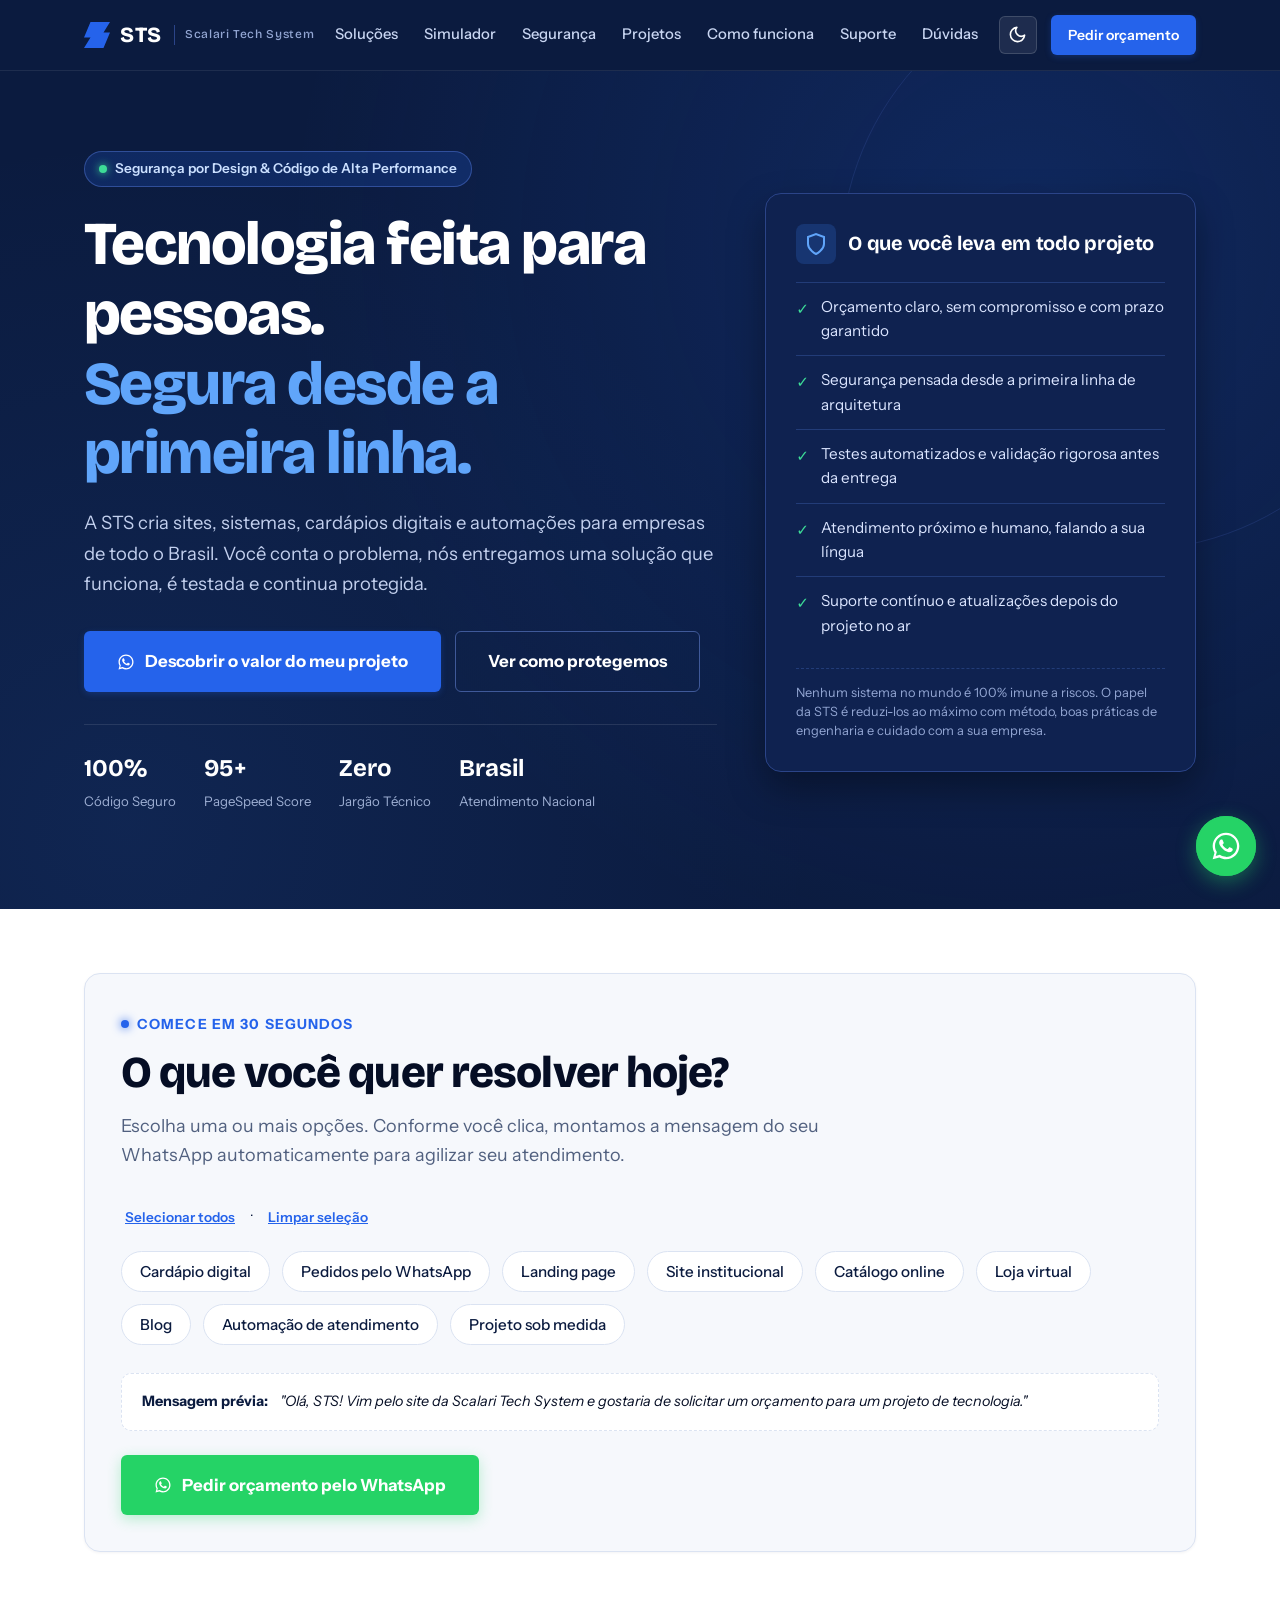
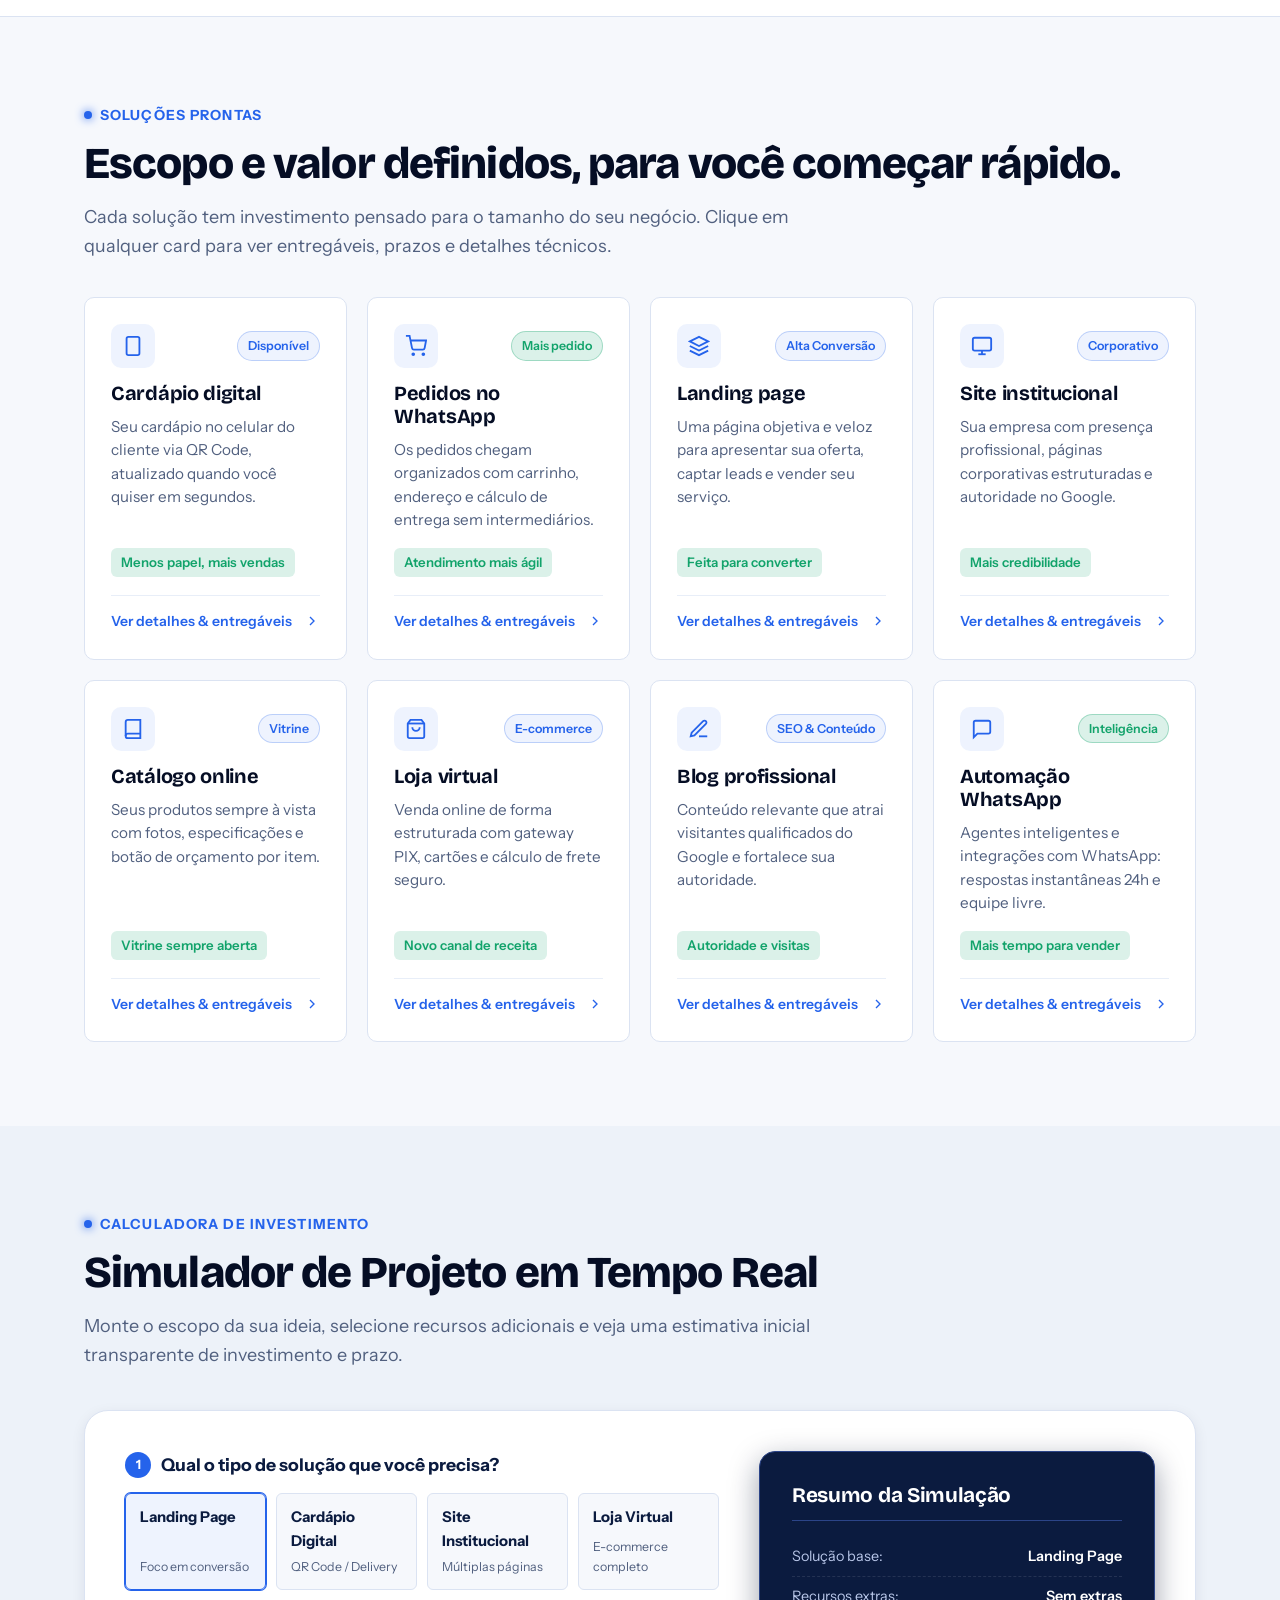
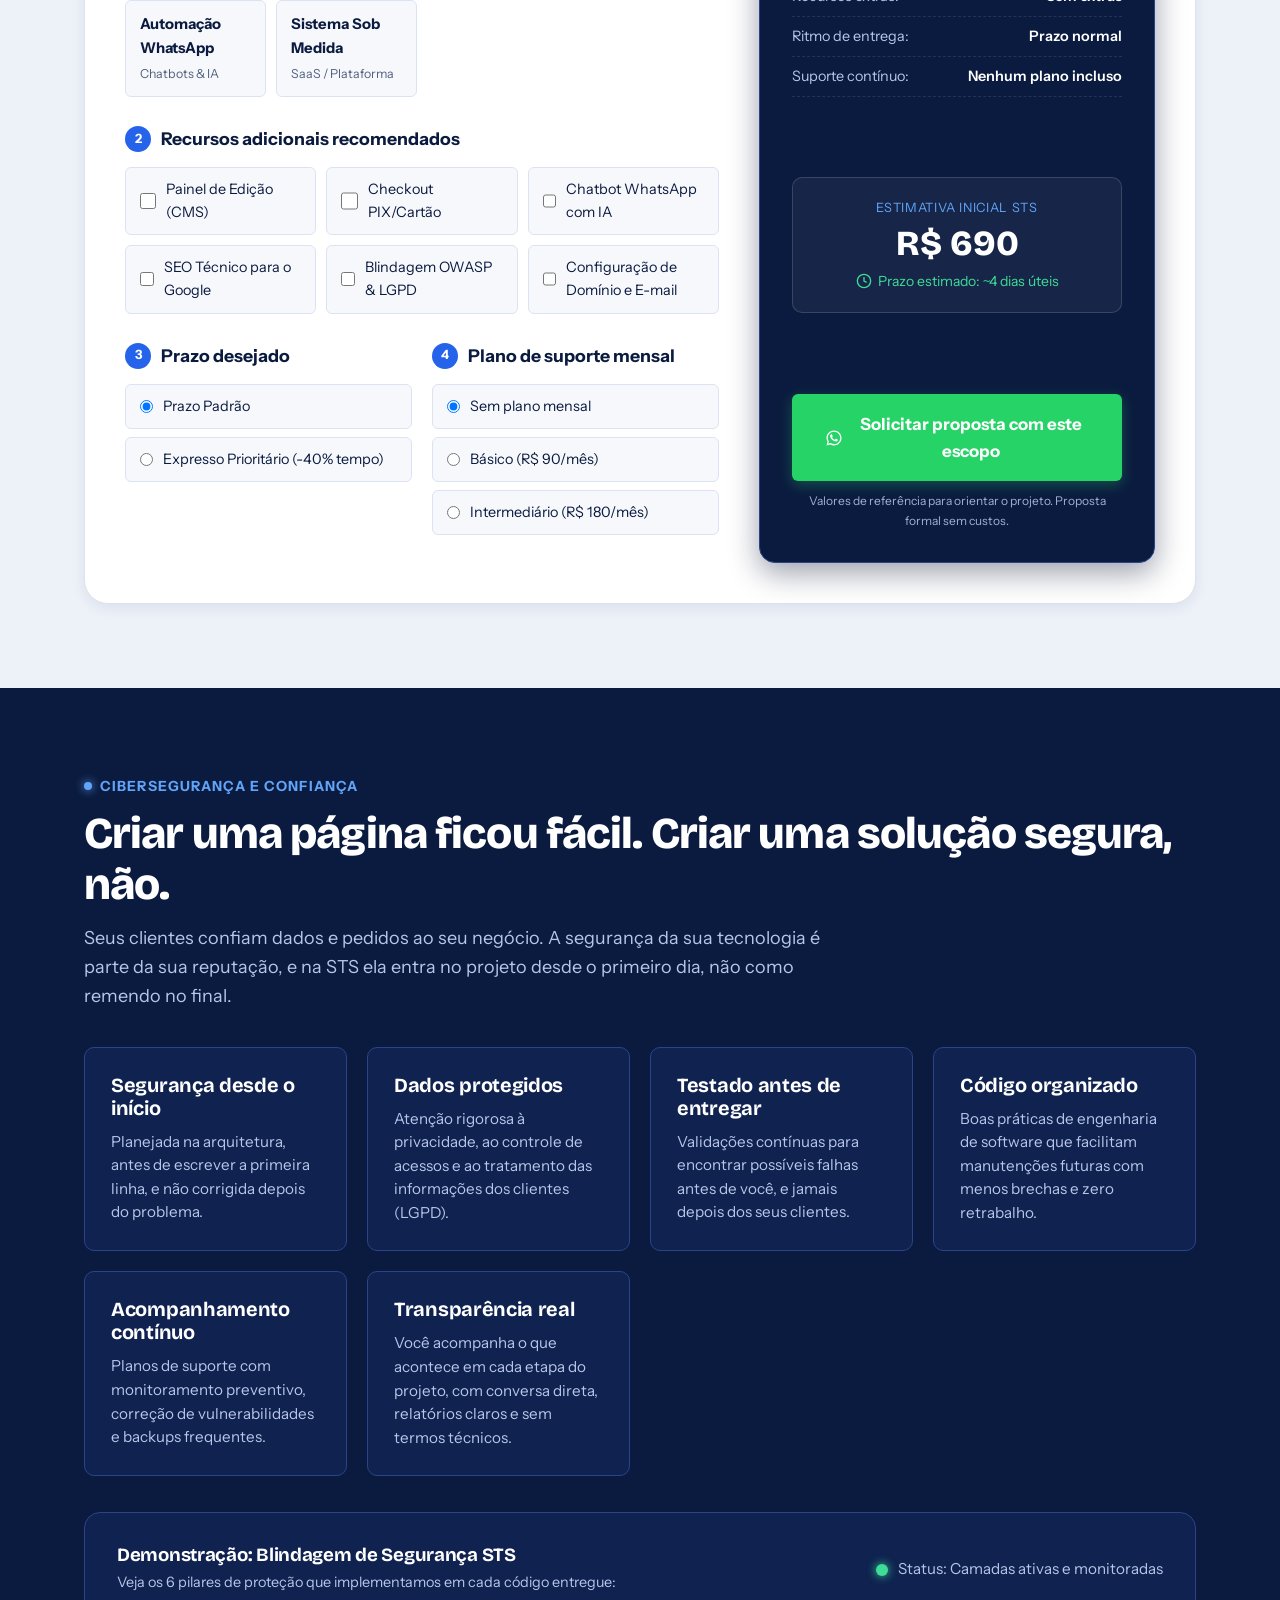
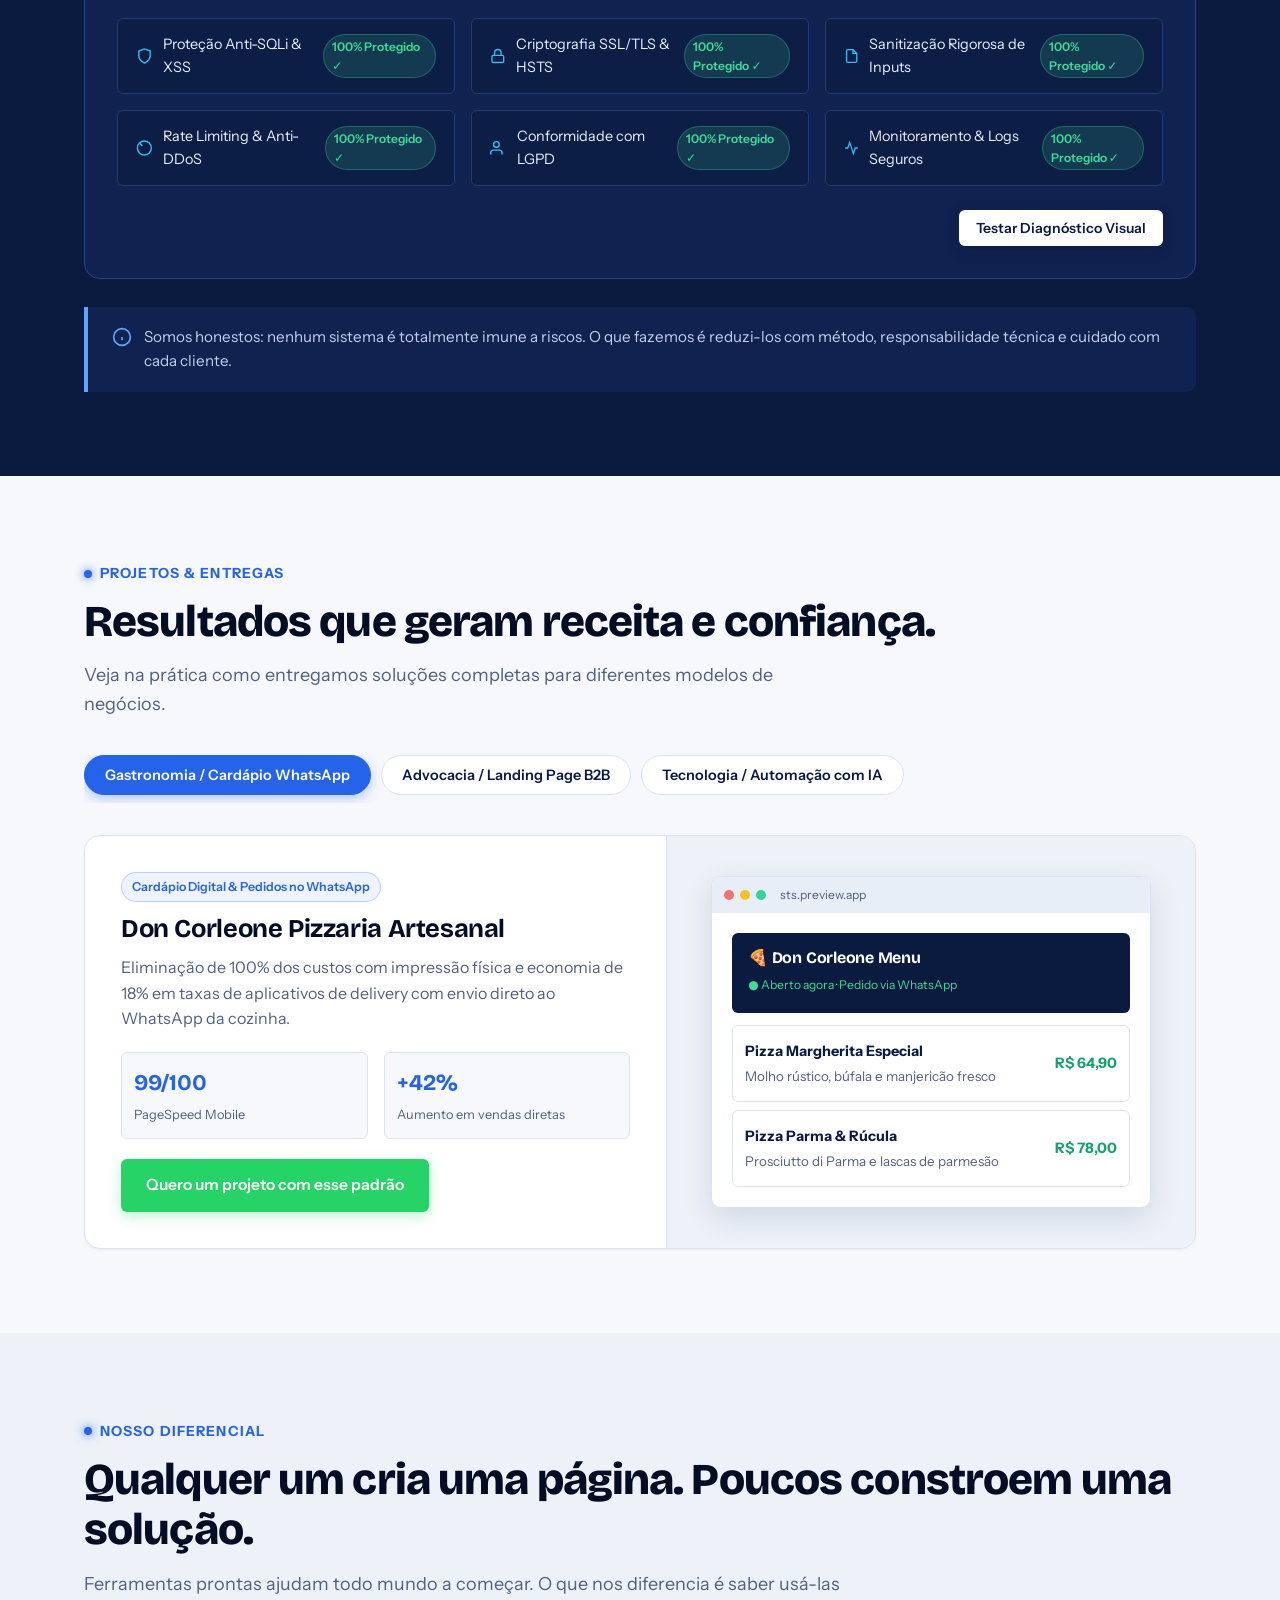
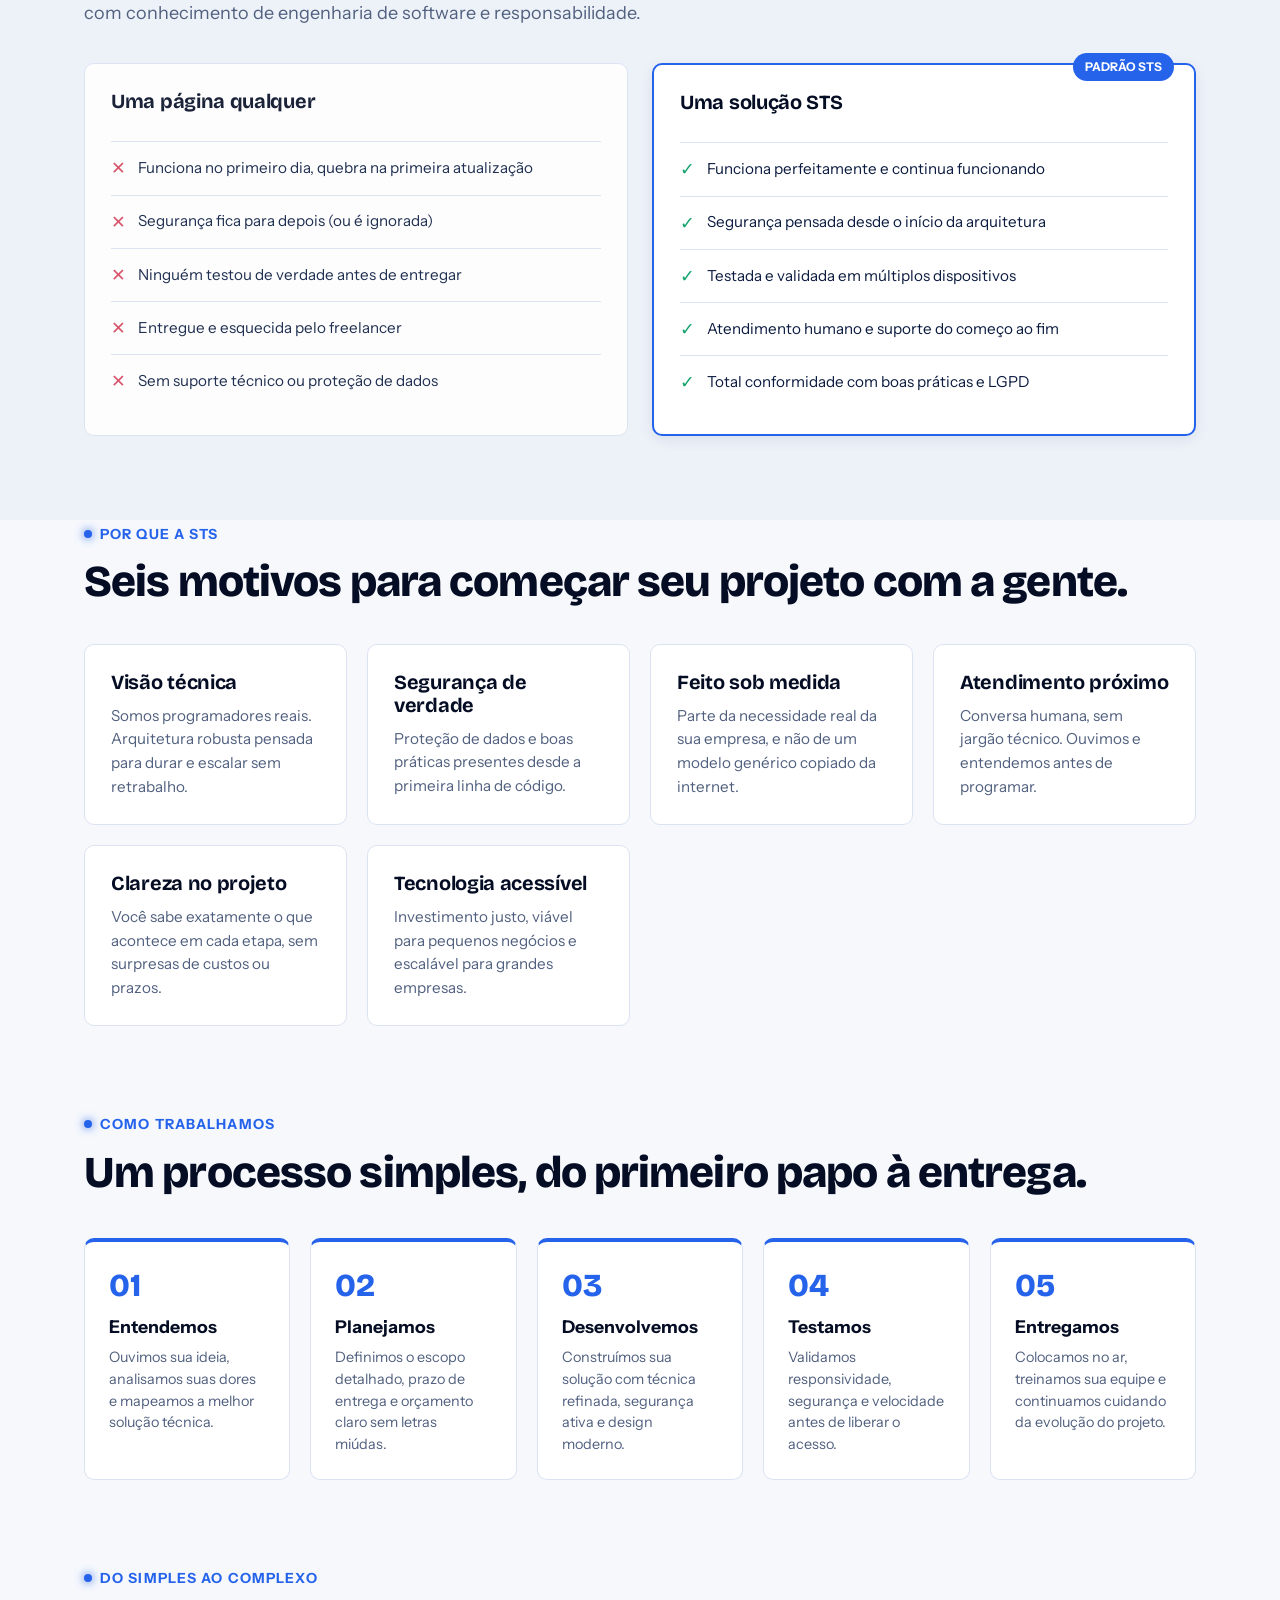
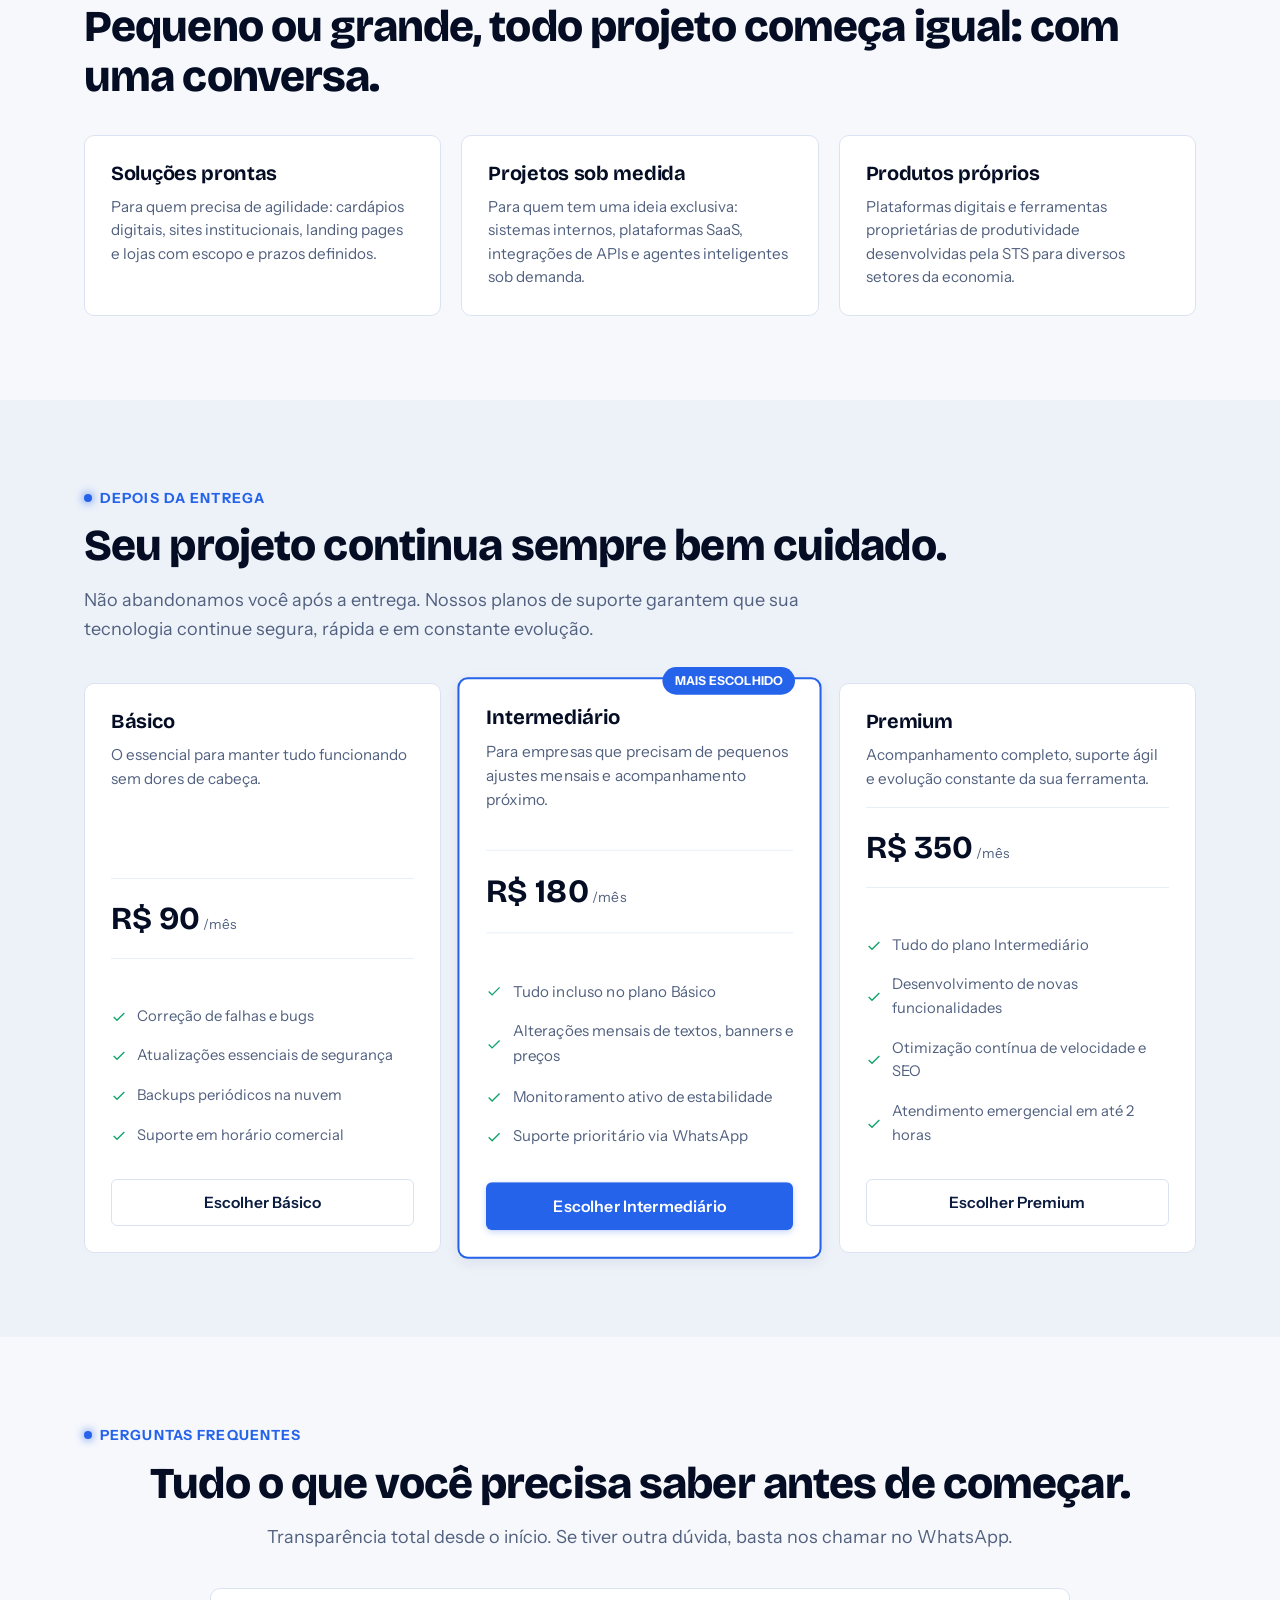
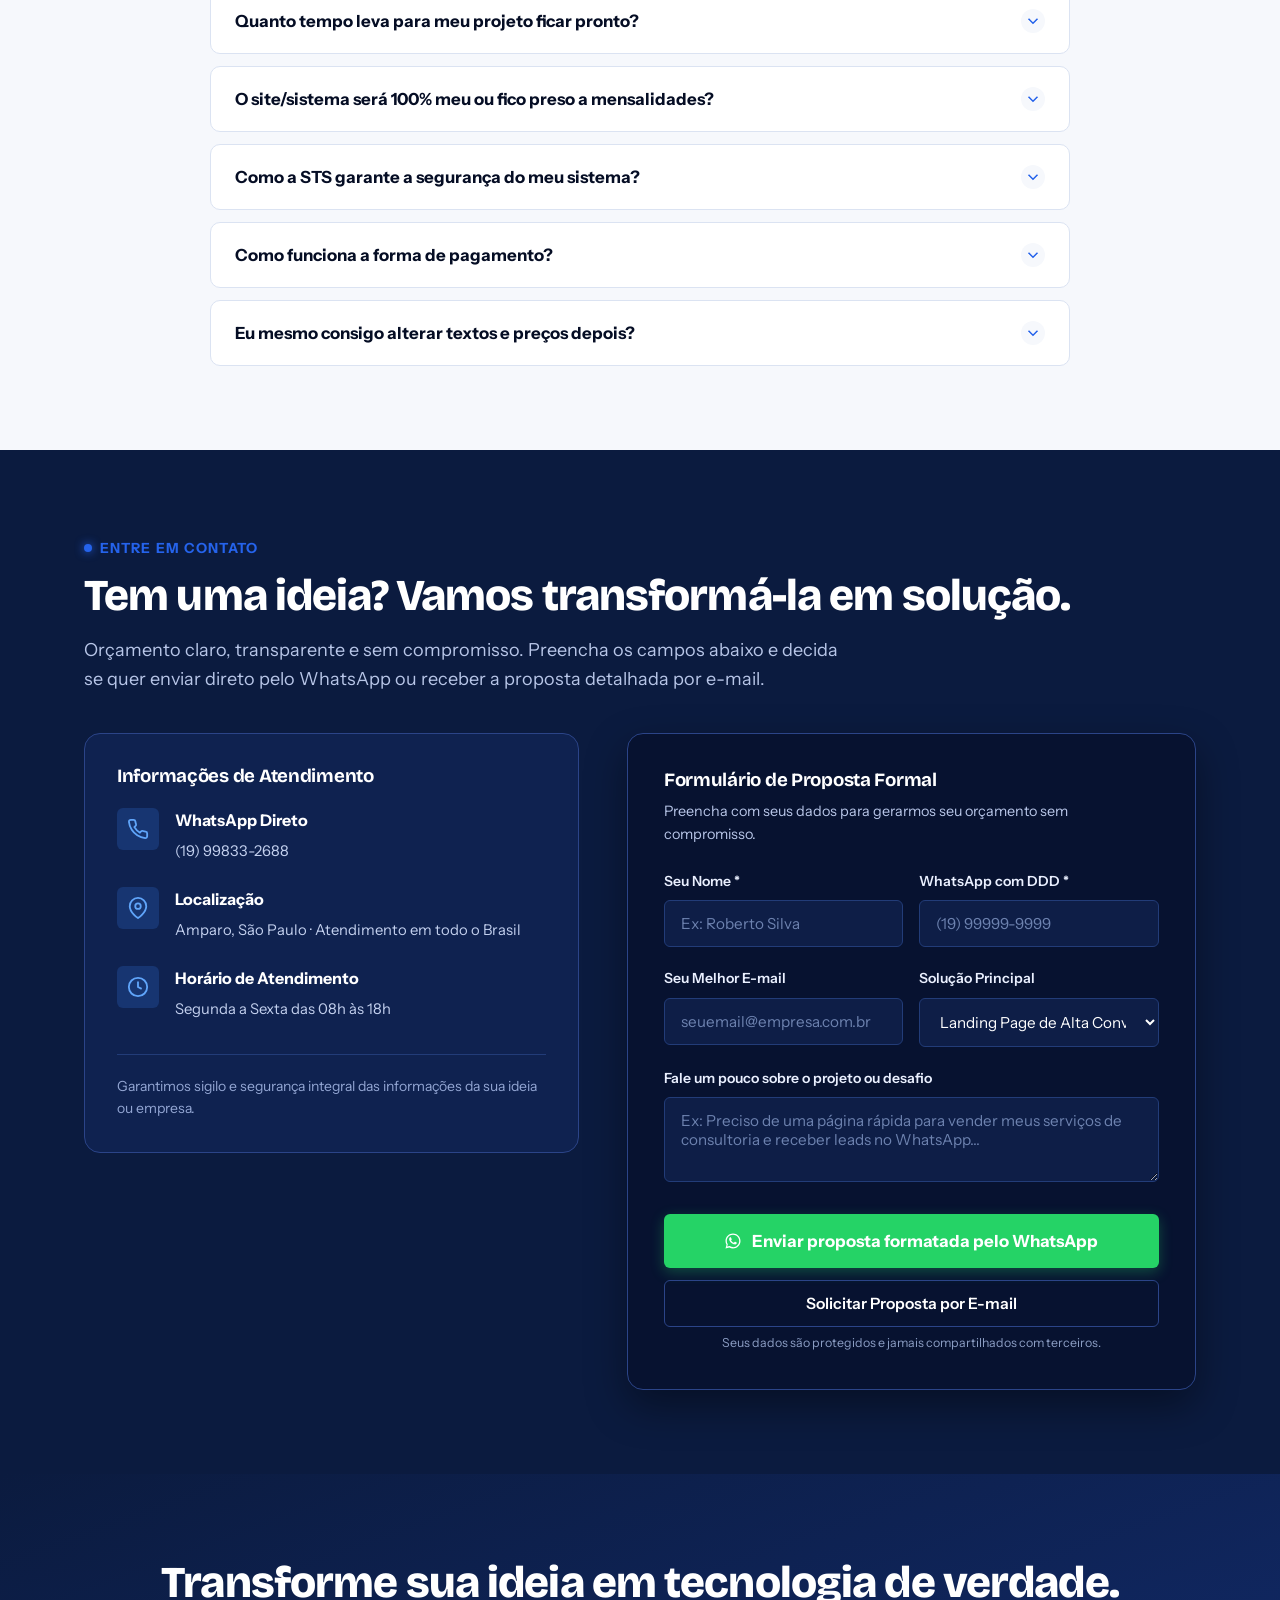
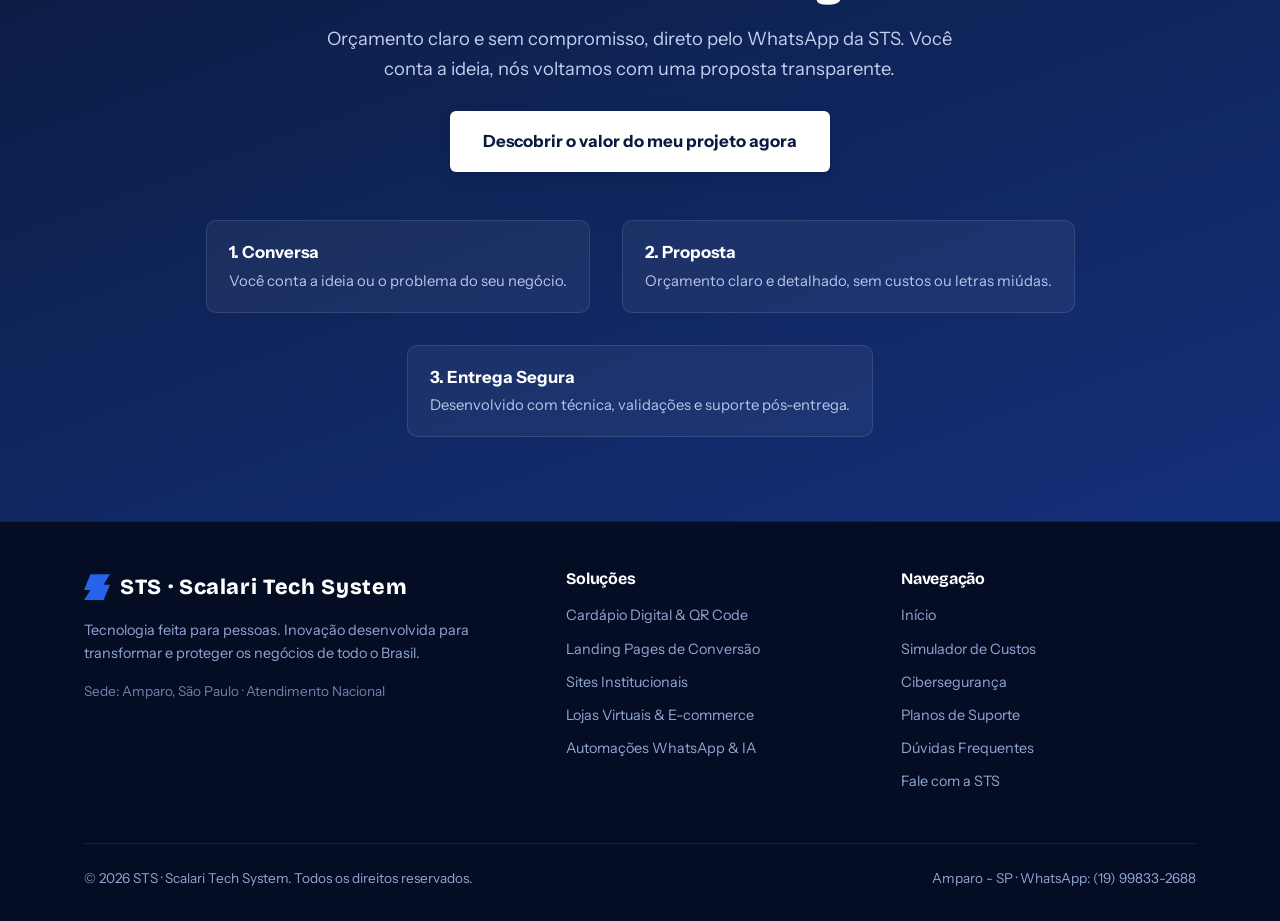
<file: index.html>
<!DOCTYPE html>
<html lang="pt-BR" data-theme="light">
<head>
  <meta charset="utf-8">
  <meta name="viewport" content="width=device-width, initial-scale=1, viewport-fit=cover">
  <title>STS · Scalari Tech System — Tecnologia segura, feita para pessoas</title>
  
  <!-- SEO & Social Meta Tags -->
  <meta name="description" content="A STS desenvolve sites, cardápios digitais, lojas virtuais, sistemas web e automações seguras para empresas de todo o Brasil. Segurança pensada desde a primeira linha.">
  <meta name="keywords" content="desenvolvimento de software, cardápio digital, landing page, site institucional, automação whatsapp, cibersegurança, scalari tech system, amparo sp">
  <meta name="author" content="STS · Scalari Tech System">
  <meta property="og:title" content="STS · Scalari Tech System — Tecnologia segura, feita para pessoas">
  <meta property="og:description" content="Criação de sites, sistemas, cardápios digitais e automações inteligentes com segurança desde a primeira linha de código.">
  <meta property="og:type" content="website">
  <meta name="theme-color" content="#0b1b3f">

  <!-- Favicon SVG -->
  <link rel="icon" href="data:image/svg+xml,<svg xmlns='http://www.w3.org/2000/svg' viewBox='0 0 32 32'><path fill='%232563eb' d='M8 0h24l-8 13h8L24 32H0l8-13H0z'/></svg>">

  <!-- Google Fonts: Bricolage Grotesque + Instrument Sans -->
  <link rel="preconnect" href="https://fonts.googleapis.com">
  <link rel="preconnect" href="https://fonts.gstatic.com" crossorigin>
  <link href="https://fonts.googleapis.com/css2?family=Bricolage+Grotesque:wght@500;600;700;800&family=Instrument+Sans:ital,wght@0,400;0,500;0,600;0,700;1,400&display=swap" rel="stylesheet">

  <!-- Stylesheet -->
  <link rel="stylesheet" href="css/style.css">
</head>
<body>

  <!-- Top Scroll Progress Indicator -->
  <div id="scroll-progress"></div>

  <!-- Toast Notification Container -->
  <div id="toast-container" class="toast-container" aria-live="polite"></div>

  <!-- Header / Navigation Bar -->
  <nav>
    <div class="w">
      <a class="logo" href="#" aria-label="STS Scalari Tech System Página Inicial">
        <i class="logo-icon"></i>
        <span>STS</span>
        <span class="logo-sub">Scalari Tech System</span>
      </a>

      <div class="nav-links">
        <a href="#solucoes">Soluções</a>
        <a href="#simulador">Simulador</a>
        <a href="#seguranca">Segurança</a>
        <a href="#cases">Projetos</a>
        <a href="#processo">Como funciona</a>
        <a href="#planos">Suporte</a>
        <a href="#faq">Dúvidas</a>
      </div>

      <div class="nav-actions">
        <!-- Theme Switcher Button -->
        <button id="theme-toggle" class="theme-toggle" type="button" aria-label="Alternar tema claro e escuro" title="Alternar tema">
          <!-- Sun Icon -->
          <svg class="icon-sun" viewBox="0 0 24 24" fill="none" stroke="currentColor" stroke-width="2" stroke-linecap="round" stroke-linejoin="round">
            <circle cx="12" cy="12" r="5"></circle>
            <line x1="12" y1="1" x2="12" y2="3"></line>
            <line x1="12" y1="21" x2="12" y2="23"></line>
            <line x1="4.22" y1="4.22" x2="5.64" y2="5.64"></line>
            <line x1="18.36" y1="18.36" x2="19.78" y2="19.78"></line>
            <line x1="1" y1="12" x2="3" y2="12"></line>
            <line x1="21" y1="12" x2="23" y2="12"></line>
            <line x1="4.22" y1="19.78" x2="5.64" y2="18.36"></line>
            <line x1="18.36" y1="5.64" x2="19.78" y2="4.22"></line>
          </svg>
          <!-- Moon Icon -->
          <svg class="icon-moon" viewBox="0 0 24 24" fill="none" stroke="currentColor" stroke-width="2" stroke-linecap="round" stroke-linejoin="round">
            <path d="M21 12.79A9 9 0 1 1 11.21 3 7 7 0 0 0 21 12.79z"></path>
          </svg>
        </button>

        <a class="btn btn-sm" href="#contato">Pedir orçamento</a>

        <!-- Mobile Drawer Toggle -->
        <button id="mobile-toggle" class="mobile-toggle" type="button" aria-label="Menu de navegação" aria-expanded="false">
          <span></span>
          <span></span>
          <span></span>
        </button>
      </div>
    </div>
  </nav>

  <!-- Mobile Drawer Menu -->
  <div id="mobile-drawer" class="mobile-drawer" role="navigation" aria-label="Menu móvel">
    <a href="#solucoes">Soluções</a>
    <a href="#simulador">Simulador de Orçamento</a>
    <a href="#seguranca">Cibersegurança</a>
    <a href="#cases">Projetos & Demonstrações</a>
    <a href="#processo">Como funciona</a>
    <a href="#planos">Planos de Suporte</a>
    <a href="#faq">Perguntas Frequentes</a>
    <a href="#contato" class="btn" style="margin-top:10px;">Falar com um especialista</a>
  </div>

  <!-- Hero Section -->
  <header class="hero" id="inicio">
    <div class="w hero-grid">
      <div>
        <div class="hero-pill">
          <span class="dot"></span>
          <span>Segurança por Design & Código de Alta Performance</span>
        </div>
        <h1>
          Tecnologia feita para pessoas.
          <span>Segura desde a primeira linha.</span>
        </h1>
        <p class="hero-desc">
          A STS cria sites, sistemas, cardápios digitais e automações para empresas de todo o Brasil. Você conta o problema, nós entregamos uma solução que funciona, é testada e continua protegida.
        </p>

        <div class="hero-actions">
          <a class="btn btn-lg" id="wa-hero" href="#contato">
            <svg viewBox="0 0 24 24">
              <path d="M12 2C6.48 2 2 6.48 2 12c0 1.85.5 3.58 1.38 5.08L2 22l5.08-1.35C8.52 21.5 10.2 22 12 22c5.52 0 10-4.48 10-10S17.52 2 12 2zm0 18c-1.57 0-3.04-.43-4.32-1.18l-.31-.18-3.08.82.83-3-.2-.33C4.16 14.93 3.75 13.5 3.75 12c0-4.55 3.7-8.25 8.25-8.25s8.25 3.7 8.25 8.25-3.7 8.25-8.25 8.25zm4.52-6.17c-.25-.12-1.47-.72-1.7-.8-.23-.08-.39-.12-.56.12-.17.25-.65.8-.8 1-.15.15-.3.17-.55.05-.25-.12-1.05-.39-2-1.24-.74-.66-1.24-1.47-1.39-1.72-.15-.25-.02-.38.11-.5.11-.11.25-.28.37-.43.12-.14.17-.25.25-.42.08-.17.04-.32-.02-.45-.06-.12-.56-1.35-.77-1.85-.2-.48-.41-.42-.56-.43h-.48c-.17 0-.44.06-.67.31-.23.25-.88.86-.88 2.1s.9 2.43 1.02 2.6c.13.17 1.77 2.7 4.29 3.79.6.26 1.07.41 1.44.53.6.19 1.15.16 1.58.1.48-.07 1.47-.6 1.68-1.18.21-.58.21-1.08.15-1.18-.06-.1-.23-.16-.48-.28z"/>
            </svg>
            Descobrir o valor do meu projeto
          </a>
          <a class="btn o btn-lg" href="#seguranca">
            Ver como protegemos
          </a>
        </div>

        <div class="hero-stats">
          <div class="hero-stat-item">
            <b>100%</b>
            <span>Código Seguro</span>
          </div>
          <div class="hero-stat-item">
            <b>95+</b>
            <span>PageSpeed Score</span>
          </div>
          <div class="hero-stat-item">
            <b>Zero</b>
            <span>Jargão Técnico</span>
          </div>
          <div class="hero-stat-item">
            <b>Brasil</b>
            <span>Atendimento Nacional</span>
          </div>
        </div>
      </div>

      <!-- Shield Card (Original Preset Enhanced) -->
      <aside class="shield">
        <div class="shield-header">
          <div class="shield-header-icon">
            <svg width="24" height="24" viewBox="0 0 24 24" fill="none" stroke="currentColor" stroke-width="2">
              <path d="M12 22s8-4 8-10V5l-8-3-8 3v7c0 6 8 10 8 10z"/>
            </svg>
          </div>
          <h3>O que você leva em todo projeto</h3>
        </div>
        <ul>
          <li><span class="check-icon">✓</span> Orçamento claro, sem compromisso e com prazo garantido</li>
          <li><span class="check-icon">✓</span> Segurança pensada desde a primeira linha de arquitetura</li>
          <li><span class="check-icon">✓</span> Testes automatizados e validação rigorosa antes da entrega</li>
          <li><span class="check-icon">✓</span> Atendimento próximo e humano, falando a sua língua</li>
          <li><span class="check-icon">✓</span> Suporte contínuo e atualizações depois do projeto no ar</li>
        </ul>
        <small>Nenhum sistema no mundo é 100% imune a riscos. O papel da STS é reduzi-los ao máximo com método, boas práticas de engenharia e cuidado com a sua empresa.</small>
      </aside>
    </div>
  </header>

  <!-- Quick WhatsApp Contact Selector (Preset Enhancements) -->
  <section class="pick" id="contato-rapido">
    <div class="w">
      <div class="pick-wrapper">
        <div class="k">Comece em 30 segundos</div>
        <h2>O que você quer resolver hoje?</h2>
        <p class="sub">Escolha uma ou mais opções. Conforme você clica, montamos a mensagem do seu WhatsApp automaticamente para agilizar seu atendimento.</p>
        
        <div class="chip-controls">
          <button type="button" id="chips-select-all">Selecionar todos</button>
          <span>·</span>
          <button type="button" id="chips-clear-all">Limpar seleção</button>
        </div>

        <div class="chips" id="chips" role="group" aria-label="Selecione as soluções desejadas"></div>

        <div class="wa-preview-box">
          <b>Mensagem prévia:</b>
          <span class="wa-preview-text" id="wa-preview-text">"Olá, STS! Vim pelo site e gostaria de um orçamento..."</span>
        </div>

        <a class="btn btn-lg wa-btn" id="wa" href="#" target="_blank" rel="noopener">
          <svg viewBox="0 0 24 24">
            <path d="M12 2C6.48 2 2 6.48 2 12c0 1.85.5 3.58 1.38 5.08L2 22l5.08-1.35C8.52 21.5 10.2 22 12 22c5.52 0 10-4.48 10-10S17.52 2 12 2zm0 18c-1.57 0-3.04-.43-4.32-1.18l-.31-.18-3.08.82.83-3-.2-.33C4.16 14.93 3.75 13.5 3.75 12c0-4.55 3.7-8.25 8.25-8.25s8.25 3.7 8.25 8.25-3.7 8.25-8.25 8.25zm4.52-6.17c-.25-.12-1.47-.72-1.7-.8-.23-.08-.39-.12-.56.12-.17.25-.65.8-.8 1-.15.15-.3.17-.55.05-.25-.12-1.05-.39-2-1.24-.74-.66-1.24-1.47-1.39-1.72-.15-.25-.02-.38.11-.5.11-.11.25-.28.37-.43.12-.14.17-.25.25-.42.08-.17.04-.32-.02-.45-.06-.12-.56-1.35-.77-1.85-.2-.48-.41-.42-.56-.43h-.48c-.17 0-.44.06-.67.31-.23.25-.88.86-.88 2.1s.9 2.43 1.02 2.6c.13.17 1.77 2.7 4.29 3.79.6.26 1.07.41 1.44.53.6.19 1.15.16 1.58.1.48-.07 1.47-.6 1.68-1.18.21-.58.21-1.08.15-1.18-.06-.1-.23-.16-.48-.28z"/>
          </svg>
          Pedir orçamento pelo WhatsApp
        </a>
      </div>
    </div>
  </section>

  <!-- Solutions Section with Interactive Specification Modals -->
  <section id="solucoes">
    <div class="w">
      <div class="k">Soluções prontas</div>
      <h2>Escopo e valor definidos, para você começar rápido.</h2>
      <p class="sub">Cada solução tem investimento pensado para o tamanho do seu negócio. Clique em qualquer card para ver entregáveis, prazos e detalhes técnicos.</p>
      
      <div class="grid">
        <!-- 1. Cardápio digital -->
        <div class="c solution-card" data-solution="cardapio">
          <div class="solution-card-header">
            <div class="solution-icon">
              <svg viewBox="0 0 24 24" fill="none" stroke="currentColor" stroke-width="2">
                <rect x="5" y="2" width="14" height="20" rx="2" ry="2"/>
                <line x1="12" y1="18" x2="12.01" y2="18"/>
              </svg>
            </div>
            <span class="badge">Disponível</span>
          </div>
          <h3>Cardápio digital</h3>
          <p>Seu cardápio no celular do cliente via QR Code, atualizado quando você quiser em segundos.</p>
          <span class="tag">Menos papel, mais vendas</span>
          <div class="solution-action">
            <span>Ver detalhes & entregáveis</span>
            <svg viewBox="0 0 24 24" fill="none" stroke="currentColor" stroke-width="2"><polyline points="9 18 15 12 9 6"/></svg>
          </div>
        </div>

        <!-- 2. Cardápio WhatsApp -->
        <div class="c solution-card" data-solution="cardapio-wa">
          <div class="solution-card-header">
            <div class="solution-icon">
              <svg viewBox="0 0 24 24" fill="none" stroke="currentColor" stroke-width="2">
                <circle cx="9" cy="21" r="1"/>
                <circle cx="20" cy="21" r="1"/>
                <path d="M1 1h4l2.68 13.39a2 2 0 0 0 2 1.61h9.72a2 2 0 0 0 2-1.61L23 6H6"/>
              </svg>
            </div>
            <span class="badge badge-ok">Mais pedido</span>
          </div>
          <h3>Pedidos no WhatsApp</h3>
          <p>Os pedidos chegam organizados com carrinho, endereço e cálculo de entrega sem intermediários.</p>
          <span class="tag">Atendimento mais ágil</span>
          <div class="solution-action">
            <span>Ver detalhes & entregáveis</span>
            <svg viewBox="0 0 24 24" fill="none" stroke="currentColor" stroke-width="2"><polyline points="9 18 15 12 9 6"/></svg>
          </div>
        </div>

        <!-- 3. Landing page -->
        <div class="c solution-card" data-solution="landing-page">
          <div class="solution-card-header">
            <div class="solution-icon">
              <svg viewBox="0 0 24 24" fill="none" stroke="currentColor" stroke-width="2">
                <polygon points="12 2 2 7 12 12 22 7 12 2"/>
                <polyline points="2 17 12 22 22 17"/>
                <polyline points="2 12 12 17 22 12"/>
              </svg>
            </div>
            <span class="badge">Alta Conversão</span>
          </div>
          <h3>Landing page</h3>
          <p>Uma página objetiva e veloz para apresentar sua oferta, captar leads e vender seu serviço.</p>
          <span class="tag">Feita para converter</span>
          <div class="solution-action">
            <span>Ver detalhes & entregáveis</span>
            <svg viewBox="0 0 24 24" fill="none" stroke="currentColor" stroke-width="2"><polyline points="9 18 15 12 9 6"/></svg>
          </div>
        </div>

        <!-- 4. Site institucional -->
        <div class="c solution-card" data-solution="site-institucional">
          <div class="solution-card-header">
            <div class="solution-icon">
              <svg viewBox="0 0 24 24" fill="none" stroke="currentColor" stroke-width="2">
                <rect x="2" y="3" width="20" height="14" rx="2" ry="2"/>
                <line x1="8" y1="21" x2="16" y2="21"/>
                <line x1="12" y1="17" x2="12" y2="21"/>
              </svg>
            </div>
            <span class="badge">Corporativo</span>
          </div>
          <h3>Site institucional</h3>
          <p>Sua empresa com presença profissional, páginas corporativas estruturadas e autoridade no Google.</p>
          <span class="tag">Mais credibilidade</span>
          <div class="solution-action">
            <span>Ver detalhes & entregáveis</span>
            <svg viewBox="0 0 24 24" fill="none" stroke="currentColor" stroke-width="2"><polyline points="9 18 15 12 9 6"/></svg>
          </div>
        </div>

        <!-- 5. Catálogo online -->
        <div class="c solution-card" data-solution="catalogo">
          <div class="solution-card-header">
            <div class="solution-icon">
              <svg viewBox="0 0 24 24" fill="none" stroke="currentColor" stroke-width="2">
                <path d="M4 19.5A2.5 2.5 0 0 1 6.5 17H20"/>
                <path d="M6.5 2H20v20H6.5A2.5 2.5 0 0 1 4 19.5v-15A2.5 2.5 0 0 1 6.5 2z"/>
              </svg>
            </div>
            <span class="badge">Vitrine</span>
          </div>
          <h3>Catálogo online</h3>
          <p>Seus produtos sempre à vista com fotos, especificações e botão de orçamento por item.</p>
          <span class="tag">Vitrine sempre aberta</span>
          <div class="solution-action">
            <span>Ver detalhes & entregáveis</span>
            <svg viewBox="0 0 24 24" fill="none" stroke="currentColor" stroke-width="2"><polyline points="9 18 15 12 9 6"/></svg>
          </div>
        </div>

        <!-- 6. Loja virtual -->
        <div class="c solution-card" data-solution="loja-virtual">
          <div class="solution-card-header">
            <div class="solution-icon">
              <svg viewBox="0 0 24 24" fill="none" stroke="currentColor" stroke-width="2">
                <path d="M6 2L3 6v14a2 2 0 0 0 2 2h14a2 2 0 0 0 2-2V6l-3-4z"/>
                <line x1="3" y1="6" x2="21" y2="6"/>
                <path d="M16 10a4 4 0 0 1-8 0"/>
              </svg>
            </div>
            <span class="badge">E-commerce</span>
          </div>
          <h3>Loja virtual</h3>
          <p>Venda online de forma estruturada com gateway PIX, cartões e cálculo de frete seguro.</p>
          <span class="tag">Novo canal de receita</span>
          <div class="solution-action">
            <span>Ver detalhes & entregáveis</span>
            <svg viewBox="0 0 24 24" fill="none" stroke="currentColor" stroke-width="2"><polyline points="9 18 15 12 9 6"/></svg>
          </div>
        </div>

        <!-- 7. Blog profissional -->
        <div class="c solution-card" data-solution="blog">
          <div class="solution-card-header">
            <div class="solution-icon">
              <svg viewBox="0 0 24 24" fill="none" stroke="currentColor" stroke-width="2">
                <path d="M12 20h9"/>
                <path d="M16.5 3.5a2.121 2.121 0 0 1 3 3L7 19l-4 1 1-4L16.5 3.5z"/>
              </svg>
            </div>
            <span class="badge">SEO & Conteúdo</span>
          </div>
          <h3>Blog profissional</h3>
          <p>Conteúdo relevante que atrai visitantes qualificados do Google e fortalece sua autoridade.</p>
          <span class="tag">Autoridade e visitas</span>
          <div class="solution-action">
            <span>Ver detalhes & entregáveis</span>
            <svg viewBox="0 0 24 24" fill="none" stroke="currentColor" stroke-width="2"><polyline points="9 18 15 12 9 6"/></svg>
          </div>
        </div>

        <!-- 8. Automação de atendimento -->
        <div class="c solution-card" data-solution="automacao">
          <div class="solution-card-header">
            <div class="solution-icon">
              <svg viewBox="0 0 24 24" fill="none" stroke="currentColor" stroke-width="2">
                <path d="M21 15a2 2 0 0 1-2 2H7l-4 4V5a2 2 0 0 1 2-2h14a2 2 0 0 1 2 2z"/>
              </svg>
            </div>
            <span class="badge badge-ok">Inteligência</span>
          </div>
          <h3>Automação WhatsApp</h3>
          <p>Agentes inteligentes e integrações com WhatsApp: respostas instantâneas 24h e equipe livre.</p>
          <span class="tag">Mais tempo para vender</span>
          <div class="solution-action">
            <span>Ver detalhes & entregáveis</span>
            <svg viewBox="0 0 24 24" fill="none" stroke="currentColor" stroke-width="2"><polyline points="9 18 15 12 9 6"/></svg>
          </div>
        </div>
      </div>
    </div>
  </section>

  <!-- Interactive Solution Modal Backdrop -->
  <div id="solution-modal" class="modal-backdrop" role="dialog" aria-modal="true" aria-labelledby="modal-title">
    <div class="modal-container">
      <button id="modal-close" class="modal-close" type="button" aria-label="Fechar janela de detalhes">&times;</button>
      <span id="modal-badge" class="badge modal-badge">Categoria</span>
      <h3 id="modal-title" class="modal-title">Título da Solução</h3>
      <p id="modal-desc" class="modal-desc">Descrição completa do serviço.</p>
      
      <h4 style="font-size:1.05rem; margin-bottom:12px;">O que está incluso nesta entrega:</h4>
      <ul id="modal-features" class="modal-features-list"></ul>

      <div class="modal-footer">
        <span id="modal-timeframe" style="font-weight:600; color:var(--mut); font-size:0.9rem;">Prazo médio: 5 dias úteis</span>
        <a id="modal-cta" class="btn wa-btn" href="#" target="_blank" rel="noopener">Quero esta solução</a>
      </div>
    </div>
  </div>

  <!-- Interactive Project Budget & Timeline Calculator (NEW EXCLUSIVE FEATURE) -->
  <section class="sec-alt" id="simulador">
    <div class="w">
      <div class="k">Calculadora de Investimento</div>
      <h2>Simulador de Projeto em Tempo Real</h2>
      <p class="sub">Monte o escopo da sua ideia, selecione recursos adicionais e veja uma estimativa inicial transparente de investimento e prazo.</p>

      <div class="calc-card">
        <div class="calc-grid">
          <!-- Step by step inputs -->
          <div>
            <!-- Step 1 -->
            <div class="calc-step">
              <div class="calc-step-title">
                <span class="step-num">1</span>
                <span>Qual o tipo de solução que você precisa?</span>
              </div>
              <div class="calc-options-grid">
                <div class="calc-opt selected" data-calc-project="landing">
                  <b>Landing Page</b>
                  <small>Foco em conversão</small>
                </div>
                <div class="calc-opt" data-calc-project="cardapio">
                  <b>Cardápio Digital</b>
                  <small>QR Code / Delivery</small>
                </div>
                <div class="calc-opt" data-calc-project="institucional">
                  <b>Site Institucional</b>
                  <small>Múltiplas páginas</small>
                </div>
                <div class="calc-opt" data-calc-project="loja">
                  <b>Loja Virtual</b>
                  <small>E-commerce completo</small>
                </div>
                <div class="calc-opt" data-calc-project="automacao">
                  <b>Automação WhatsApp</b>
                  <small>Chatbots & IA</small>
                </div>
                <div class="calc-opt" data-calc-project="custom">
                  <b>Sistema Sob Medida</b>
                  <small>SaaS / Plataforma</small>
                </div>
              </div>
            </div>

            <!-- Step 2 -->
            <div class="calc-step">
              <div class="calc-step-title">
                <span class="step-num">2</span>
                <span>Recursos adicionais recomendados</span>
              </div>
              <div class="calc-checkboxes">
                <label class="calc-check">
                  <input type="checkbox" class="calc-addon-check" value="cms">
                  <span>Painel de Edição (CMS)</span>
                </label>
                <label class="calc-check">
                  <input type="checkbox" class="calc-addon-check" value="payment">
                  <span>Checkout PIX/Cartão</span>
                </label>
                <label class="calc-check">
                  <input type="checkbox" class="calc-addon-check" value="chatbot">
                  <span>Chatbot WhatsApp com IA</span>
                </label>
                <label class="calc-check">
                  <input type="checkbox" class="calc-addon-check" value="seo">
                  <span>SEO Técnico para o Google</span>
                </label>
                <label class="calc-check">
                  <input type="checkbox" class="calc-addon-check" value="sec">
                  <span>Blindagem OWASP & LGPD</span>
                </label>
                <label class="calc-check">
                  <input type="checkbox" class="calc-addon-check" value="domain">
                  <span>Configuração de Domínio e E-mail</span>
                </label>
              </div>
            </div>

            <!-- Step 3 & 4 Grid -->
            <div style="display:grid; grid-template-columns:1fr 1fr; gap:20px;">
              <div class="calc-step">
                <div class="calc-step-title">
                  <span class="step-num">3</span>
                  <span>Prazo desejado</span>
                </div>
                <label class="calc-check" style="margin-bottom:8px;">
                  <input type="radio" name="calc-speed" value="normal" checked>
                  <span>Prazo Padrão</span>
                </label>
                <label class="calc-check">
                  <input type="radio" name="calc-speed" value="urgent">
                  <span>Expresso Prioritário (-40% tempo)</span>
                </label>
              </div>

              <div class="calc-step">
                <div class="calc-step-title">
                  <span class="step-num">4</span>
                  <span>Plano de suporte mensal</span>
                </div>
                <label class="calc-check" style="margin-bottom:8px;">
                  <input type="radio" name="calc-support" value="none" checked>
                  <span>Sem plano mensal</span>
                </label>
                <label class="calc-check" style="margin-bottom:8px;">
                  <input type="radio" name="calc-support" value="basico">
                  <span>Básico (R$ 90/mês)</span>
                </label>
                <label class="calc-check">
                  <input type="radio" name="calc-support" value="inter">
                  <span>Intermediário (R$ 180/mês)</span>
                </label>
              </div>
            </div>
          </div>

          <!-- Summary and output -->
          <div class="calc-summary">
            <div>
              <h3>Resumo da Simulação</h3>
              <div class="calc-summary-item">
                <span>Solução base:</span>
                <span id="calc-sum-type">Landing Page</span>
              </div>
              <div class="calc-summary-item">
                <span>Recursos extras:</span>
                <span id="calc-sum-addons">Sem extras</span>
              </div>
              <div class="calc-summary-item">
                <span>Ritmo de entrega:</span>
                <span id="calc-sum-speed">Prazo normal</span>
              </div>
              <div class="calc-summary-item">
                <span>Suporte contínuo:</span>
                <span id="calc-sum-support">Nenhum plano incluso</span>
              </div>
            </div>

            <div class="calc-estimate-box">
              <div class="calc-estimate-label">Estimativa Inicial STS</div>
              <div class="calc-estimate-val" id="calc-estimate-val">R$ 690</div>
              <div class="calc-estimate-time" id="calc-estimate-time">
                <svg width="16" height="16" viewBox="0 0 24 24" fill="none" stroke="currentColor" stroke-width="2">
                  <circle cx="12" cy="12" r="10"/><polyline points="12 6 12 12 16 14"/>
                </svg>
                <span>Prazo estimado: ~4 dias úteis</span>
              </div>
            </div>

            <div>
              <a class="btn btn-lg wa-btn" id="calc-send-wa" href="#" target="_blank" rel="noopener" style="width:100%;">
                <svg viewBox="0 0 24 24">
                  <path d="M12 2C6.48 2 2 6.48 2 12c0 1.85.5 3.58 1.38 5.08L2 22l5.08-1.35C8.52 21.5 10.2 22 12 22c5.52 0 10-4.48 10-10S17.52 2 12 2zm0 18c-1.57 0-3.04-.43-4.32-1.18l-.31-.18-3.08.82.83-3-.2-.33C4.16 14.93 3.75 13.5 3.75 12c0-4.55 3.7-8.25 8.25-8.25s8.25 3.7 8.25 8.25-3.7 8.25-8.25 8.25zm4.52-6.17c-.25-.12-1.47-.72-1.7-.8-.23-.08-.39-.12-.56.12-.17.25-.65.8-.8 1-.15.15-.3.17-.55.05-.25-.12-1.05-.39-2-1.24-.74-.66-1.24-1.47-1.39-1.72-.15-.25-.02-.38.11-.5.11-.11.25-.28.37-.43.12-.14.17-.25.25-.42.08-.17.04-.32-.02-.45-.06-.12-.56-1.35-.77-1.85-.2-.48-.41-.42-.56-.43h-.48c-.17 0-.44.06-.67.31-.23.25-.88.86-.88 2.1s.9 2.43 1.02 2.6c.13.17 1.77 2.7 4.29 3.79.6.26 1.07.41 1.44.53.6.19 1.15.16 1.58.1.48-.07 1.47-.6 1.68-1.18.21-.58.21-1.08.15-1.18-.06-.1-.23-.16-.48-.28z"/>
                </svg>
                Solicitar proposta com este escopo
              </a>
              <small style="display:block; text-align:center; color:#9fb0d4; margin-top:10px; font-size:0.75rem;">Valores de referência para orientar o projeto. Proposta formal sem custos.</small>
            </div>
          </div>
        </div>
      </div>
    </div>
  </section>

  <!-- Cybersecurity Section with Interactive Auditor Demo -->
  <section class="sec" id="seguranca">
    <div class="w">
      <div class="k">Cibersegurança e confiança</div>
      <h2>Criar uma página ficou fácil. Criar uma solução segura, não.</h2>
      <p class="sub">Seus clientes confiam dados e pedidos ao seu negócio. A segurança da sua tecnologia é parte da sua reputação, e na STS ela entra no projeto desde o primeiro dia, não como remendo no final.</p>
      
      <div class="grid">
        <div class="c">
          <h3>Segurança desde o início</h3>
          <p>Planejada na arquitetura, antes de escrever a primeira linha, e não corrigida depois do problema.</p>
        </div>
        <div class="c">
          <h3>Dados protegidos</h3>
          <p>Atenção rigorosa à privacidade, ao controle de acessos e ao tratamento das informações dos clientes (LGPD).</p>
        </div>
        <div class="c">
          <h3>Testado antes de entregar</h3>
          <p>Validações contínuas para encontrar possíveis falhas antes de você, e jamais depois dos seus clientes.</p>
        </div>
        <div class="c">
          <h3>Código organizado</h3>
          <p>Boas práticas de engenharia de software que facilitam manutenções futuras com menos brechas e zero retrabalho.</p>
        </div>
        <div class="c">
          <h3>Acompanhamento contínuo</h3>
          <p>Planos de suporte com monitoramento preventivo, correção de vulnerabilidades e backups frequentes.</p>
        </div>
        <div class="c">
          <h3>Transparência real</h3>
          <p>Você acompanha o que acontece em cada etapa do projeto, com conversa direta, relatórios claros e sem termos técnicos.</p>
        </div>
      </div>

      <!-- Live Interactive Security Audit Simulator -->
      <div class="audit-demo-card">
        <div class="audit-header">
          <div>
            <h3 style="color:#ffffff; margin-bottom:4px;">Demonstração: Blindagem de Segurança STS</h3>
            <p style="color:#b8c6e8; font-size:0.9rem; margin:0;">Veja os 6 pilares de proteção que implementamos em cada código entregue:</p>
          </div>
          <div class="audit-status">
            <span class="audit-indicator"></span>
            <span id="audit-status-text">Status: Camadas ativas e monitoradas</span>
          </div>
        </div>

        <div class="audit-list">
          <div class="audit-item">
            <div class="audit-item-label">
              <svg width="18" height="18" viewBox="0 0 24 24" fill="none" stroke="#38bdf8" stroke-width="2"><path d="M12 22s8-4 8-10V5l-8-3-8 3v7c0 6 8 10 8 10z"/></svg>
              <span>Proteção Anti-SQLi & XSS</span>
            </div>
            <span class="audit-badge">100% Protegido ✓</span>
          </div>
          <div class="audit-item">
            <div class="audit-item-label">
              <svg width="18" height="18" viewBox="0 0 24 24" fill="none" stroke="#38bdf8" stroke-width="2"><rect x="3" y="11" width="18" height="11" rx="2" ry="2"/><path d="M7 11V7a5 5 0 0 1 10 0v4"/></svg>
              <span>Criptografia SSL/TLS & HSTS</span>
            </div>
            <span class="audit-badge">100% Protegido ✓</span>
          </div>
          <div class="audit-item">
            <div class="audit-item-label">
              <svg width="18" height="18" viewBox="0 0 24 24" fill="none" stroke="#38bdf8" stroke-width="2"><path d="M14 2H6a2 2 0 0 0-2 2v16a2 2 0 0 0 2 2h12a2 2 0 0 0 2-2V8z"/><polyline points="14 2 14 8 20 8"/></svg>
              <span>Sanitização Rigorosa de Inputs</span>
            </div>
            <span class="audit-badge">100% Protegido ✓</span>
          </div>
          <div class="audit-item">
            <div class="audit-item-label">
              <svg width="18" height="18" viewBox="0 0 24 24" fill="none" stroke="#38bdf8" stroke-width="2"><circle cx="12" cy="12" r="10"/><path d="m4.93 4.93 4.24 4.24"/></svg>
              <span>Rate Limiting & Anti-DDoS</span>
            </div>
            <span class="audit-badge">100% Protegido ✓</span>
          </div>
          <div class="audit-item">
            <div class="audit-item-label">
              <svg width="18" height="18" viewBox="0 0 24 24" fill="none" stroke="#38bdf8" stroke-width="2"><path d="M17 21v-2a4 4 0 0 0-4-4H5a4 4 0 0 0-4 4v2"/><circle cx="9" cy="7" r="4"/></svg>
              <span>Conformidade com LGPD</span>
            </div>
            <span class="audit-badge">100% Protegido ✓</span>
          </div>
          <div class="audit-item">
            <div class="audit-item-label">
              <svg width="18" height="18" viewBox="0 0 24 24" fill="none" stroke="#38bdf8" stroke-width="2"><polyline points="22 12 18 12 15 21 9 3 6 12 2 12"/></svg>
              <span>Monitoramento & Logs Seguros</span>
            </div>
            <span class="audit-badge">100% Protegido ✓</span>
          </div>
        </div>

        <div style="display:flex; justify-content:flex-end;">
          <button id="run-audit-btn" class="btn btn-sm wht" type="button">
            Testar Diagnóstico Visual
          </button>
        </div>
      </div>

      <div class="note">
        <svg viewBox="0 0 24 24" fill="none" stroke="currentColor" stroke-width="2">
          <circle cx="12" cy="12" r="10"/><line x1="12" y1="16" x2="12" y2="12"/><line x1="12" y1="8" x2="12.01" y2="8"/>
        </svg>
        <span>Somos honestos: nenhum sistema é totalmente imune a riscos. O que fazemos é reduzi-los com método, responsabilidade técnica e cuidado com cada cliente.</span>
      </div>
    </div>
  </section>

  <!-- Interactive Portfolio & Case Mockup Showcase (NEW EXCLUSIVE FEATURE) -->
  <section id="cases">
    <div class="w">
      <div class="k">Projetos & Entregas</div>
      <h2>Resultados que geram receita e confiança.</h2>
      <p class="sub">Veja na prática como entregamos soluções completas para diferentes modelos de negócios.</p>

      <div class="portfolio-tabs">
        <button class="portfolio-tab-btn active" data-case="food">Gastronomia / Cardápio WhatsApp</button>
        <button class="portfolio-tab-btn" data-case="b2b">Advocacia / Landing Page B2B</button>
        <button class="portfolio-tab-btn" data-case="saas">Tecnologia / Automação com IA</button>
      </div>

      <div class="case-card">
        <div class="case-content">
          <span id="case-category" class="badge">Cardápio Digital & Pedidos no WhatsApp</span>
          <h3 id="case-title" style="font-size:1.6rem; margin:12px 0;">Don Corleone Pizzaria Artesanal</h3>
          <p id="case-desc" style="color:var(--mut); line-height:1.6;">Eliminação de 100% dos custos com impressão física e economia de 18% em taxas de aplicativos de delivery com envio direto ao WhatsApp da cozinha.</p>
          
          <div class="case-metrics-grid">
            <div class="metric-box">
              <b id="case-m1-val">99/100</b>
              <span id="case-m1-lbl">PageSpeed Mobile</span>
            </div>
            <div class="metric-box">
              <b id="case-m2-val">+42%</b>
              <span id="case-m2-lbl">Aumento em vendas diretas</span>
            </div>
          </div>

          <a class="btn wa-btn" href="#contato">Quero um projeto com esse padrão</a>
        </div>

        <div class="case-preview-frame">
          <div class="mockup-window">
            <div class="mockup-bar">
              <div class="mockup-circle"></div>
              <div class="mockup-circle"></div>
              <div class="mockup-circle"></div>
              <span style="font-size:0.75rem; color:var(--mut); margin-left:8px;">sts.preview.app</span>
            </div>
            <div class="mockup-body" id="case-preview-body"></div>
          </div>
        </div>
      </div>
    </div>
  </section>

  <!-- Comparison Section (VS) -->
  <section class="sec-alt">
    <div class="w">
      <div class="k">Nosso diferencial</div>
      <h2>Qualquer um cria uma página. Poucos constroem uma solução.</h2>
      <p class="sub">Ferramentas prontas ajudam todo mundo a começar. O que nos diferencia é saber usá-las com conhecimento de engenharia de software e responsabilidade.</p>
      
      <div class="vs">
        <div class="c no">
          <h3>Uma página qualquer</h3>
          <ul>
            <li>Funciona no primeiro dia, quebra na primeira atualização</li>
            <li>Segurança fica para depois (ou é ignorada)</li>
            <li>Ninguém testou de verdade antes de entregar</li>
            <li>Entregue e esquecida pelo freelancer</li>
            <li>Sem suporte técnico ou proteção de dados</li>
          </ul>
        </div>
        <div class="c yes">
          <span class="yes-badge">Padrão STS</span>
          <h3>Uma solução STS</h3>
          <ul>
            <li>Funciona perfeitamente e continua funcionando</li>
            <li>Segurança pensada desde o início da arquitetura</li>
            <li>Testada e validada em múltiplos dispositivos</li>
            <li>Atendimento humano e suporte do começo ao fim</li>
            <li>Total conformidade com boas práticas e LGPD</li>
          </ul>
        </div>
      </div>
    </div>
  </section>

  <!-- Why STS (6 Pillars) -->
  <section style="padding-top:0">
    <div class="w">
      <div class="k">Por que a STS</div>
      <h2>Seis motivos para começar seu projeto com a gente.</h2>
      <div class="grid" style="margin-top:36px">
        <div class="c">
          <h3>Visão técnica</h3>
          <p>Somos programadores reais. Arquitetura robusta pensada para durar e escalar sem retrabalho.</p>
        </div>
        <div class="c">
          <h3>Segurança de verdade</h3>
          <p>Proteção de dados e boas práticas presentes desde a primeira linha de código.</p>
        </div>
        <div class="c">
          <h3>Feito sob medida</h3>
          <p>Parte da necessidade real da sua empresa, e não de um modelo genérico copiado da internet.</p>
        </div>
        <div class="c">
          <h3>Atendimento próximo</h3>
          <p>Conversa humana, sem jargão técnico. Ouvimos e entendemos antes de programar.</p>
        </div>
        <div class="c">
          <h3>Clareza no projeto</h3>
          <p>Você sabe exatamente o que acontece em cada etapa, sem surpresas de custos ou prazos.</p>
        </div>
        <div class="c">
          <h3>Tecnologia acessível</h3>
          <p>Investimento justo, viável para pequenos negócios e escalável para grandes empresas.</p>
        </div>
      </div>
    </div>
  </section>

  <!-- Process Steps -->
  <section id="processo" style="padding-top:0">
    <div class="w">
      <div class="k">Como trabalhamos</div>
      <h2>Um processo simples, do primeiro papo à entrega.</h2>
      <div class="steps">
        <div class="step-card">
          <b>Entendemos</b>
          <span>Ouvimos sua ideia, analisamos suas dores e mapeamos a melhor solução técnica.</span>
        </div>
        <div class="step-card">
          <b>Planejamos</b>
          <span>Definimos o escopo detalhado, prazo de entrega e orçamento claro sem letras miúdas.</span>
        </div>
        <div class="step-card">
          <b>Desenvolvemos</b>
          <span>Construímos sua solução com técnica refinada, segurança ativa e design moderno.</span>
        </div>
        <div class="step-card">
          <b>Testamos</b>
          <span>Validamos responsividade, segurança e velocidade antes de liberar o acesso.</span>
        </div>
        <div class="step-card">
          <b>Entregamos</b>
          <span>Colocamos no ar, treinamos sua equipe e continuamos cuidando da evolução do projeto.</span>
        </div>
      </div>
    </div>
  </section>

  <!-- Project Scale -->
  <section style="padding-top:0">
    <div class="w">
      <div class="k">Do simples ao complexo</div>
      <h2>Pequeno ou grande, todo projeto começa igual: com uma conversa.</h2>
      <div class="grid" style="margin-top:32px">
        <div class="c">
          <h3>Soluções prontas</h3>
          <p>Para quem precisa de agilidade: cardápios digitais, sites institucionais, landing pages e lojas com escopo e prazos definidos.</p>
        </div>
        <div class="c">
          <h3>Projetos sob medida</h3>
          <p>Para quem tem uma ideia exclusiva: sistemas internos, plataformas SaaS, integrações de APIs e agentes inteligentes sob demanda.</p>
        </div>
        <div class="c">
          <h3>Produtos próprios</h3>
          <p>Plataformas digitais e ferramentas proprietárias de produtividade desenvolvidas pela STS para diversos setores da economia.</p>
        </div>
      </div>
    </div>
  </section>

  <!-- Support Plans (Planos de Manutenção) -->
  <section class="sec-alt" id="planos">
    <div class="w">
      <div class="k">Depois da entrega</div>
      <h2>Seu projeto continua sempre bem cuidado.</h2>
      <p class="sub">Não abandonamos você após a entrega. Nossos planos de suporte garantem que sua tecnologia continue segura, rápida e em constante evolução.</p>

      <div class="grid plans">
        <!-- Básico -->
        <div class="c">
          <h3>Básico</h3>
          <p>O essencial para manter tudo funcionando sem dores de cabeça.</p>
          <div class="plan-price">
            <b>R$ 90</b>
            <span>/mês</span>
          </div>
          <ul>
            <li>
              <svg viewBox="0 0 24 24" fill="none" stroke="currentColor" stroke-width="2"><polyline points="20 6 9 17 4 12"/></svg>
              <span>Correção de falhas e bugs</span>
            </li>
            <li>
              <svg viewBox="0 0 24 24" fill="none" stroke="currentColor" stroke-width="2"><polyline points="20 6 9 17 4 12"/></svg>
              <span>Atualizações essenciais de segurança</span>
            </li>
            <li>
              <svg viewBox="0 0 24 24" fill="none" stroke="currentColor" stroke-width="2"><polyline points="20 6 9 17 4 12"/></svg>
              <span>Backups periódicos na nuvem</span>
            </li>
            <li>
              <svg viewBox="0 0 24 24" fill="none" stroke="currentColor" stroke-width="2"><polyline points="20 6 9 17 4 12"/></svg>
              <span>Suporte em horário comercial</span>
            </li>
          </ul>
          <button class="btn o" data-plan-btn="Básico" type="button" style="margin-top:auto;">Escolher Básico</button>
        </div>

        <!-- Intermediário (Destaque) -->
        <div class="c f">
          <span class="plan-featured-badge">Mais Escolhido</span>
          <h3>Intermediário</h3>
          <p>Para empresas que precisam de pequenos ajustes mensais e acompanhamento próximo.</p>
          <div class="plan-price">
            <b>R$ 180</b>
            <span>/mês</span>
          </div>
          <ul>
            <li>
              <svg viewBox="0 0 24 24" fill="none" stroke="currentColor" stroke-width="2"><polyline points="20 6 9 17 4 12"/></svg>
              <span>Tudo incluso no plano Básico</span>
            </li>
            <li>
              <svg viewBox="0 0 24 24" fill="none" stroke="currentColor" stroke-width="2"><polyline points="20 6 9 17 4 12"/></svg>
              <span>Alterações mensais de textos, banners e preços</span>
            </li>
            <li>
              <svg viewBox="0 0 24 24" fill="none" stroke="currentColor" stroke-width="2"><polyline points="20 6 9 17 4 12"/></svg>
              <span>Monitoramento ativo de estabilidade</span>
            </li>
            <li>
              <svg viewBox="0 0 24 24" fill="none" stroke="currentColor" stroke-width="2"><polyline points="20 6 9 17 4 12"/></svg>
              <span>Suporte prioritário via WhatsApp</span>
            </li>
          </ul>
          <button class="btn" data-plan-btn="Intermediário" type="button" style="margin-top:auto;">Escolher Intermediário</button>
        </div>

        <!-- Premium -->
        <div class="c">
          <h3>Premium</h3>
          <p>Acompanhamento completo, suporte ágil e evolução constante da sua ferramenta.</p>
          <div class="plan-price">
            <b>R$ 350</b>
            <span>/mês</span>
          </div>
          <ul>
            <li>
              <svg viewBox="0 0 24 24" fill="none" stroke="currentColor" stroke-width="2"><polyline points="20 6 9 17 4 12"/></svg>
              <span>Tudo do plano Intermediário</span>
            </li>
            <li>
              <svg viewBox="0 0 24 24" fill="none" stroke="currentColor" stroke-width="2"><polyline points="20 6 9 17 4 12"/></svg>
              <span>Desenvolvimento de novas funcionalidades</span>
            </li>
            <li>
              <svg viewBox="0 0 24 24" fill="none" stroke="currentColor" stroke-width="2"><polyline points="20 6 9 17 4 12"/></svg>
              <span>Otimização contínua de velocidade e SEO</span>
            </li>
            <li>
              <svg viewBox="0 0 24 24" fill="none" stroke="currentColor" stroke-width="2"><polyline points="20 6 9 17 4 12"/></svg>
              <span>Atendimento emergencial em até 2 horas</span>
            </li>
          </ul>
          <button class="btn o" data-plan-btn="Premium" type="button" style="margin-top:auto;">Escolher Premium</button>
        </div>
      </div>
    </div>
  </section>

  <!-- Interactive FAQ Section (NEW EXCLUSIVE FEATURE) -->
  <section id="faq">
    <div class="w">
      <div class="k">Perguntas Frequentes</div>
      <h2 style="text-align:center; margin:0 auto;">Tudo o que você precisa saber antes de começar.</h2>
      <p class="sub" style="text-align:center; margin:14px auto 36px;">Transparência total desde o início. Se tiver outra dúvida, basta nos chamar no WhatsApp.</p>

      <div class="faq-list">
        <!-- Q1 -->
        <div class="faq-item">
          <button class="faq-question" type="button" aria-expanded="false">
            <span>Quanto tempo leva para meu projeto ficar pronto?</span>
            <span class="faq-icon">
              <svg width="18" height="18" viewBox="0 0 24 24" fill="none" stroke="currentColor" stroke-width="2"><polyline points="6 9 12 15 18 9"/></svg>
            </span>
          </button>
          <div class="faq-answer">
            Projetos como Landing Pages e Cardápios Digitais costumam ser entregues em média de 3 a 5 dias úteis. Sites institucionais levam entre 7 e 12 dias úteis, e e-commerces ou sistemas sob medida variam conforme a complexidade. Todos os prazos são formalizados em contrato antes do início.
          </div>
        </div>

        <!-- Q2 -->
        <div class="faq-item">
          <button class="faq-question" type="button" aria-expanded="false">
            <span>O site/sistema será 100% meu ou fico preso a mensalidades?</span>
            <span class="faq-icon">
              <svg width="18" height="18" viewBox="0 0 24 24" fill="none" stroke="currentColor" stroke-width="2"><polyline points="6 9 12 15 18 9"/></svg>
            </span>
          </button>
          <div class="faq-answer">
            O projeto é 100% de propriedade da sua empresa! Nós entregamos os códigos, acessos de hospedagem e domínio. Você não é obrigado a assinar planos mensais; eles são oferecidos como uma comodidade caso queira que a STS cuide de atualizações e suporte contínuo.
          </div>
        </div>

        <!-- Q3 -->
        <div class="faq-item">
          <button class="faq-question" type="button" aria-expanded="false">
            <span>Como a STS garante a segurança do meu sistema?</span>
            <span class="faq-icon">
              <svg width="18" height="18" viewBox="0 0 24 24" fill="none" stroke="currentColor" stroke-width="2"><polyline points="6 9 12 15 18 9"/></svg>
            </span>
          </button>
          <div class="faq-answer">
            Adotamos a metodologia "Security by Design". Isso significa que não usamos plugins piratas, escrevemos código limpo com sanitização contra ataques de injeção (SQLi/XSS), configuramos certificados de criptografia SSL/TLS, aplicamos políticas de cabeçalhos seguros (HSTS) e validamos os requisitos da LGPD.
          </div>
        </div>

        <!-- Q4 -->
        <div class="faq-item">
          <button class="faq-question" type="button" aria-expanded="false">
            <span>Como funciona a forma de pagamento?</span>
            <span class="faq-icon">
              <svg width="18" height="18" viewBox="0 0 24 24" fill="none" stroke="currentColor" stroke-width="2"><polyline points="6 9 12 15 18 9"/></svg>
            </span>
          </button>
          <div class="faq-answer">
            Facilitamos via PIX com desconto à vista ou parcelado no cartão de crédito em até 12x. Para a maioria dos projetos, trabalhamos com entrada de 50% no início e 50% na aprovação e entrega final.
          </div>
        </div>

        <!-- Q5 -->
        <div class="faq-item">
          <button class="faq-question" type="button" aria-expanded="false">
            <span>Eu mesmo consigo alterar textos e preços depois?</span>
            <span class="faq-icon">
              <svg width="18" height="18" viewBox="0 0 24 24" fill="none" stroke="currentColor" stroke-width="2"><polyline points="6 9 12 15 18 9"/></svg>
            </span>
          </button>
          <div class="faq-answer">
            Sim! No caso de cardápios, lojas e blogs, fornecemos um painel administrativo intuitivo e gravamos um vídeo tutorial personalizado demonstrando como cadastrar pratos, produtos ou editar informações em minutos.
          </div>
        </div>
      </div>
    </div>
  </section>

  <!-- Complete Functional Contact & Proposal Section (NEW EXCLUSIVE FEATURE) -->
  <section class="contact-section" id="contato">
    <div class="w">
      <div class="k">Entre em contato</div>
      <h2>Tem uma ideia? Vamos transformá-la em solução.</h2>
      <p class="sub">Orçamento claro, transparente e sem compromisso. Preencha os campos abaixo e decida se quer enviar direto pelo WhatsApp ou receber a proposta detalhada por e-mail.</p>

      <div class="contact-grid">
        <!-- Direct contact details -->
        <div class="contact-info-card">
          <h3 style="margin-bottom:20px;">Informações de Atendimento</h3>
          
          <div class="contact-info-item">
            <div class="contact-info-icon">
              <svg width="22" height="22" viewBox="0 0 24 24" fill="none" stroke="currentColor" stroke-width="2">
                <path d="M22 16.92v3a2 2 0 0 1-2.18 2 19.79 19.79 0 0 1-8.63-3.07 19.5 19.5 0 0 1-6-6 19.79 19.79 0 0 1-3.07-8.67A2 2 0 0 1 4.11 2h3a2 2 0 0 1 2 1.72 12.84 12.84 0 0 0 .7 2.81 2 2 0 0 1-.45 2.11L8.09 9.91a16 16 0 0 0 6 6l1.27-1.27a2 2 0 0 1 2.11-.45 12.84 12.84 0 0 0 2.81.7A2 2 0 0 1 22 16.92z"/>
              </svg>
            </div>
            <div class="contact-info-text">
              <b>WhatsApp Direto</b>
              <a href="https://wa.me/5519983326884" target="_blank" rel="noopener">(19) 99833-2688</a>
            </div>
          </div>

          <div class="contact-info-item">
            <div class="contact-info-icon">
              <svg width="22" height="22" viewBox="0 0 24 24" fill="none" stroke="currentColor" stroke-width="2">
                <path d="M21 10c0 7-9 13-9 13s-9-6-9-13a9 9 0 0 1 18 0z"/>
                <circle cx="12" cy="10" r="3"/>
              </svg>
            </div>
            <div class="contact-info-text">
              <b>Localização</b>
              <span>Amparo, São Paulo · Atendimento em todo o Brasil</span>
            </div>
          </div>

          <div class="contact-info-item">
            <div class="contact-info-icon">
              <svg width="22" height="22" viewBox="0 0 24 24" fill="none" stroke="currentColor" stroke-width="2">
                <circle cx="12" cy="12" r="10"/>
                <polyline points="12 6 12 12 16 14"/>
              </svg>
            </div>
            <div class="contact-info-text">
              <b>Horário de Atendimento</b>
              <span>Segunda a Sexta das 08h às 18h</span>
            </div>
          </div>

          <div style="margin-top:32px; padding-top:20px; border-top:1px solid #223c78;">
            <p style="font-size:0.875rem; color:#93a6d3;">Garantimos sigilo e segurança integral das informações da sua ideia ou empresa.</p>
          </div>
        </div>

        <!-- Validated Lead Form -->
        <div class="contact-form-card">
          <h3 style="margin-bottom:8px;">Formulário de Proposta Formal</h3>
          <p style="color:#b8c6e8; font-size:0.9rem; margin-bottom:24px;">Preencha com seus dados para gerarmos seu orçamento sem compromisso.</p>

          <form id="contact-form">
            <div class="form-row">
              <div class="form-group">
                <label class="form-label" for="form-name">Seu Nome *</label>
                <input class="form-input" type="text" id="form-name" placeholder="Ex: Roberto Silva" required>
              </div>

              <div class="form-group">
                <label class="form-label" for="form-phone">WhatsApp com DDD *</label>
                <input class="form-input" type="tel" id="form-phone" placeholder="(19) 99999-9999" required>
              </div>
            </div>

            <div class="form-row">
              <div class="form-group">
                <label class="form-label" for="form-email">Seu Melhor E-mail</label>
                <input class="form-input" type="email" id="form-email" placeholder="seuemail@empresa.com.br">
              </div>

              <div class="form-group">
                <label class="form-label" for="form-service">Solução Principal</label>
                <select class="form-select" id="form-service">
                  <option value="Landing Page">Landing Page de Alta Conversão</option>
                  <option value="Cardápio Digital">Cardápio Digital com QR Code</option>
                  <option value="Cardápio WhatsApp">Cardápio com Pedidos no WhatsApp</option>
                  <option value="Site Institucional">Site Institucional</option>
                  <option value="Catálogo Online">Catálogo Online de Produtos</option>
                  <option value="Loja Virtual">Loja Virtual Completa</option>
                  <option value="Automação WhatsApp">Automação de Atendimento & IA</option>
                  <option value="Projeto Sob Medida">Sistema Web Sob Medida</option>
                </select>
              </div>
            </div>

            <div class="form-group">
              <label class="form-label" for="form-msg">Fale um pouco sobre o projeto ou desafio</label>
              <textarea class="form-textarea" id="form-msg" rows="3" placeholder="Ex: Preciso de uma página rápida para vender meus serviços de consultoria e receber leads no WhatsApp..."></textarea>
            </div>

            <div style="display:flex; flex-direction:column; gap:12px; margin-top:24px;">
              <button class="btn btn-lg wa-btn" id="btn-submit-wa" type="button">
                <svg viewBox="0 0 24 24">
                  <path d="M12 2C6.48 2 2 6.48 2 12c0 1.85.5 3.58 1.38 5.08L2 22l5.08-1.35C8.52 21.5 10.2 22 12 22c5.52 0 10-4.48 10-10S17.52 2 12 2zm0 18c-1.57 0-3.04-.43-4.32-1.18l-.31-.18-3.08.82.83-3-.2-.33C4.16 14.93 3.75 13.5 3.75 12c0-4.55 3.7-8.25 8.25-8.25s8.25 3.7 8.25 8.25-3.7 8.25-8.25 8.25zm4.52-6.17c-.25-.12-1.47-.72-1.7-.8-.23-.08-.39-.12-.56.12-.17.25-.65.8-.8 1-.15.15-.3.17-.55.05-.25-.12-1.05-.39-2-1.24-.74-.66-1.24-1.47-1.39-1.72-.15-.25-.02-.38.11-.5.11-.11.25-.28.37-.43.12-.14.17-.25.25-.42.08-.17.04-.32-.02-.45-.06-.12-.56-1.35-.77-1.85-.2-.48-.41-.42-.56-.43h-.48c-.17 0-.44.06-.67.31-.23.25-.88.86-.88 2.1s.9 2.43 1.02 2.6c.13.17 1.77 2.7 4.29 3.79.6.26 1.07.41 1.44.53.6.19 1.15.16 1.58.1.48-.07 1.47-.6 1.68-1.18.21-.58.21-1.08.15-1.18-.06-.1-.23-.16-.48-.28z"/>
                </svg>
                Enviar proposta formatada pelo WhatsApp
              </button>

              <button class="btn o" id="btn-submit-email" type="button" style="color:#ffffff !important; border-color:#2b4488;">
                Solicitar Proposta por E-mail
              </button>
            </div>
            <div class="form-help" style="text-align:center;">Seus dados são protegidos e jamais compartilhados com terceiros.</div>
          </form>
        </div>
      </div>
    </div>
  </section>

  <!-- Final CTA Banner (Preset Preservation) -->
  <section class="cta">
    <div class="w">
      <h2>Transforme sua ideia em tecnologia de verdade.</h2>
      <p>Orçamento claro e sem compromisso, direto pelo WhatsApp da STS. Você conta a ideia, nós voltamos com uma proposta transparente.</p>
      <a class="btn btn-lg wht" id="wa2" href="#" target="_blank" rel="noopener">
        Descobrir o valor do meu projeto agora
      </a>
      <div class="row">
        <div class="row-item">
          <b>1. Conversa</b>
          Você conta a ideia ou o problema do seu negócio.
        </div>
        <div class="row-item">
          <b>2. Proposta</b>
          Orçamento claro e detalhado, sem custos ou letras miúdas.
        </div>
        <div class="row-item">
          <b>3. Entrega Segura</b>
          Desenvolvido com técnica, validações e suporte pós-entrega.
        </div>
      </div>
    </div>
  </section>

  <!-- Footer -->
  <footer>
    <div class="w">
      <div class="footer-grid">
        <div class="footer-col">
          <a class="logo" href="#" style="margin-bottom:14px;">
            <i class="logo-icon"></i>
            <span>STS · Scalari Tech System</span>
          </a>
          <p style="color:#93a6d3; font-size:0.9rem; max-width:28em; line-height:1.6;">
            Tecnologia feita para pessoas. Inovação desenvolvida para transformar e proteger os negócios de todo o Brasil.
          </p>
          <div style="font-size:0.85rem; color:#7084ad; margin-top:12px;">
            Sede: Amparo, São Paulo · Atendimento Nacional
          </div>
        </div>

        <div class="footer-col">
          <h4>Soluções</h4>
          <ul class="footer-links">
            <li><a href="#solucoes">Cardápio Digital & QR Code</a></li>
            <li><a href="#solucoes">Landing Pages de Conversão</a></li>
            <li><a href="#solucoes">Sites Institucionais</a></li>
            <li><a href="#solucoes">Lojas Virtuais & E-commerce</a></li>
            <li><a href="#solucoes">Automações WhatsApp & IA</a></li>
          </ul>
        </div>

        <div class="footer-col">
          <h4>Navegação</h4>
          <ul class="footer-links">
            <li><a href="#inicio">Início</a></li>
            <li><a href="#simulador">Simulador de Custos</a></li>
            <li><a href="#seguranca">Cibersegurança</a></li>
            <li><a href="#planos">Planos de Suporte</a></li>
            <li><a href="#faq">Dúvidas Frequentes</a></li>
            <li><a href="#contato">Fale com a STS</a></li>
          </ul>
        </div>
      </div>

      <div class="footer-bottom">
        <span>&copy; <script>document.write(new Date().getFullYear())</script> STS · Scalari Tech System. Todos os direitos reservados.</span>
        <span>Amparo - SP · WhatsApp: (19) 99833-2688</span>
      </div>
    </div>
  </footer>

  <!-- Floating WhatsApp Button & Interactive Chat Popover -->
  <div id="wa-floating-btn" class="wa-floating-btn" role="button" aria-label="Abrir atendimento no WhatsApp" title="Falar com a STS">
    <svg viewBox="0 0 24 24">
      <path d="M12 2C6.48 2 2 6.48 2 12c0 1.85.5 3.58 1.38 5.08L2 22l5.08-1.35C8.52 21.5 10.2 22 12 22c5.52 0 10-4.48 10-10S17.52 2 12 2zm0 18c-1.57 0-3.04-.43-4.32-1.18l-.31-.18-3.08.82.83-3-.2-.33C4.16 14.93 3.75 13.5 3.75 12c0-4.55 3.7-8.25 8.25-8.25s8.25 3.7 8.25 8.25-3.7 8.25-8.25 8.25zm4.52-6.17c-.25-.12-1.47-.72-1.7-.8-.23-.08-.39-.12-.56.12-.17.25-.65.8-.8 1-.15.15-.3.17-.55.05-.25-.12-1.05-.39-2-1.24-.74-.66-1.24-1.47-1.39-1.72-.15-.25-.02-.38.11-.5.11-.11.25-.28.37-.43.12-.14.17-.25.25-.42.08-.17.04-.32-.02-.45-.06-.12-.56-1.35-.77-1.85-.2-.48-.41-.42-.56-.43h-.48c-.17 0-.44.06-.67.31-.23.25-.88.86-.88 2.1s.9 2.43 1.02 2.6c.13.17 1.77 2.7 4.29 3.79.6.26 1.07.41 1.44.53.6.19 1.15.16 1.58.1.48-.07 1.47-.6 1.68-1.18.21-.58.21-1.08.15-1.18-.06-.1-.23-.16-.48-.28z"/>
    </svg>
  </div>

  <!-- WhatsApp Popover Chat -->
  <div id="wa-popover" class="wa-popover">
    <div class="wa-popover-header">
      <div class="wa-popover-title">
        <div class="wa-popover-avatar">STS</div>
        <div>
          <b style="font-size:0.9rem; color:#fff; display:block;">Atendimento STS</b>
          <div class="wa-popover-status">Online agora</div>
        </div>
      </div>
      <span id="wa-popover-close" class="wa-popover-close">&times;</span>
    </div>
    <div class="wa-popover-body">
      <div class="wa-bubble">
        Olá! 👋 Bem-vindo à <b>Scalari Tech System</b>. Como podemos ajudar seu negócio a crescer com tecnologia segura hoje?
      </div>
      <div class="wa-quick-options">
        <button class="wa-quick-btn" data-msg="Olá! Gostaria de um orçamento para Landing Page.">
          🚀 Quero uma Landing Page rápida
        </button>
        <button class="wa-quick-btn" data-msg="Olá! Quero saber mais sobre o Cardápio com pedidos no WhatsApp.">
          🍕 Cardápio Digital no WhatsApp
        </button>
        <button class="wa-quick-btn" data-msg="Olá! Gostaria de conversar sobre um projeto sob medida para minha empresa.">
          💼 Projeto sob medida / Sistema Web
        </button>
      </div>
    </div>
  </div>

  <!-- Back to Top Button -->
  <button id="back-to-top" class="back-to-top" type="button" aria-label="Voltar ao topo da página" title="Voltar ao topo">
    <svg viewBox="0 0 24 24" fill="none" stroke="currentColor" stroke-width="2.5" stroke-linecap="round" stroke-linejoin="round">
      <polyline points="18 15 12 9 6 15"></polyline>
    </svg>
  </button>

  <!-- Main JavaScript File -->
  <script src="js/app.js"></script>
</body>
</html>
</file>
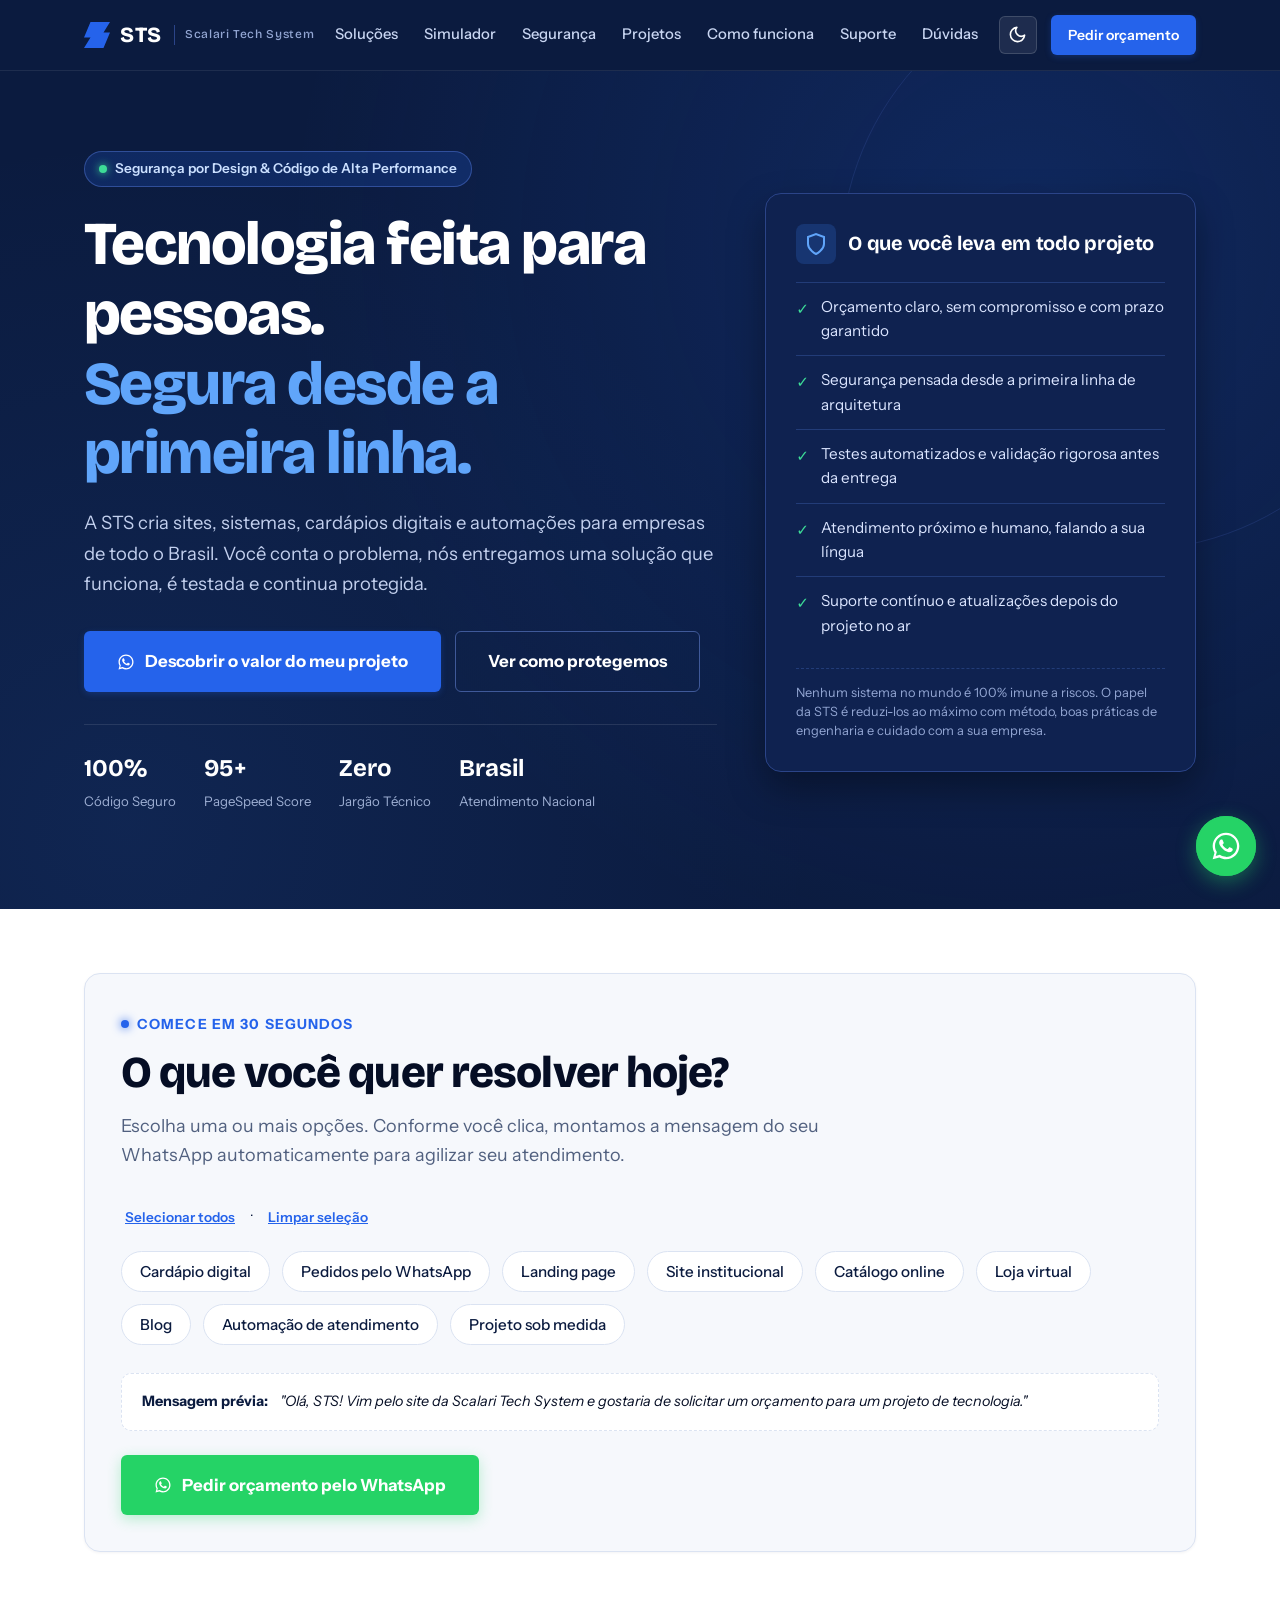
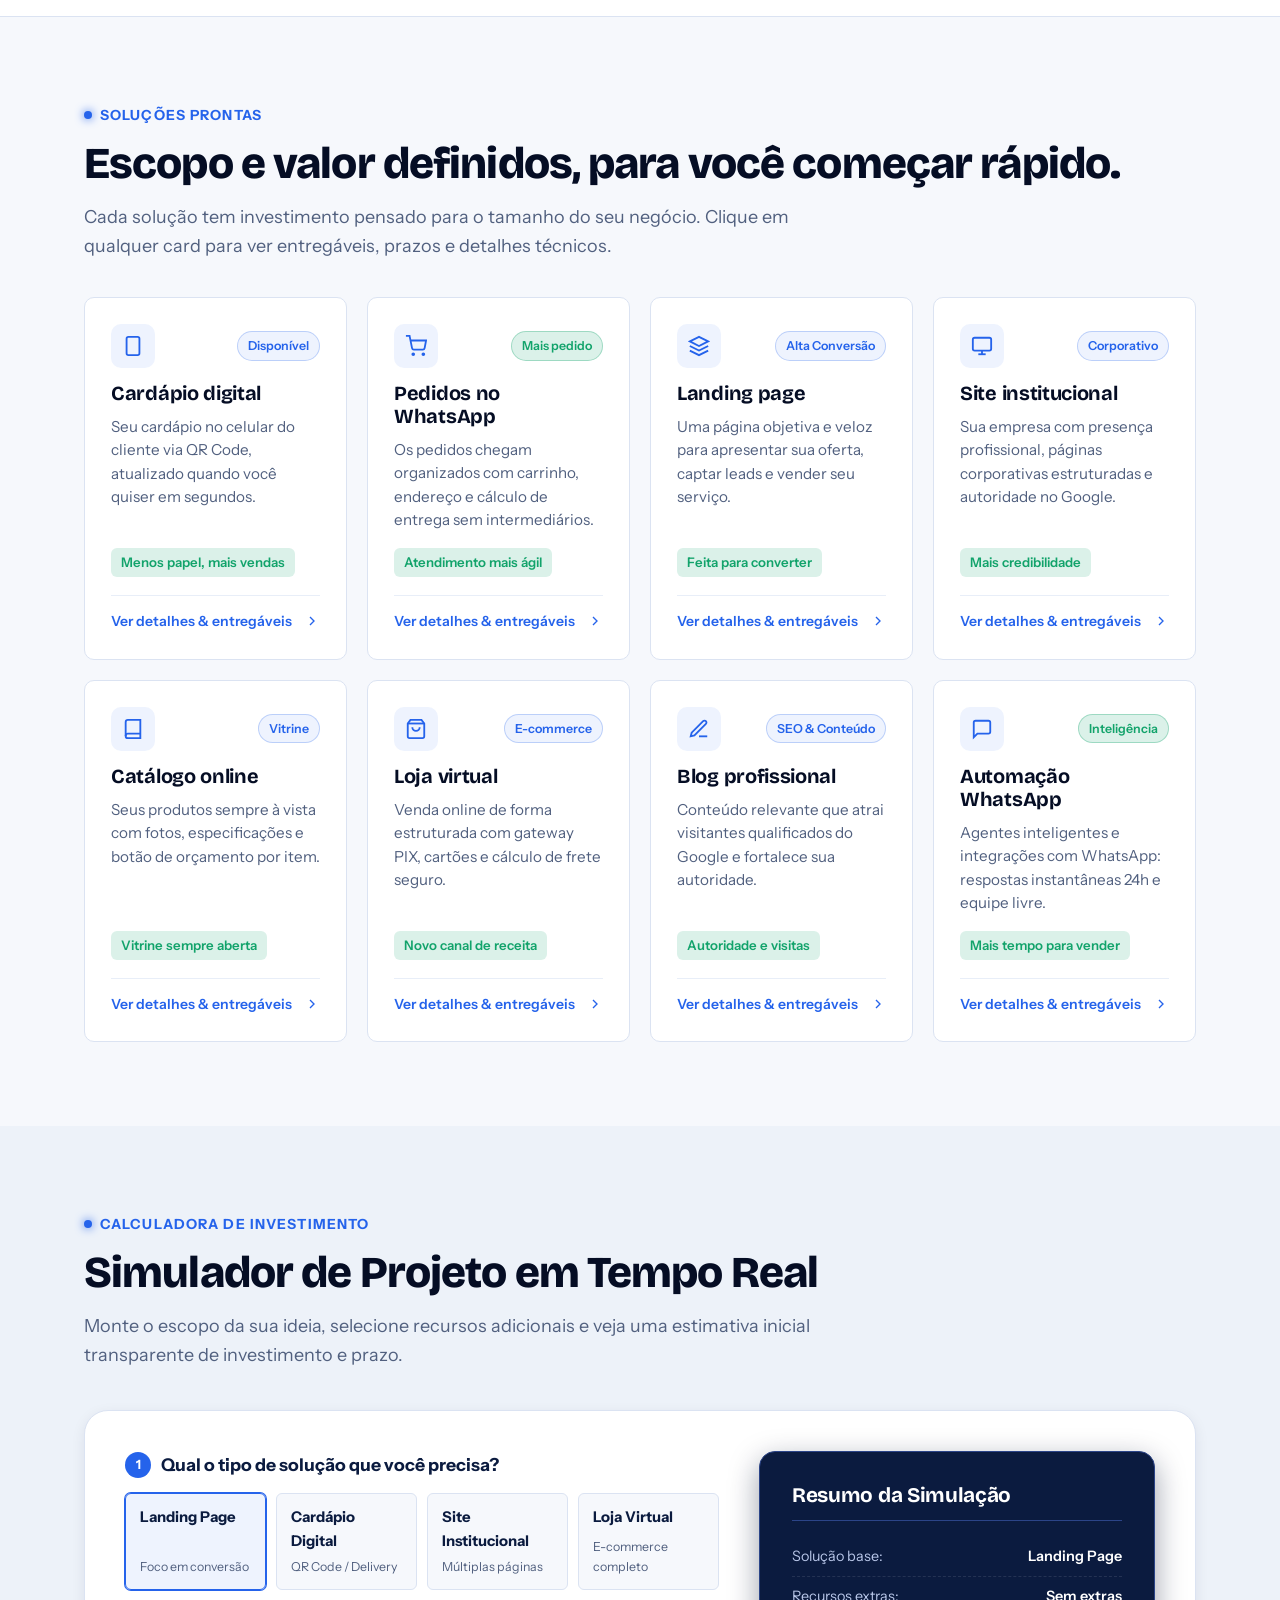
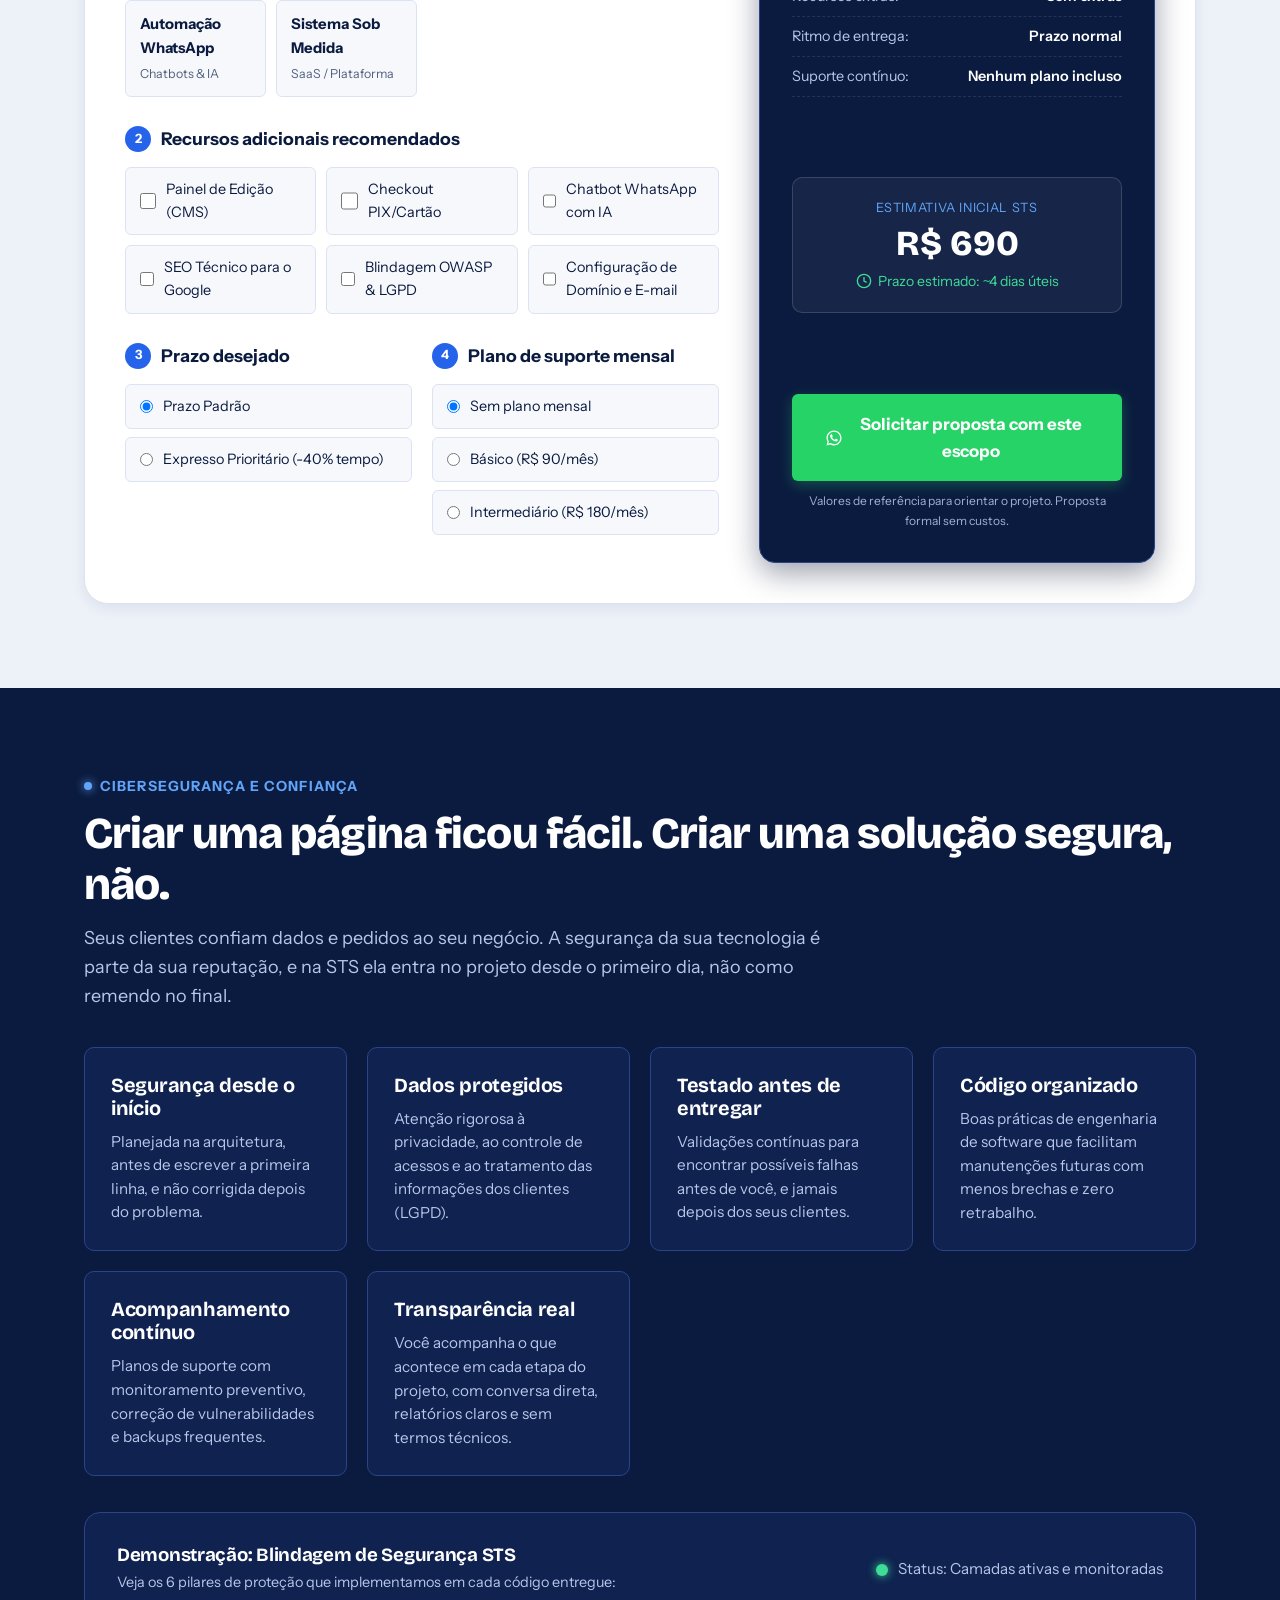
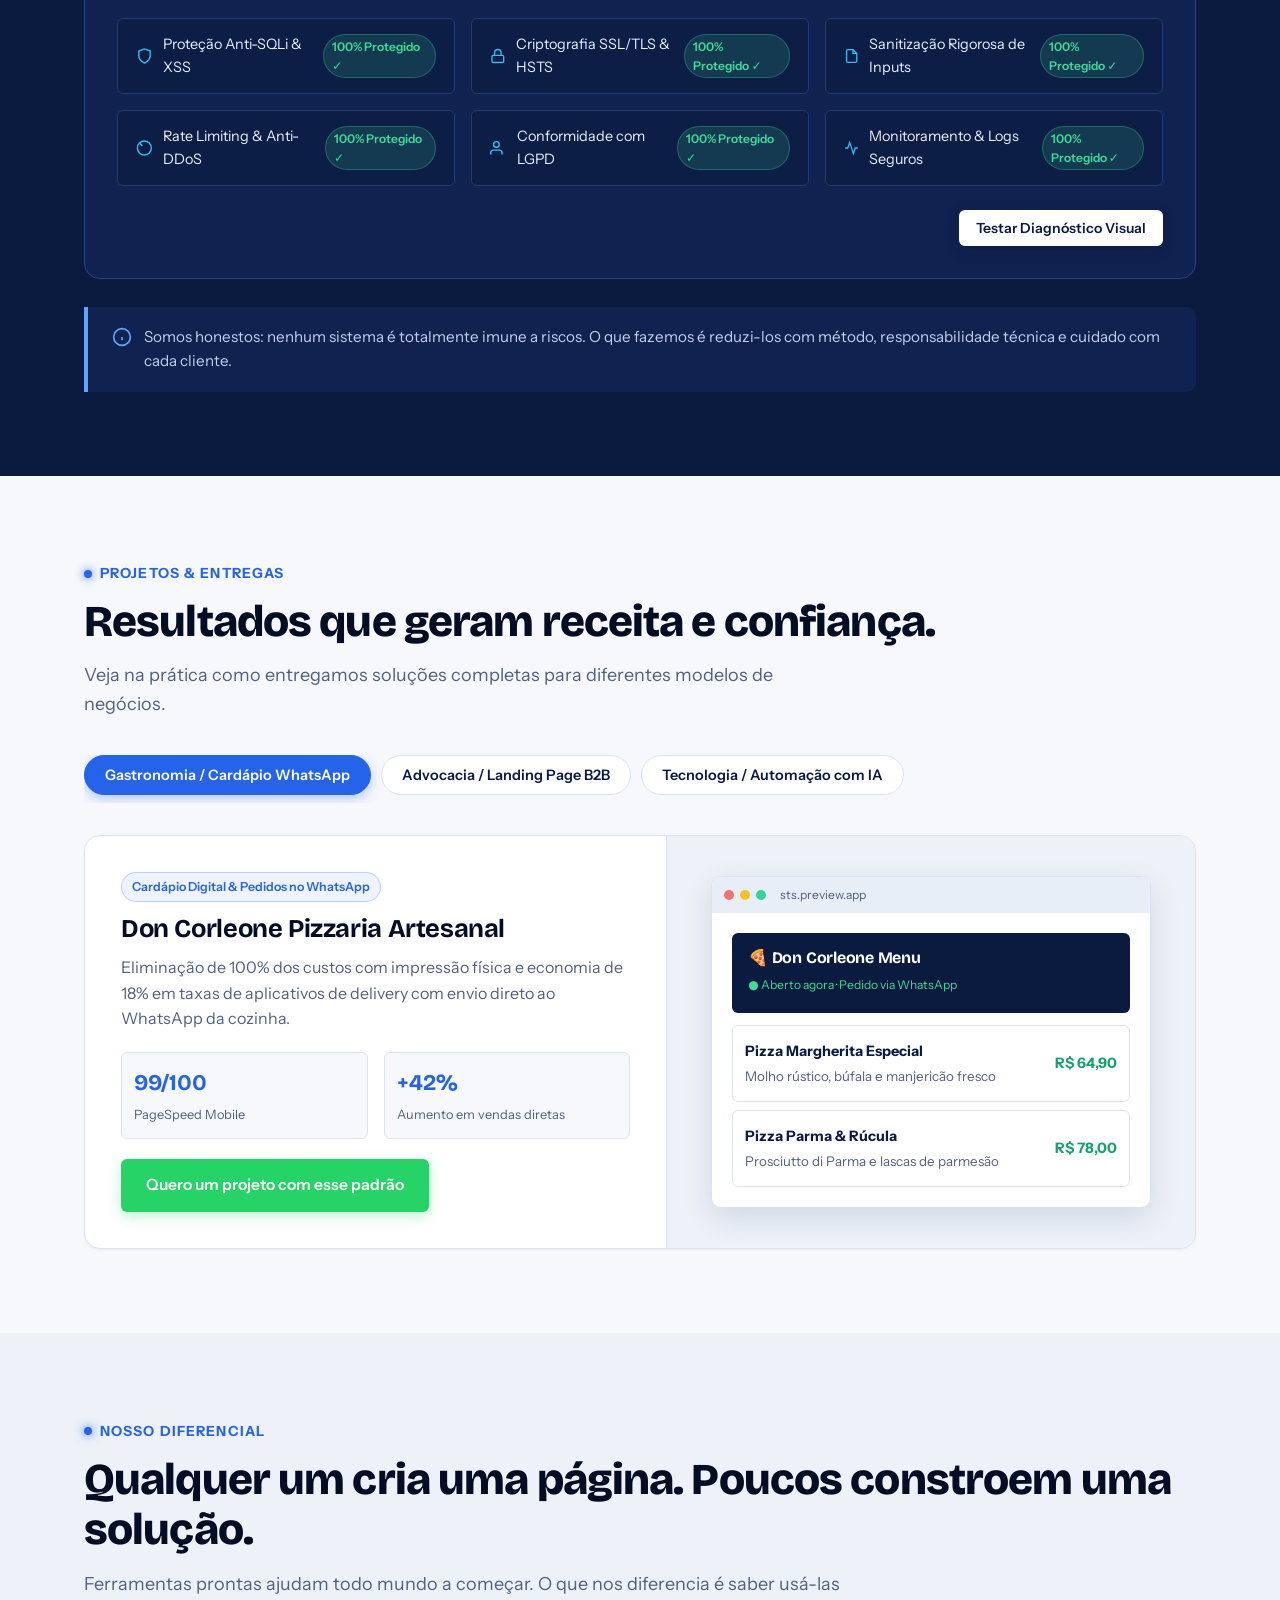
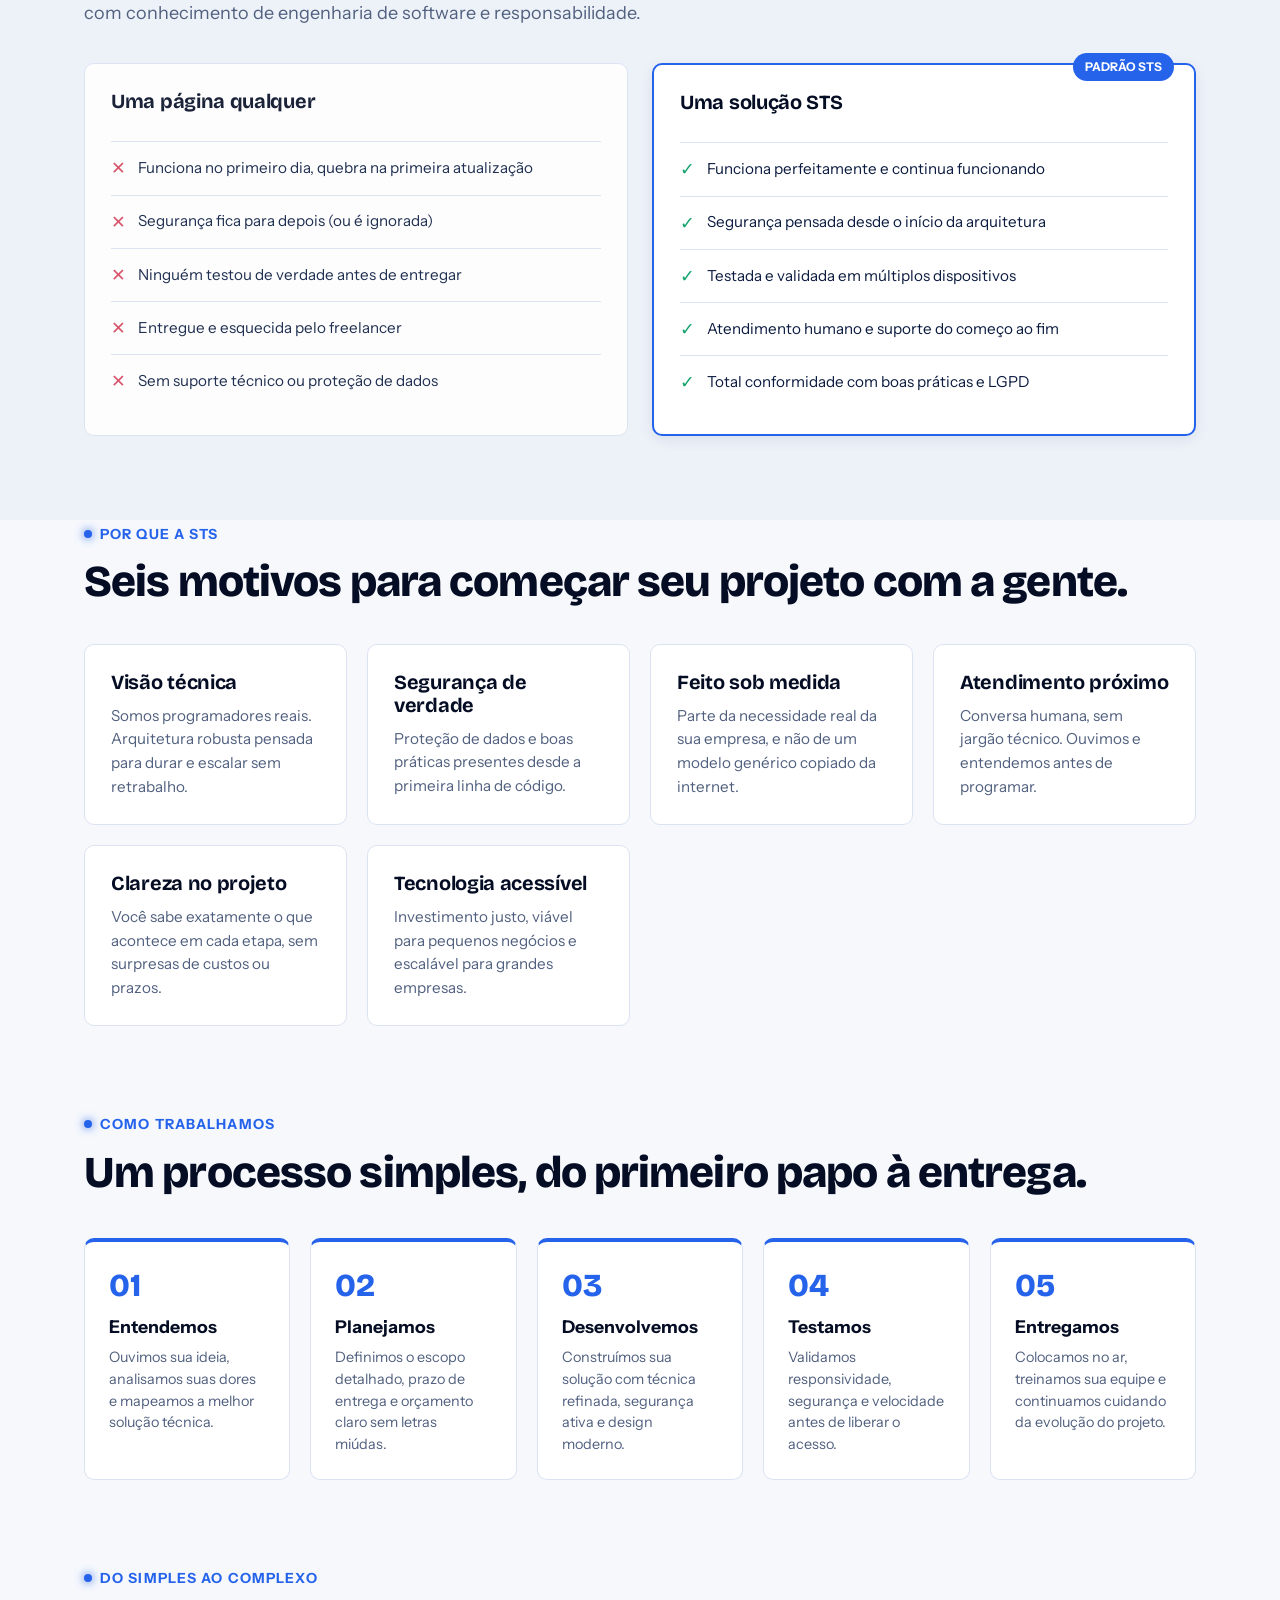
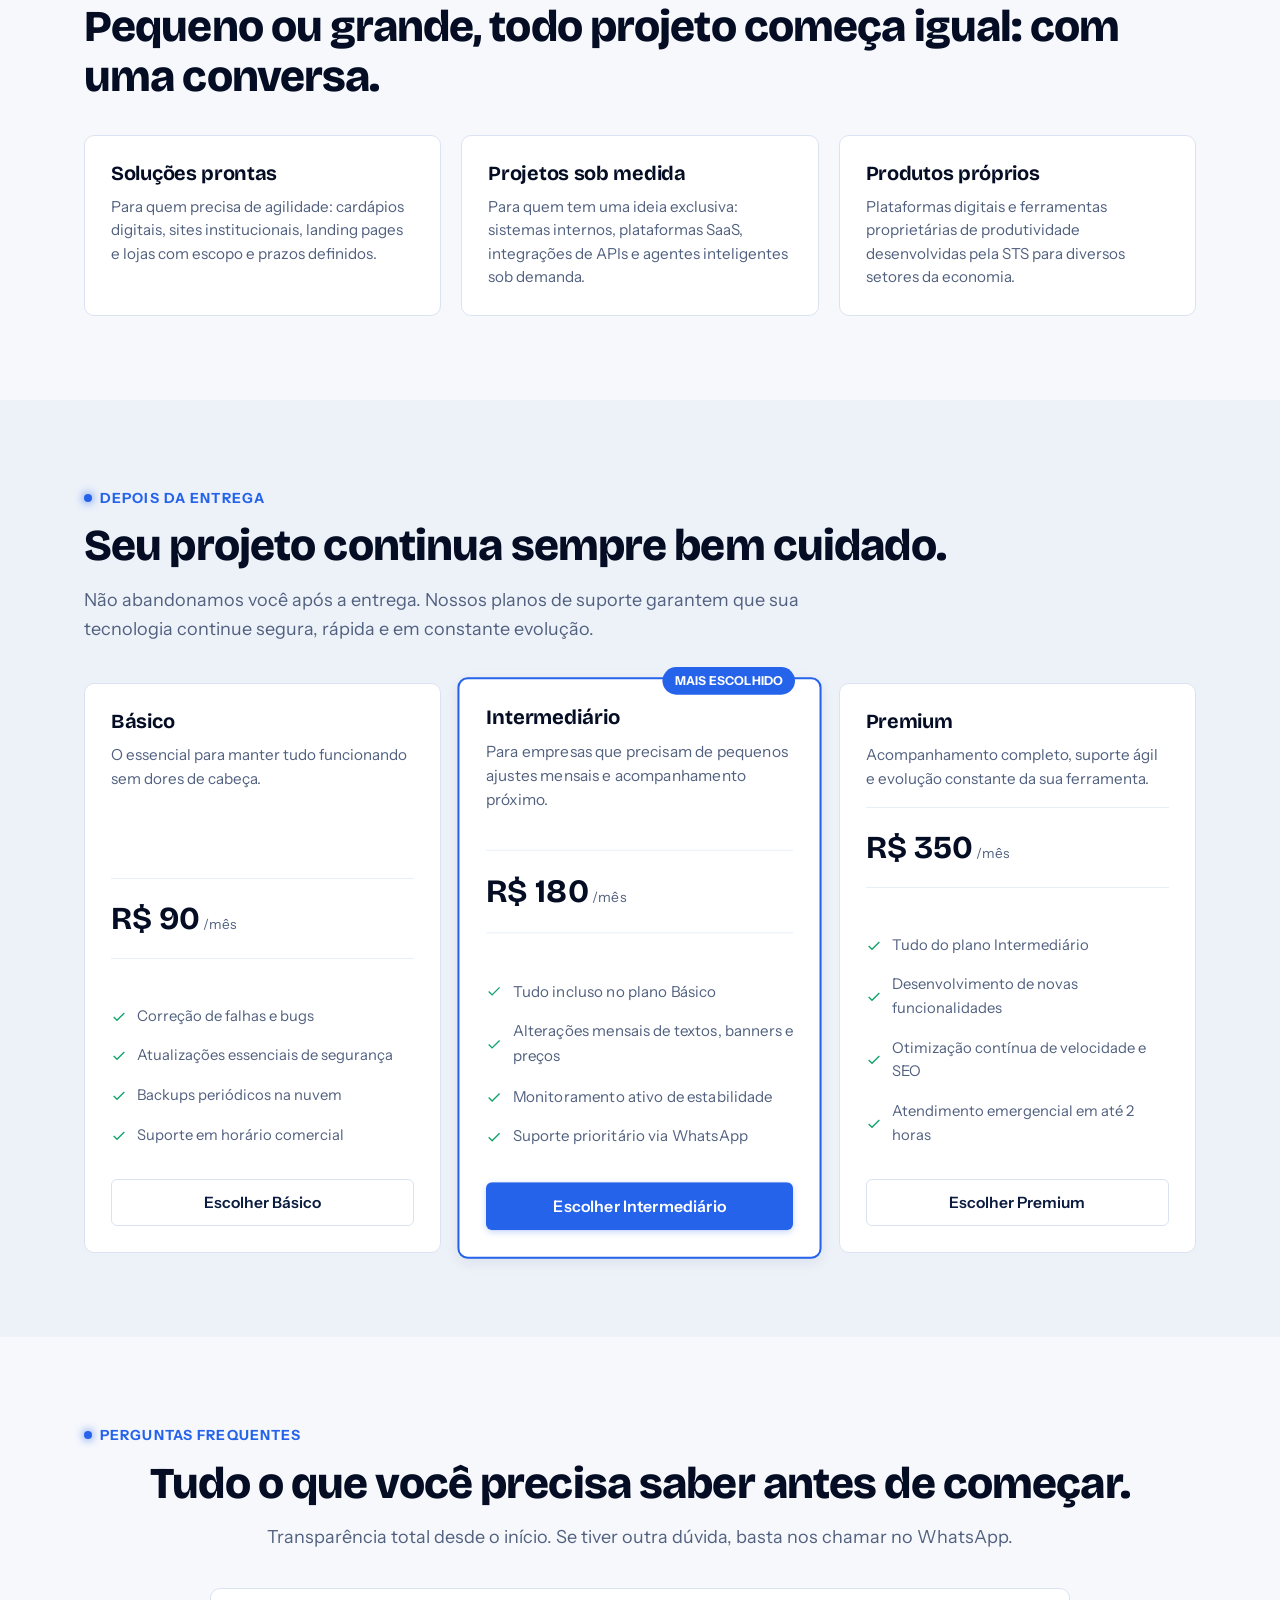
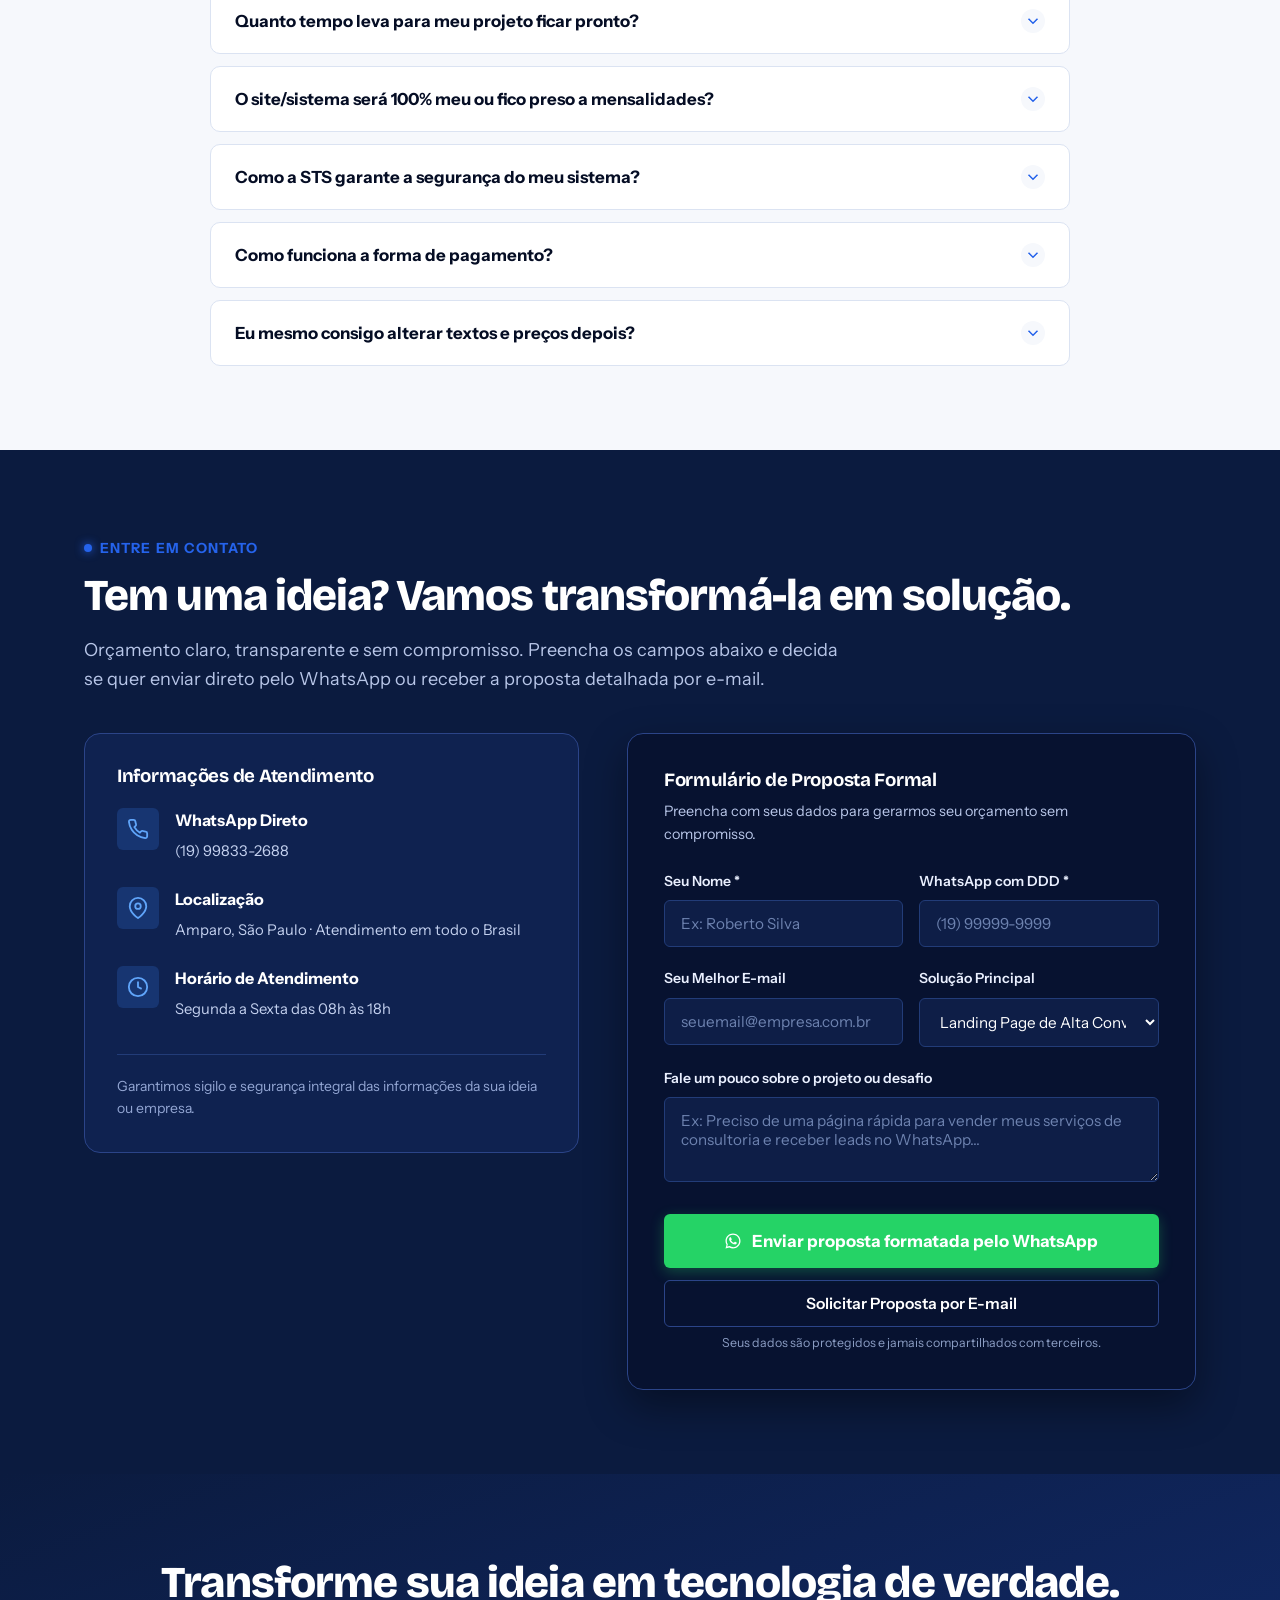
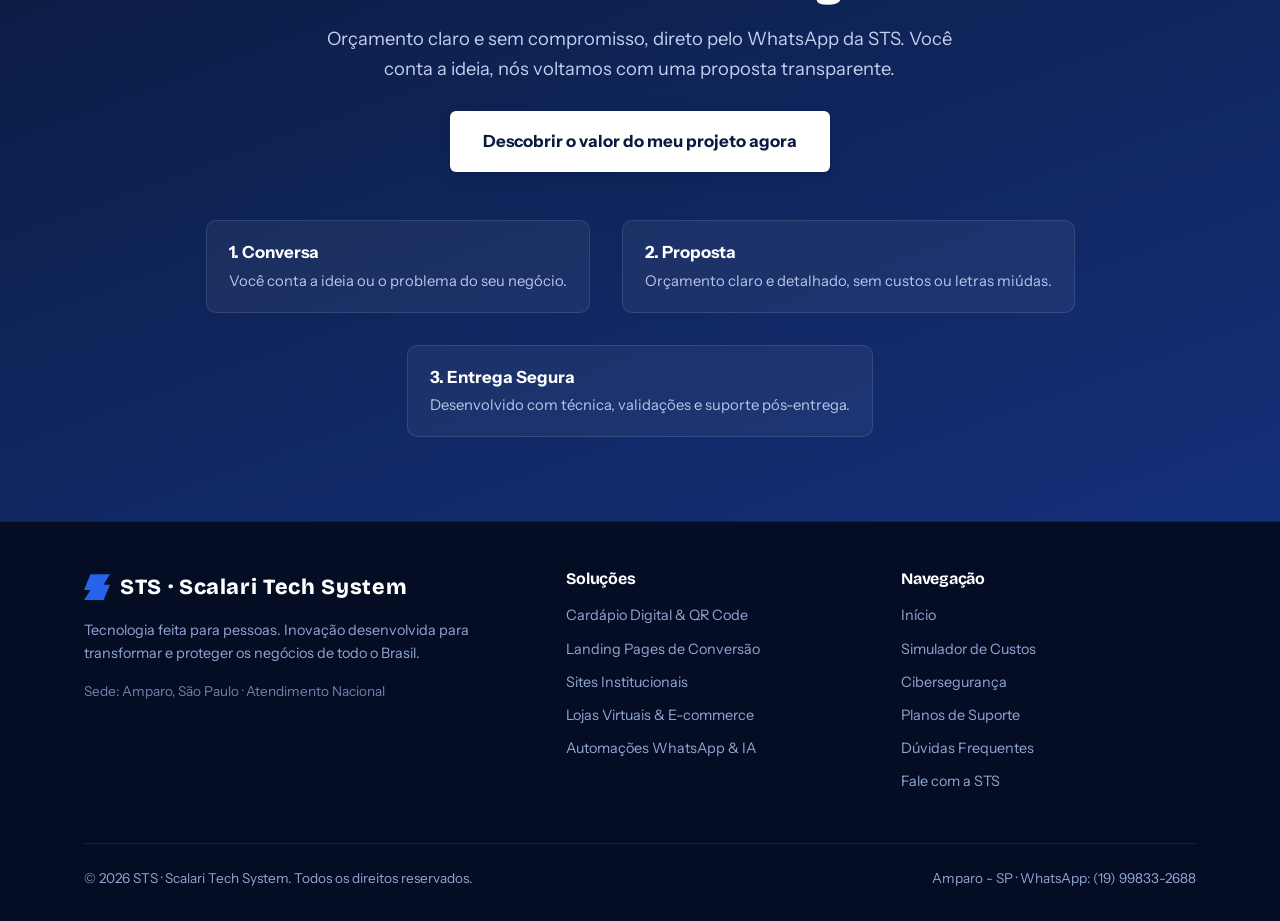
<file: sts-standalone.html>
<!DOCTYPE html>
<html lang="pt-BR" data-theme="light">
<head>
  <meta charset="utf-8">
  <meta name="viewport" content="width=device-width, initial-scale=1, viewport-fit=cover">
  <title>STS · Scalari Tech System — Tecnologia segura, feita para pessoas</title>
  
  <!-- SEO & Social Meta Tags -->
  <meta name="description" content="A STS desenvolve sites, cardápios digitais, lojas virtuais, sistemas web e automações seguras para empresas de todo o Brasil. Segurança pensada desde a primeira linha.">
  <meta name="keywords" content="desenvolvimento de software, cardápio digital, landing page, site institucional, automação whatsapp, cibersegurança, scalari tech system, amparo sp">
  <meta name="author" content="STS · Scalari Tech System">
  <meta property="og:title" content="STS · Scalari Tech System — Tecnologia segura, feita para pessoas">
  <meta property="og:description" content="Criação de sites, sistemas, cardápios digitais e automações inteligentes com segurança desde a primeira linha de código.">
  <meta property="og:type" content="website">
  <meta name="theme-color" content="#0b1b3f">

  <!-- Favicon SVG -->
  <link rel="icon" href="data:image/svg+xml,<svg xmlns='http://www.w3.org/2000/svg' viewBox='0 0 32 32'><path fill='%232563eb' d='M8 0h24l-8 13h8L24 32H0l8-13H0z'/></svg>">

  <!-- Google Fonts: Bricolage Grotesque + Instrument Sans -->
  <link rel="preconnect" href="https://fonts.googleapis.com">
  <link rel="preconnect" href="https://fonts.gstatic.com" crossorigin>
  <link href="https://fonts.googleapis.com/css2?family=Bricolage+Grotesque:wght@500;600;700;800&family=Instrument+Sans:ital,wght@0,400;0,500;0,600;0,700;1,400&display=swap" rel="stylesheet">

  <!-- Stylesheet -->
  <style>
/* ==========================================================================
   STS · Scalari Tech System - Design System & Stylesheet
   Preset: Bricolage Grotesque + Instrument Sans | Navy + Blue + Sky + Dark Mode
   ========================================================================== */

:root {
  /* Color Palette - Light Mode */
  --bg: #f6f8fc;
  --bg-alt: #edf2f9;
  --fg: #0b1b3f;
  --fg-strong: #050d24;
  --mut: #51607f;
  --mut-light: #7b8ba8;
  --card: #ffffff;
  --card-hover: #ffffff;
  --line: #dbe3f2;
  --line-light: #e8eef8;
  
  /* Brand Accent Colors */
  --blue: #2563eb;
  --blue-hover: #1d4fc4;
  --blue-subtle: rgba(37, 99, 235, 0.08);
  --blue-border: rgba(37, 99, 235, 0.25);
  --sky: #3b82f6;
  --sky-light: #60a5fa;
  --sky-glow: rgba(59, 130, 246, 0.15);
  
  /* Deep Navy */
  --navy: #0b1b3f;
  --navy-dark: #071230;
  --navy-card: #0f2250;
  --navy-border: #223c78;
  --navy-line: #2b4488;
  
  /* Functional Colors */
  --ok: #12a36b;
  --ok-glow: rgba(18, 163, 107, 0.15);
  --danger: #e11d48;
  --danger-bg: rgba(225, 29, 72, 0.08);
  --warning: #f59e0b;
  --wa-green: #25d366;
  --wa-dark: #128c7e;

  /* Typography */
  --font-heading: "Bricolage Grotesque", "Instrument Sans", system-ui, -apple-system, sans-serif;
  --font-body: "Instrument Sans", system-ui, -apple-system, BlinkMacSystemFont, "Segoe UI", Roboto, sans-serif;

  /* Layout & Shadows */
  --radius-sm: 6px;
  --radius-md: 10px;
  --radius-lg: 16px;
  --radius-xl: 24px;
  --radius-full: 9999px;

  --shadow-sm: 0 1px 3px rgba(11, 27, 63, 0.05);
  --shadow-md: 0 4px 14px rgba(11, 27, 63, 0.08);
  --shadow-lg: 0 10px 30px rgba(11, 27, 63, 0.12);
  --shadow-glow: 0 0 25px rgba(37, 99, 235, 0.25);

  --transition-fast: 0.18s ease;
  --transition-normal: 0.28s ease;
  --nav-height: 70px;
}

/* Dark Mode Overrides */
[data-theme="dark"] {
  --bg: #07122b;
  --bg-alt: #0b183a;
  --fg: #eaf0ff;
  --fg-strong: #ffffff;
  --mut: #9fb0d4;
  --mut-light: #7084ad;
  --card: #0e1e47;
  --card-hover: #122452;
  --line: #1c2e5c;
  --line-light: #16244a;
  --blue-subtle: rgba(59, 130, 246, 0.15);
  --blue-border: rgba(96, 165, 250, 0.3);
  --shadow-sm: 0 1px 3px rgba(0, 0, 0, 0.3);
  --shadow-md: 0 6px 18px rgba(0, 0, 0, 0.35);
  --shadow-lg: 0 14px 36px rgba(0, 0, 0, 0.45);
}

@media (prefers-color-scheme: dark) {
  :root:not([data-theme="light"]) {
    --bg: #07122b;
    --bg-alt: #0b183a;
    --fg: #eaf0ff;
    --fg-strong: #ffffff;
    --mut: #9fb0d4;
    --mut-light: #7084ad;
    --card: #0e1e47;
    --card-hover: #122452;
    --line: #1c2e5c;
    --line-light: #16244a;
    --blue-subtle: rgba(59, 130, 246, 0.15);
    --blue-border: rgba(96, 165, 250, 0.3);
    --shadow-sm: 0 1px 3px rgba(0, 0, 0, 0.3);
    --shadow-md: 0 6px 18px rgba(0, 0, 0, 0.35);
    --shadow-lg: 0 14px 36px rgba(0, 0, 0, 0.45);
  }
}

/* ==========================================================================
   Base & Resets
   ========================================================================== */
*, *::before, *::after {
  box-sizing: border-box;
  margin: 0;
  padding: 0;
}

html {
  scroll-behavior: smooth;
  scroll-padding-top: calc(var(--nav-height) + 16px);
  font-size: 16px;
  -webkit-text-size-adjust: 100%;
}

body {
  margin: 0;
  background-color: var(--bg);
  color: var(--fg);
  font-family: var(--font-body);
  font-size: 1rem;
  line-height: 1.6;
  overflow-x: hidden;
  transition: background-color var(--transition-normal), color var(--transition-normal);
  position: relative;
}

/* Progress bar on top */
#scroll-progress {
  position: fixed;
  top: 0;
  left: 0;
  height: 3px;
  width: 0%;
  background: linear-gradient(90deg, var(--blue), var(--sky-light));
  z-index: 1001;
  transition: width 0.1s linear;
}

h1, h2, h3, h4, h5, h6 {
  font-family: var(--font-heading);
  line-height: 1.15;
  color: var(--fg-strong);
  letter-spacing: -0.015em;
}

p {
  margin-bottom: 1rem;
}

p:last-child {
  margin-bottom: 0;
}

a {
  color: inherit;
  text-decoration: none;
  transition: color var(--transition-fast);
}

button, input, select, textarea {
  font-family: inherit;
  font-size: inherit;
  color: inherit;
}

button {
  cursor: pointer;
  border: none;
  background: none;
}

img, svg {
  display: block;
  max-width: 100%;
}

:focus-visible {
  outline: 3px solid var(--sky-light);
  outline-offset: 3px;
}

/* Container */
.w {
  width: 100%;
  max-width: 1160px;
  margin: 0 auto;
  padding: 0 24px;
}

/* ==========================================================================
   Typography Utilities
   ========================================================================== */
.k {
  color: var(--blue);
  font-weight: 700;
  font-size: 0.875rem;
  text-transform: uppercase;
  letter-spacing: 0.08em;
  margin-bottom: 12px;
  display: inline-flex;
  align-items: center;
  gap: 8px;
}

.k::before {
  content: "";
  display: inline-block;
  width: 8px;
  height: 8px;
  background: var(--blue);
  border-radius: 50%;
  box-shadow: 0 0 10px var(--blue);
}

.sub {
  color: var(--mut);
  font-size: 1.125rem;
  max-width: 42em;
  margin: 14px 0 36px;
  line-height: 1.6;
}

h2 {
  font-size: clamp(1.85rem, 3.8vw, 2.75rem);
  font-weight: 800;
  letter-spacing: -0.02em;
}

/* ==========================================================================
   Buttons & Badges
   ========================================================================== */
.btn {
  display: inline-flex;
  align-items: center;
  justify-content: center;
  gap: 10px;
  background: var(--blue);
  color: #ffffff !important;
  font-weight: 600;
  padding: 13px 24px;
  border-radius: var(--radius-sm);
  border: 1px solid transparent;
  font-size: 0.975rem;
  cursor: pointer;
  transition: all var(--transition-fast);
  box-shadow: 0 2px 6px rgba(37, 99, 235, 0.25);
  text-align: center;
}

.btn:hover {
  background: var(--blue-hover);
  transform: translateY(-1px);
  box-shadow: 0 6px 16px rgba(37, 99, 235, 0.35);
}

.btn:active {
  transform: translateY(1px);
}

.btn.o {
  background: transparent;
  color: var(--fg) !important;
  border: 1px solid var(--line);
  box-shadow: none;
}

.btn.o:hover {
  background: var(--card);
  border-color: var(--blue);
  color: var(--blue) !important;
}

.btn.wht {
  background: #ffffff;
  color: var(--navy) !important;
  box-shadow: 0 4px 14px rgba(0, 0, 0, 0.15);
}

.btn.wht:hover {
  background: #f1f5f9;
  transform: translateY(-1px);
}

.btn.wa-btn {
  background: var(--wa-green);
  color: #ffffff !important;
  box-shadow: 0 4px 14px rgba(37, 211, 102, 0.3);
}

.btn.wa-btn:hover {
  background: #1eb956;
  box-shadow: 0 6px 20px rgba(37, 211, 102, 0.45);
}

.btn-sm {
  padding: 8px 16px;
  font-size: 0.875rem;
}

.btn-lg {
  padding: 16px 32px;
  font-size: 1.05rem;
  font-weight: 700;
}

.btn svg {
  width: 18px;
  height: 18px;
  fill: currentColor;
  flex-shrink: 0;
}

.badge {
  display: inline-flex;
  align-items: center;
  gap: 6px;
  padding: 4px 10px;
  font-size: 0.775rem;
  font-weight: 600;
  border-radius: var(--radius-full);
  background: var(--blue-subtle);
  color: var(--blue);
  border: 1px solid var(--blue-border);
}

.badge-ok {
  background: var(--ok-glow);
  color: var(--ok);
  border-color: rgba(18, 163, 107, 0.3);
}

/* ==========================================================================
   Header & Navigation
   ========================================================================== */
nav {
  position: sticky;
  top: 0;
  z-index: 1000;
  background: var(--navy);
  color: #ffffff;
  border-bottom: 1px solid rgba(255, 255, 255, 0.08);
  backdrop-filter: blur(12px);
  -webkit-backdrop-filter: blur(12px);
  transition: background-color var(--transition-normal);
}

nav .w {
  display: flex;
  align-items: center;
  justify-content: space-between;
  height: var(--nav-height);
}

.logo {
  display: inline-flex;
  align-items: center;
  gap: 10px;
  font-family: var(--font-heading);
  font-size: 1.35rem;
  font-weight: 800;
  letter-spacing: 0.03em;
  color: #ffffff;
}

.logo-icon {
  display: inline-block;
  width: 26px;
  height: 26px;
  background: var(--blue);
  clip-path: polygon(25% 0, 100% 0, 75% 40%, 100% 40%, 75% 100%, 0 100%, 25% 60%, 0 60%);
  filter: drop-shadow(0 2px 4px rgba(37, 99, 235, 0.4));
  transition: transform var(--transition-fast);
}

.logo:hover .logo-icon {
  transform: scale(1.08) rotate(4deg);
}

.logo-sub {
  font-size: 0.75rem;
  font-weight: 500;
  color: #93a6d3;
  margin-left: 2px;
  padding-left: 10px;
  border-left: 1px solid #2b4488;
  display: none;
}

@media (min-width: 900px) {
  .logo-sub {
    display: inline-block;
  }
}

nav .nav-links {
  display: flex;
  gap: 26px;
  align-items: center;
  font-size: 0.925rem;
  font-weight: 500;
}

nav .nav-links a:not(.btn) {
  color: #c9d6f2;
  position: relative;
  padding: 6px 0;
}

nav .nav-links a:not(.btn):hover,
nav .nav-links a.active {
  color: #ffffff;
}

nav .nav-links a:not(.btn)::after {
  content: "";
  position: absolute;
  bottom: 0;
  left: 0;
  width: 0;
  height: 2px;
  background: var(--sky-light);
  transition: width var(--transition-fast);
}

nav .nav-links a:not(.btn):hover::after,
nav .nav-links a.active::after {
  width: 100%;
}

.nav-actions {
  display: flex;
  align-items: center;
  gap: 14px;
}

/* Theme Toggle Button */
.theme-toggle {
  width: 38px;
  height: 38px;
  border-radius: var(--radius-sm);
  background: rgba(255, 255, 255, 0.08);
  border: 1px solid rgba(255, 255, 255, 0.15);
  color: #ffffff;
  display: flex;
  align-items: center;
  justify-content: center;
  transition: all var(--transition-fast);
}

.theme-toggle:hover {
  background: rgba(255, 255, 255, 0.16);
  border-color: rgba(255, 255, 255, 0.3);
}

.theme-toggle svg {
  width: 19px;
  height: 19px;
}

.icon-sun { display: none; }
.icon-moon { display: block; }

[data-theme="dark"] .icon-sun { display: block; }
[data-theme="dark"] .icon-moon { display: none; }

/* Mobile Menu Toggle Button */
.mobile-toggle {
  display: none;
  width: 40px;
  height: 40px;
  flex-direction: column;
  justify-content: center;
  align-items: center;
  gap: 5px;
  background: rgba(255, 255, 255, 0.08);
  border: 1px solid rgba(255, 255, 255, 0.15);
  border-radius: var(--radius-sm);
  color: #ffffff;
}

.mobile-toggle span {
  width: 20px;
  height: 2px;
  background: #ffffff;
  transition: transform 0.25s ease, opacity 0.25s ease;
}

.mobile-toggle.active span:nth-child(1) {
  transform: translateY(7px) rotate(45deg);
}

.mobile-toggle.active span:nth-child(2) {
  opacity: 0;
}

.mobile-toggle.active span:nth-child(3) {
  transform: translateY(-7px) rotate(-45deg);
}

/* Mobile Drawer */
.mobile-drawer {
  position: fixed;
  top: var(--nav-height);
  left: 0;
  width: 100%;
  background: var(--navy-dark);
  border-bottom: 1px solid rgba(255, 255, 255, 0.12);
  padding: 24px;
  display: flex;
  flex-direction: column;
  gap: 16px;
  transform: translateY(-120%);
  opacity: 0;
  pointer-events: none;
  transition: transform 0.3s ease, opacity 0.3s ease;
  z-index: 999;
}

.mobile-drawer.open {
  transform: translateY(0);
  opacity: 1;
  pointer-events: all;
  box-shadow: 0 15px 30px rgba(0, 0, 0, 0.4);
}

.mobile-drawer a:not(.btn) {
  color: #c9d6f2;
  font-size: 1.1rem;
  font-weight: 500;
  padding: 10px 0;
  border-bottom: 1px solid rgba(255, 255, 255, 0.06);
}

.mobile-drawer a:not(.btn):hover {
  color: #ffffff;
}

@media (max-width: 820px) {
  nav .nav-links {
    display: none;
  }
  .mobile-toggle {
    display: flex;
  }
}

/* ==========================================================================
   Hero Section
   ========================================================================== */
.hero {
  background: var(--navy);
  color: #ffffff;
  padding: 80px 0 96px;
  position: relative;
  overflow: hidden;
}

.hero::before {
  content: "";
  position: absolute;
  top: 0;
  left: 0;
  right: 0;
  bottom: 0;
  background: radial-gradient(circle at 80% 20%, rgba(37, 99, 235, 0.18) 0%, transparent 60%),
              radial-gradient(circle at 10% 90%, rgba(59, 130, 246, 0.1) 0%, transparent 50%);
  pointer-events: none;
}

.hero::after {
  content: "";
  position: absolute;
  right: -140px;
  top: -100px;
  width: 580px;
  height: 580px;
  border: 1px solid rgba(43, 68, 136, 0.45);
  border-radius: 50%;
  pointer-events: none;
}

.hero .hero-grid {
  display: grid;
  grid-template-columns: 1.25fr 0.85fr;
  gap: 48px;
  align-items: center;
  position: relative;
  z-index: 1;
}

.hero-pill {
  display: inline-flex;
  align-items: center;
  gap: 8px;
  background: rgba(37, 99, 235, 0.2);
  border: 1px solid rgba(107, 147, 255, 0.35);
  color: #cbe0ff;
  font-size: 0.85rem;
  font-weight: 600;
  padding: 6px 14px;
  border-radius: var(--radius-full);
  margin-bottom: 22px;
}

.hero-pill span.dot {
  width: 8px;
  height: 8px;
  background: #3ddc97;
  border-radius: 50%;
  box-shadow: 0 0 8px #3ddc97;
  animation: pulse-dot 2s infinite ease-in-out;
}

@keyframes pulse-dot {
  0%, 100% { opacity: 1; transform: scale(1); }
  50% { opacity: 0.4; transform: scale(0.85); }
}

.hero h1 {
  font-size: clamp(2.2rem, 5.2vw, 3.8rem);
  font-weight: 800;
  color: #ffffff;
  letter-spacing: -0.025em;
  margin-bottom: 20px;
}

.hero h1 span {
  color: var(--sky-light);
  display: block;
}

.hero p.hero-desc {
  color: #c3d0ee;
  font-size: 1.15rem;
  max-width: 36em;
  margin: 0 0 32px;
  line-height: 1.65;
}

.hero-actions {
  display: flex;
  flex-wrap: wrap;
  gap: 14px;
  align-items: center;
  margin-bottom: 32px;
}

.hero .btn.o {
  color: #ffffff !important;
  border-color: #3f5999;
}

.hero .btn.o:hover {
  background: rgba(255, 255, 255, 0.08);
  border-color: var(--sky-light);
  color: var(--sky-light) !important;
}

.hero-stats {
  display: flex;
  gap: 28px;
  border-top: 1px solid rgba(255, 255, 255, 0.1);
  padding-top: 24px;
}

.hero-stat-item b {
  display: block;
  font-size: 1.5rem;
  font-family: var(--font-heading);
  color: #ffffff;
}

.hero-stat-item span {
  font-size: 0.825rem;
  color: #9fb0d4;
}

/* Hero Shield Card */
.shield {
  background: var(--navy-card);
  border: 1px solid var(--navy-line);
  border-radius: var(--radius-lg);
  padding: 30px;
  box-shadow: 0 16px 36px rgba(0, 0, 0, 0.35);
  position: relative;
  backdrop-filter: blur(8px);
}

.shield-header {
  display: flex;
  align-items: center;
  gap: 12px;
  margin-bottom: 18px;
}

.shield-header-icon {
  width: 40px;
  height: 40px;
  border-radius: 8px;
  background: rgba(59, 130, 246, 0.2);
  display: flex;
  align-items: center;
  justify-content: center;
  color: var(--sky-light);
}

.shield h3 {
  font-size: 1.25rem;
  color: #ffffff;
}

.shield ul {
  list-style: none;
  margin: 0;
  padding: 0;
}

.shield li {
  display: flex;
  align-items: flex-start;
  gap: 12px;
  padding: 12px 0;
  border-top: 1px solid #223c78;
  font-size: 0.95rem;
  color: #dbe5ff;
}

.shield li .check-icon {
  color: #3ddc97;
  font-weight: 700;
  flex-shrink: 0;
  margin-top: 2px;
}

.shield small {
  display: block;
  color: #93a6d3;
  margin-top: 18px;
  font-size: 0.8rem;
  line-height: 1.5;
  border-top: 1px dashed #223c78;
  padding-top: 14px;
}

@media (max-width: 900px) {
  .hero .hero-grid {
    grid-template-columns: 1fr;
    gap: 40px;
  }
}

/* ==========================================================================
   Section Layouts
   ========================================================================== */
section {
  padding: 84px 0;
  position: relative;
}

section.sec-alt {
  background-color: var(--bg-alt);
}

.sec {
  background: var(--navy);
  color: #ffffff;
}

.sec h2, .sec h3 {
  color: #ffffff;
}

.sec .sub {
  color: #b8c6e8;
}

.sec .k {
  color: var(--sky-light);
}

.sec .k::before {
  background: var(--sky-light);
  box-shadow: 0 0 10px var(--sky-light);
}

.sec .c {
  background: #0f2250;
  border-color: #2b4488;
}

.sec .c p {
  color: #b8c6e8;
}

.grid {
  display: grid;
  gap: 20px;
  grid-template-columns: repeat(auto-fit, minmax(260px, 1fr));
}

.c {
  background: var(--card);
  border: 1px solid var(--line);
  border-radius: var(--radius-md);
  padding: 26px;
  transition: transform var(--transition-fast), box-shadow var(--transition-fast), border-color var(--transition-fast);
  display: flex;
  flex-direction: column;
}

.c:hover {
  transform: translateY(-3px);
  box-shadow: var(--shadow-md);
  border-color: var(--blue-border);
}

.c h3 {
  font-size: 1.25rem;
  margin-bottom: 10px;
}

.c p {
  margin: 0;
  color: var(--mut);
  font-size: 0.95rem;
  line-height: 1.55;
  flex-grow: 1;
}

.tag {
  display: inline-block;
  margin-top: 16px;
  font-size: 0.825rem;
  font-weight: 600;
  color: var(--ok);
  background: var(--ok-glow);
  padding: 4px 10px;
  border-radius: var(--radius-sm);
  align-self: flex-start;
}

/* ==========================================================================
   Quick WhatsApp Picker (Preset Enhancements)
   ========================================================================== */
.pick {
  background: var(--card);
  border-bottom: 1px solid var(--line);
  padding: 64px 0;
}

.pick-wrapper {
  background: var(--bg);
  border: 1px solid var(--line);
  border-radius: var(--radius-lg);
  padding: 36px;
  box-shadow: var(--shadow-sm);
}

.chips {
  display: flex;
  flex-wrap: wrap;
  gap: 12px;
  margin: 24px 0 28px;
}

.chip {
  background: var(--card);
  border: 1px solid var(--line);
  color: var(--fg);
  padding: 10px 18px;
  border-radius: var(--radius-full);
  font: 500 0.95rem var(--font-body);
  cursor: pointer;
  transition: all var(--transition-fast);
  display: inline-flex;
  align-items: center;
  gap: 8px;
  user-select: none;
}

.chip:hover {
  border-color: var(--blue);
  background: var(--blue-subtle);
}

.chip[aria-pressed="true"] {
  background: var(--blue);
  border-color: var(--blue);
  color: #ffffff;
  box-shadow: 0 4px 12px rgba(37, 99, 235, 0.3);
}

.chip .chip-check {
  display: none;
  font-size: 0.8rem;
}

.chip[aria-pressed="true"] .chip-check {
  display: inline-block;
}

.chip-controls {
  display: flex;
  gap: 12px;
  margin-bottom: 16px;
  font-size: 0.85rem;
}

.chip-controls button {
  color: var(--blue);
  font-weight: 600;
  text-decoration: underline;
  cursor: pointer;
  padding: 2px 4px;
}

.chip-controls button:hover {
  color: var(--blue-hover);
}

.wa-preview-box {
  background: var(--card);
  border: 1px dashed var(--line);
  border-radius: var(--radius-md);
  padding: 16px 20px;
  margin-bottom: 24px;
  font-size: 0.9rem;
  color: var(--mut);
  display: flex;
  align-items: center;
  gap: 12px;
}

.wa-preview-box b {
  color: var(--fg);
}

.wa-preview-text {
  font-style: italic;
  color: var(--fg-strong);
  word-break: break-word;
}

/* ==========================================================================
   Solutions & Detailed Service Modal
   ========================================================================== */
.solution-card {
  position: relative;
  cursor: pointer;
}

.solution-card-header {
  display: flex;
  align-items: center;
  justify-content: space-between;
  margin-bottom: 14px;
}

.solution-icon {
  width: 44px;
  height: 44px;
  border-radius: var(--radius-md);
  background: var(--blue-subtle);
  color: var(--blue);
  display: flex;
  align-items: center;
  justify-content: center;
  transition: transform var(--transition-fast);
}

.solution-card:hover .solution-icon {
  transform: scale(1.1);
  background: var(--blue);
  color: #ffffff;
}

.solution-icon svg {
  width: 22px;
  height: 22px;
}

.solution-action {
  margin-top: 18px;
  display: flex;
  align-items: center;
  justify-content: space-between;
  padding-top: 14px;
  border-top: 1px solid var(--line-light);
  font-size: 0.875rem;
  font-weight: 600;
  color: var(--blue);
}

.solution-card:hover .solution-action svg {
  transform: translateX(4px);
}

.solution-action svg {
  width: 16px;
  height: 16px;
  transition: transform var(--transition-fast);
}

/* Solution Modal */
.modal-backdrop {
  position: fixed;
  top: 0;
  left: 0;
  width: 100%;
  height: 100%;
  background: rgba(7, 18, 48, 0.75);
  backdrop-filter: blur(6px);
  -webkit-backdrop-filter: blur(6px);
  z-index: 2000;
  display: flex;
  align-items: center;
  justify-content: center;
  padding: 20px;
  opacity: 0;
  visibility: hidden;
  transition: all 0.25s ease;
}

.modal-backdrop.active {
  opacity: 1;
  visibility: visible;
}

.modal-container {
  background: var(--card);
  border: 1px solid var(--line);
  border-radius: var(--radius-lg);
  max-width: 680px;
  width: 100%;
  max-height: 90vh;
  overflow-y: auto;
  box-shadow: var(--shadow-lg);
  transform: scale(0.95);
  transition: transform 0.25s ease;
  position: relative;
  padding: 36px;
}

.modal-backdrop.active .modal-container {
  transform: scale(1);
}

.modal-close {
  position: absolute;
  top: 20px;
  right: 20px;
  width: 36px;
  height: 36px;
  border-radius: 50%;
  background: var(--bg-alt);
  border: 1px solid var(--line);
  color: var(--mut);
  display: flex;
  align-items: center;
  justify-content: center;
  font-size: 1.25rem;
  cursor: pointer;
  transition: all var(--transition-fast);
}

.modal-close:hover {
  background: var(--danger-bg);
  color: var(--danger);
  border-color: var(--danger);
}

.modal-badge {
  margin-bottom: 12px;
}

.modal-title {
  font-size: 1.8rem;
  margin-bottom: 12px;
}

.modal-desc {
  color: var(--mut);
  font-size: 1.05rem;
  margin-bottom: 24px;
}

.modal-features-list {
  list-style: none;
  margin: 0 0 28px;
  padding: 0;
  border: 1px solid var(--line);
  border-radius: var(--radius-md);
  overflow: hidden;
}

.modal-features-list li {
  padding: 12px 18px;
  border-bottom: 1px solid var(--line);
  display: flex;
  align-items: center;
  gap: 12px;
  font-size: 0.95rem;
  background: var(--card);
}

.modal-features-list li:last-child {
  border-bottom: none;
}

.modal-features-list li svg {
  color: var(--ok);
  width: 18px;
  height: 18px;
  flex-shrink: 0;
}

.modal-footer {
  display: flex;
  flex-wrap: wrap;
  align-items: center;
  justify-content: space-between;
  gap: 16px;
  border-top: 1px solid var(--line);
  padding-top: 24px;
}

/* ==========================================================================
   Interactive Quote Calculator (Simulador de Projetos)
   ========================================================================== */
.calc-card {
  background: var(--card);
  border: 1px solid var(--line);
  border-radius: var(--radius-xl);
  padding: 40px;
  box-shadow: var(--shadow-md);
  margin-top: 40px;
}

.calc-grid {
  display: grid;
  grid-template-columns: 1.35fr 0.9fr;
  gap: 40px;
}

@media (max-width: 900px) {
  .calc-grid {
    grid-template-columns: 1fr;
    gap: 30px;
  }
}

.calc-step {
  margin-bottom: 28px;
}

.calc-step-title {
  font-size: 1.1rem;
  font-weight: 700;
  margin-bottom: 14px;
  display: flex;
  align-items: center;
  gap: 10px;
}

.step-num {
  width: 26px;
  height: 26px;
  border-radius: 50%;
  background: var(--blue);
  color: #ffffff;
  display: flex;
  align-items: center;
  justify-content: center;
  font-size: 0.8rem;
  font-weight: 800;
}

.calc-options-grid {
  display: grid;
  grid-template-columns: repeat(auto-fit, minmax(140px, 1fr));
  gap: 10px;
}

.calc-opt {
  border: 1px solid var(--line);
  border-radius: var(--radius-sm);
  padding: 12px 14px;
  cursor: pointer;
  background: var(--bg);
  transition: all var(--transition-fast);
  text-align: left;
  display: flex;
  flex-direction: column;
  justify-content: space-between;
}

.calc-opt:hover {
  border-color: var(--blue);
  background: var(--card);
}

.calc-opt.selected {
  border-color: var(--blue);
  background: var(--blue-subtle);
  box-shadow: 0 0 0 1px var(--blue);
}

.calc-opt b {
  font-size: 0.925rem;
  display: block;
}

.calc-opt small {
  font-size: 0.775rem;
  color: var(--mut);
  margin-top: 4px;
}

.calc-checkboxes {
  display: grid;
  grid-template-columns: repeat(auto-fit, minmax(180px, 1fr));
  gap: 10px;
}

.calc-check {
  display: flex;
  align-items: center;
  gap: 10px;
  border: 1px solid var(--line);
  border-radius: var(--radius-sm);
  padding: 10px 14px;
  background: var(--bg);
  cursor: pointer;
  user-select: none;
  font-size: 0.9rem;
  transition: all var(--transition-fast);
}

.calc-check:hover {
  border-color: var(--blue);
}

.calc-check input[type="checkbox"] {
  accent-color: var(--blue);
  width: 18px;
  height: 18px;
}

/* Calculator Summary Box */
.calc-summary {
  background: var(--navy);
  color: #ffffff;
  border-radius: var(--radius-lg);
  padding: 32px;
  display: flex;
  flex-direction: column;
  justify-content: space-between;
  border: 1px solid var(--navy-line);
  box-shadow: 0 10px 30px rgba(7, 18, 48, 0.4);
}

.calc-summary h3 {
  font-size: 1.3rem;
  color: #ffffff;
  margin-bottom: 16px;
  border-bottom: 1px solid var(--navy-line);
  padding-bottom: 12px;
}

.calc-summary-item {
  display: flex;
  justify-content: space-between;
  align-items: center;
  font-size: 0.9rem;
  padding: 8px 0;
  color: #b8c6e8;
  border-bottom: 1px dashed rgba(255, 255, 255, 0.1);
}

.calc-summary-item span:last-child {
  font-weight: 600;
  color: #ffffff;
}

.calc-estimate-box {
  background: rgba(255, 255, 255, 0.05);
  border: 1px solid rgba(255, 255, 255, 0.15);
  border-radius: var(--radius-md);
  padding: 20px;
  margin: 24px 0;
  text-align: center;
}

.calc-estimate-label {
  font-size: 0.8rem;
  text-transform: uppercase;
  letter-spacing: 0.05em;
  color: var(--sky-light);
  margin-bottom: 6px;
}

.calc-estimate-val {
  font-size: 2.2rem;
  font-weight: 800;
  font-family: var(--font-heading);
  color: #ffffff;
  line-height: 1.1;
}

.calc-estimate-time {
  font-size: 0.875rem;
  color: #3ddc97;
  margin-top: 6px;
  display: flex;
  align-items: center;
  justify-content: center;
  gap: 6px;
}

/* ==========================================================================
   Cybersecurity Interactive Auditor / Demo
   ========================================================================== */
.audit-demo-card {
  background: #0f2250;
  border: 1px solid #2b4488;
  border-radius: var(--radius-lg);
  padding: 32px;
  margin-top: 36px;
}

.audit-header {
  display: flex;
  flex-wrap: wrap;
  align-items: center;
  justify-content: space-between;
  gap: 16px;
  margin-bottom: 24px;
}

.audit-status {
  display: flex;
  align-items: center;
  gap: 10px;
  font-size: 0.95rem;
  color: #b8c6e8;
}

.audit-indicator {
  width: 12px;
  height: 12px;
  border-radius: 50%;
  background: #3ddc97;
  box-shadow: 0 0 10px #3ddc97;
}

.audit-list {
  display: grid;
  grid-template-columns: repeat(auto-fit, minmax(280px, 1fr));
  gap: 16px;
  margin-bottom: 24px;
}

.audit-item {
  background: rgba(11, 27, 63, 0.6);
  border: 1px solid #223c78;
  border-radius: var(--radius-sm);
  padding: 14px 18px;
  display: flex;
  align-items: center;
  justify-content: space-between;
  font-size: 0.9rem;
  color: #eaf0ff;
  transition: all var(--transition-fast);
}

.audit-item.active-test {
  border-color: var(--sky-light);
  background: rgba(59, 130, 246, 0.15);
}

.audit-item-label {
  display: flex;
  align-items: center;
  gap: 10px;
}

.audit-badge {
  font-size: 0.75rem;
  padding: 2px 8px;
  border-radius: var(--radius-full);
  font-weight: 600;
  background: rgba(61, 220, 151, 0.15);
  color: #3ddc97;
  border: 1px solid rgba(61, 220, 151, 0.3);
}

.note {
  margin-top: 28px;
  padding: 18px 24px;
  border-left: 4px solid var(--sky-light);
  background: #0f2250;
  color: #c3d0ee;
  font-size: 0.95rem;
  border-radius: 0 var(--radius-md) var(--radius-md) 0;
  display: flex;
  align-items: flex-start;
  gap: 12px;
}

.note svg {
  width: 20px;
  height: 20px;
  color: var(--sky-light);
  flex-shrink: 0;
  margin-top: 2px;
}

/* ==========================================================================
   Comparison Section (VS)
   ========================================================================== */
.vs {
  display: grid;
  grid-template-columns: 1fr 1fr;
  gap: 24px;
  margin-top: 36px;
}

@media (max-width: 760px) {
  .vs {
    grid-template-columns: 1fr;
  }
}

.vs ul {
  margin: 18px 0 0;
  padding: 0;
  list-style: none;
}

.vs li {
  padding: 12px 0;
  border-top: 1px solid var(--line);
  display: flex;
  align-items: center;
  gap: 12px;
  font-size: 0.95rem;
}

.no {
  background: var(--card);
  border: 1px solid var(--line);
  opacity: 0.9;
}

.no li::before {
  content: "✕";
  color: #d6455d;
  font-weight: 800;
  font-size: 1.1rem;
}

.yes {
  border: 2px solid var(--blue);
  background: var(--card);
  box-shadow: var(--shadow-md);
  position: relative;
}

.yes-badge {
  position: absolute;
  top: -12px;
  right: 20px;
  background: var(--blue);
  color: #ffffff;
  font-size: 0.75rem;
  font-weight: 700;
  text-transform: uppercase;
  padding: 4px 12px;
  border-radius: var(--radius-full);
}

.yes li::before {
  content: "✓";
  color: var(--ok);
  font-weight: 800;
  font-size: 1.1rem;
}

/* ==========================================================================
   Workflow Steps
   ========================================================================== */
.steps {
  display: grid;
  gap: 20px;
  grid-template-columns: repeat(auto-fit, minmax(180px, 1fr));
  counter-reset: s;
  margin-top: 40px;
}

.step-card {
  background: var(--card);
  border: 1px solid var(--line);
  border-top: 4px solid var(--blue);
  border-radius: var(--radius-md);
  padding: 24px;
  counter-increment: s;
  transition: transform var(--transition-fast);
}

.step-card:hover {
  transform: translateY(-3px);
  box-shadow: var(--shadow-sm);
}

.step-card::before {
  content: "0" counter(s);
  display: block;
  font: 800 2rem var(--font-heading);
  color: var(--blue);
  margin-bottom: 8px;
}

.step-card b {
  display: block;
  font-size: 1.1rem;
  margin-bottom: 6px;
  color: var(--fg-strong);
}

.step-card span {
  color: var(--mut);
  font-size: 0.9rem;
  line-height: 1.5;
  display: block;
}

/* ==========================================================================
   Support Plans Section
   ========================================================================== */
.plans {
  margin-top: 40px;
}

.plans .c {
  position: relative;
}

.plans .c.f {
  border: 2px solid var(--blue);
  box-shadow: var(--shadow-md);
  transform: scale(1.02);
}

@media (max-width: 820px) {
  .plans .c.f {
    transform: none;
  }
}

.plan-featured-badge {
  position: absolute;
  top: -12px;
  right: 24px;
  background: var(--blue);
  color: #ffffff;
  font-size: 0.75rem;
  font-weight: 700;
  text-transform: uppercase;
  padding: 4px 12px;
  border-radius: var(--radius-full);
}

.plan-price {
  margin: 16px 0 20px;
  padding: 14px 0;
  border-top: 1px solid var(--line-light);
  border-bottom: 1px solid var(--line-light);
}

.plan-price b {
  font-size: 2rem;
  font-family: var(--font-heading);
  color: var(--fg-strong);
}

.plan-price span {
  font-size: 0.85rem;
  color: var(--mut);
}

.plans ul {
  padding: 0;
  margin: 18px 0 24px;
  list-style: none;
  color: var(--mut);
  font-size: 0.925rem;
}

.plans li {
  padding: 8px 0;
  display: flex;
  align-items: center;
  gap: 10px;
}

.plans li svg {
  width: 16px;
  height: 16px;
  color: var(--ok);
  flex-shrink: 0;
}

/* ==========================================================================
   Live Interactive Portfolio / Case Showcase
   ========================================================================== */
.portfolio-tabs {
  display: flex;
  gap: 10px;
  overflow-x: auto;
  padding-bottom: 8px;
  margin: 28px 0 32px;
}

.portfolio-tab-btn {
  padding: 10px 20px;
  border-radius: var(--radius-full);
  background: var(--card);
  border: 1px solid var(--line);
  color: var(--fg);
  font-weight: 600;
  font-size: 0.9rem;
  cursor: pointer;
  white-space: nowrap;
  transition: all var(--transition-fast);
}

.portfolio-tab-btn.active {
  background: var(--blue);
  color: #ffffff;
  border-color: var(--blue);
  box-shadow: 0 4px 12px rgba(37, 99, 235, 0.3);
}

.case-card {
  background: var(--card);
  border: 1px solid var(--line);
  border-radius: var(--radius-lg);
  overflow: hidden;
  box-shadow: var(--shadow-sm);
  display: grid;
  grid-template-columns: 1.1fr 1fr;
  align-items: center;
}

@media (max-width: 820px) {
  .case-card {
    grid-template-columns: 1fr;
  }
}

.case-content {
  padding: 36px;
}

.case-preview-frame {
  background: var(--bg-alt);
  padding: 24px;
  border-left: 1px solid var(--line);
  height: 100%;
  display: flex;
  align-items: center;
  justify-content: center;
}

@media (max-width: 820px) {
  .case-preview-frame {
    border-left: none;
    border-top: 1px solid var(--line);
  }
}

.mockup-window {
  background: var(--card);
  border: 1px solid var(--line);
  border-radius: var(--radius-md);
  box-shadow: var(--shadow-lg);
  width: 100%;
  max-width: 440px;
  overflow: hidden;
}

.mockup-bar {
  background: var(--line-light);
  padding: 8px 12px;
  display: flex;
  align-items: center;
  gap: 6px;
}

.mockup-circle {
  width: 10px;
  height: 10px;
  border-radius: 50%;
  background: #cbd5e1;
}

.mockup-circle:nth-child(1) { background: #f87171; }
.mockup-circle:nth-child(2) { background: #fbbf24; }
.mockup-circle:nth-child(3) { background: #34d399; }

.mockup-body {
  padding: 20px;
}

.case-metrics-grid {
  display: grid;
  grid-template-columns: 1fr 1fr;
  gap: 16px;
  margin: 20px 0;
}

.metric-box {
  background: var(--bg);
  border: 1px solid var(--line);
  border-radius: var(--radius-sm);
  padding: 12px;
}

.metric-box b {
  font-size: 1.4rem;
  color: var(--blue);
  font-family: var(--font-heading);
  display: block;
}

.metric-box span {
  font-size: 0.8rem;
  color: var(--mut);
}

/* ==========================================================================
   FAQ Section (Accordion)
   ========================================================================== */
.faq-list {
  max-width: 860px;
  margin: 36px auto 0;
  display: flex;
  flex-direction: column;
  gap: 12px;
}

.faq-item {
  background: var(--card);
  border: 1px solid var(--line);
  border-radius: var(--radius-md);
  overflow: hidden;
  transition: border-color var(--transition-fast);
}

.faq-item:hover {
  border-color: var(--blue-border);
}

.faq-question {
  width: 100%;
  text-align: left;
  padding: 20px 24px;
  display: flex;
  align-items: center;
  justify-content: space-between;
  font-size: 1.05rem;
  font-weight: 700;
  color: var(--fg-strong);
  cursor: pointer;
  background: none;
}

.faq-icon {
  width: 24px;
  height: 24px;
  display: flex;
  align-items: center;
  justify-content: center;
  border-radius: 50%;
  background: var(--bg);
  color: var(--blue);
  transition: transform var(--transition-normal);
  flex-shrink: 0;
}

.faq-item.open .faq-icon {
  transform: rotate(180deg);
  background: var(--blue);
  color: #ffffff;
}

.faq-answer {
  max-height: 0;
  overflow: hidden;
  transition: max-height 0.3s ease-out, padding 0.3s ease;
  padding: 0 24px;
  color: var(--mut);
  font-size: 0.975rem;
  line-height: 1.6;
}

.faq-item.open .faq-answer {
  padding: 0 24px 20px;
  max-height: 500px;
}

/* ==========================================================================
   Contact & Lead Capture Form
   ========================================================================== */
.contact-section {
  background: var(--navy);
  color: #ffffff;
  position: relative;
  overflow: hidden;
}

.contact-section h2, .contact-section h3 {
  color: #ffffff;
}

.contact-section .sub {
  color: #b8c6e8;
}

.contact-grid {
  display: grid;
  grid-template-columns: 1fr 1.15fr;
  gap: 48px;
  align-items: flex-start;
  margin-top: 40px;
}

@media (max-width: 900px) {
  .contact-grid {
    grid-template-columns: 1fr;
  }
}

.contact-info-card {
  background: #0f2250;
  border: 1px solid #2b4488;
  border-radius: var(--radius-lg);
  padding: 32px;
}

.contact-info-item {
  display: flex;
  align-items: flex-start;
  gap: 16px;
  margin-bottom: 24px;
}

.contact-info-icon {
  width: 42px;
  height: 42px;
  border-radius: var(--radius-sm);
  background: rgba(59, 130, 246, 0.2);
  color: var(--sky-light);
  display: flex;
  align-items: center;
  justify-content: center;
  flex-shrink: 0;
}

.contact-info-text b {
  display: block;
  font-size: 1rem;
  color: #ffffff;
  margin-bottom: 4px;
}

.contact-info-text span, .contact-info-text a {
  color: #c3d0ee;
  font-size: 0.925rem;
}

.contact-form-card {
  background: var(--navy-dark);
  border: 1px solid #2b4488;
  border-radius: var(--radius-lg);
  padding: 36px;
  box-shadow: 0 16px 40px rgba(0, 0, 0, 0.4);
}

.form-group {
  margin-bottom: 20px;
}

.form-label {
  display: block;
  font-size: 0.875rem;
  font-weight: 600;
  color: #eaf0ff;
  margin-bottom: 8px;
}

.form-input, .form-select, .form-textarea {
  width: 100%;
  padding: 13px 16px;
  background: #0e1e47;
  border: 1px solid #223c78;
  border-radius: var(--radius-sm);
  color: #ffffff;
  font-size: 0.95rem;
  transition: all var(--transition-fast);
}

.form-input:focus, .form-select:focus, .form-textarea:focus {
  outline: none;
  border-color: var(--sky-light);
  box-shadow: 0 0 0 3px rgba(59, 130, 246, 0.25);
}

.form-input::placeholder, .form-textarea::placeholder {
  color: #6d82af;
}

.form-row {
  display: grid;
  grid-template-columns: 1fr 1fr;
  gap: 16px;
}

@media (max-width: 600px) {
  .form-row {
    grid-template-columns: 1fr;
  }
}

.form-help {
  font-size: 0.775rem;
  color: #8c9ec4;
  margin-top: 6px;
}

/* ==========================================================================
   CTA Banner
   ========================================================================== */
.cta {
  background: linear-gradient(160deg, #0b1b3f, #14307a);
  color: #ffffff;
  text-align: center;
  padding: 84px 0;
}

.cta h2 {
  margin: 0 auto;
  color: #ffffff;
}

.cta p {
  color: #c3d0ee;
  margin: 16px auto 28px;
  max-width: 36em;
  font-size: 1.15rem;
}

.cta .row {
  display: flex;
  justify-content: center;
  gap: 32px;
  flex-wrap: wrap;
  margin-top: 48px;
  color: #b8c6e8;
  font-size: 0.925rem;
  text-align: left;
}

.cta .row-item {
  background: rgba(255, 255, 255, 0.05);
  border: 1px solid rgba(255, 255, 255, 0.1);
  border-radius: var(--radius-md);
  padding: 18px 22px;
  min-width: 220px;
}

.cta .row b {
  display: block;
  color: #ffffff;
  font-size: 1.05rem;
  margin-bottom: 4px;
}

/* ==========================================================================
   Footer
   ========================================================================== */
footer {
  background: #050d24;
  color: #93a6d3;
  padding: 48px 0 32px;
  font-size: 0.9rem;
  border-top: 1px solid rgba(255, 255, 255, 0.08);
}

.footer-grid {
  display: grid;
  grid-template-columns: 1.5fr 1fr 1fr;
  gap: 40px;
  margin-bottom: 40px;
}

@media (max-width: 760px) {
  .footer-grid {
    grid-template-columns: 1fr;
    gap: 28px;
  }
}

.footer-col h4 {
  color: #ffffff;
  font-size: 1rem;
  margin-bottom: 16px;
}

.footer-links {
  list-style: none;
  padding: 0;
  margin: 0;
}

.footer-links li {
  margin-bottom: 10px;
}

.footer-links a {
  color: #93a6d3;
}

.footer-links a:hover {
  color: #ffffff;
}

.footer-bottom {
  display: flex;
  justify-content: space-between;
  align-items: center;
  flex-wrap: wrap;
  gap: 16px;
  border-top: 1px solid rgba(255, 255, 255, 0.08);
  padding-top: 24px;
  font-size: 0.85rem;
}

/* ==========================================================================
   Floating WhatsApp Button & Chat Box
   ========================================================================== */
.wa-floating-btn {
  position: fixed;
  bottom: 24px;
  right: 24px;
  width: 60px;
  height: 60px;
  border-radius: 50%;
  background: var(--wa-green);
  color: #ffffff;
  display: flex;
  align-items: center;
  justify-content: center;
  box-shadow: 0 6px 20px rgba(37, 211, 102, 0.4);
  z-index: 1500;
  cursor: pointer;
  transition: all var(--transition-fast);
}

.wa-floating-btn:hover {
  transform: scale(1.08);
  box-shadow: 0 8px 24px rgba(37, 211, 102, 0.55);
}

.wa-floating-btn svg {
  width: 32px;
  height: 32px;
  fill: #ffffff;
}

.wa-floating-btn::after {
  content: "";
  position: absolute;
  top: 0;
  left: 0;
  width: 100%;
  height: 100%;
  border-radius: 50%;
  border: 2px solid var(--wa-green);
  animation: wa-pulse 2s infinite ease-out;
  pointer-events: none;
}

@keyframes wa-pulse {
  0% { transform: scale(1); opacity: 0.8; }
  100% { transform: scale(1.4); opacity: 0; }
}

/* WhatsApp Mini Popover */
.wa-popover {
  position: fixed;
  bottom: 96px;
  right: 24px;
  width: 320px;
  background: var(--card);
  border: 1px solid var(--line);
  border-radius: var(--radius-lg);
  box-shadow: var(--shadow-lg);
  z-index: 1500;
  overflow: hidden;
  transform: translateY(20px) scale(0.95);
  opacity: 0;
  visibility: hidden;
  transition: all 0.25s ease;
}

.wa-popover.active {
  transform: translateY(0) scale(1);
  opacity: 1;
  visibility: visible;
}

.wa-popover-header {
  background: var(--navy);
  color: #ffffff;
  padding: 16px 18px;
  display: flex;
  align-items: center;
  justify-content: space-between;
}

.wa-popover-title {
  display: flex;
  align-items: center;
  gap: 10px;
}

.wa-popover-avatar {
  width: 34px;
  height: 34px;
  border-radius: 50%;
  background: var(--blue);
  display: flex;
  align-items: center;
  justify-content: center;
  font-size: 0.9rem;
  font-weight: 700;
}

.wa-popover-status {
  font-size: 0.75rem;
  color: #3ddc97;
  display: flex;
  align-items: center;
  gap: 5px;
}

.wa-popover-status::before {
  content: "";
  width: 6px;
  height: 6px;
  background: #3ddc97;
  border-radius: 50%;
}

.wa-popover-close {
  color: #93a6d3;
  font-size: 1.1rem;
  cursor: pointer;
}

.wa-popover-body {
  padding: 18px;
  background: var(--bg);
}

.wa-bubble {
  background: var(--card);
  border: 1px solid var(--line);
  border-radius: 12px 12px 12px 2px;
  padding: 12px 14px;
  font-size: 0.9rem;
  color: var(--fg);
  line-height: 1.45;
  margin-bottom: 14px;
  box-shadow: var(--shadow-sm);
}

.wa-quick-options {
  display: flex;
  flex-direction: column;
  gap: 8px;
}

.wa-quick-btn {
  background: var(--card);
  border: 1px solid var(--line);
  padding: 8px 12px;
  border-radius: var(--radius-sm);
  font-size: 0.825rem;
  color: var(--fg);
  text-align: left;
  transition: all var(--transition-fast);
  cursor: pointer;
}

.wa-quick-btn:hover {
  background: var(--blue-subtle);
  border-color: var(--blue);
  color: var(--blue);
}

/* Toast Notifications */
.toast-container {
  position: fixed;
  bottom: 24px;
  left: 24px;
  z-index: 2500;
  display: flex;
  flex-direction: column;
  gap: 10px;
  pointer-events: none;
}

.toast {
  background: var(--navy-dark);
  color: #ffffff;
  border: 1px solid #2b4488;
  border-radius: var(--radius-md);
  padding: 14px 20px;
  font-size: 0.9rem;
  box-shadow: var(--shadow-lg);
  display: flex;
  align-items: center;
  gap: 12px;
  transform: translateY(20px);
  opacity: 0;
  transition: all 0.25s ease;
  pointer-events: all;
}

.toast.show {
  transform: translateY(0);
  opacity: 1;
}

.toast.success {
  border-left: 4px solid var(--ok);
}

.toast.error {
  border-left: 4px solid var(--danger);
}

/* Back to Top button */
.back-to-top {
  position: fixed;
  bottom: 24px;
  right: 96px;
  width: 44px;
  height: 44px;
  border-radius: 50%;
  background: var(--card);
  border: 1px solid var(--line);
  color: var(--fg);
  display: flex;
  align-items: center;
  justify-content: center;
  box-shadow: var(--shadow-md);
  z-index: 1400;
  opacity: 0;
  visibility: hidden;
  transition: all var(--transition-fast);
  cursor: pointer;
}

.back-to-top.visible {
  opacity: 1;
  visibility: visible;
}

.back-to-top:hover {
  background: var(--blue);
  color: #ffffff;
  border-color: var(--blue);
}

.back-to-top svg {
  width: 20px;
  height: 20px;
}

</style>
</head>
<body>

  <!-- Top Scroll Progress Indicator -->
  <div id="scroll-progress"></div>

  <!-- Toast Notification Container -->
  <div id="toast-container" class="toast-container" aria-live="polite"></div>

  <!-- Header / Navigation Bar -->
  <nav>
    <div class="w">
      <a class="logo" href="#" aria-label="STS Scalari Tech System Página Inicial">
        <i class="logo-icon"></i>
        <span>STS</span>
        <span class="logo-sub">Scalari Tech System</span>
      </a>

      <div class="nav-links">
        <a href="#solucoes">Soluções</a>
        <a href="#simulador">Simulador</a>
        <a href="#seguranca">Segurança</a>
        <a href="#cases">Projetos</a>
        <a href="#processo">Como funciona</a>
        <a href="#planos">Suporte</a>
        <a href="#faq">Dúvidas</a>
      </div>

      <div class="nav-actions">
        <!-- Theme Switcher Button -->
        <button id="theme-toggle" class="theme-toggle" type="button" aria-label="Alternar tema claro e escuro" title="Alternar tema">
          <!-- Sun Icon -->
          <svg class="icon-sun" viewBox="0 0 24 24" fill="none" stroke="currentColor" stroke-width="2" stroke-linecap="round" stroke-linejoin="round">
            <circle cx="12" cy="12" r="5"></circle>
            <line x1="12" y1="1" x2="12" y2="3"></line>
            <line x1="12" y1="21" x2="12" y2="23"></line>
            <line x1="4.22" y1="4.22" x2="5.64" y2="5.64"></line>
            <line x1="18.36" y1="18.36" x2="19.78" y2="19.78"></line>
            <line x1="1" y1="12" x2="3" y2="12"></line>
            <line x1="21" y1="12" x2="23" y2="12"></line>
            <line x1="4.22" y1="19.78" x2="5.64" y2="18.36"></line>
            <line x1="18.36" y1="5.64" x2="19.78" y2="4.22"></line>
          </svg>
          <!-- Moon Icon -->
          <svg class="icon-moon" viewBox="0 0 24 24" fill="none" stroke="currentColor" stroke-width="2" stroke-linecap="round" stroke-linejoin="round">
            <path d="M21 12.79A9 9 0 1 1 11.21 3 7 7 0 0 0 21 12.79z"></path>
          </svg>
        </button>

        <a class="btn btn-sm" href="#contato">Pedir orçamento</a>

        <!-- Mobile Drawer Toggle -->
        <button id="mobile-toggle" class="mobile-toggle" type="button" aria-label="Menu de navegação" aria-expanded="false">
          <span></span>
          <span></span>
          <span></span>
        </button>
      </div>
    </div>
  </nav>

  <!-- Mobile Drawer Menu -->
  <div id="mobile-drawer" class="mobile-drawer" role="navigation" aria-label="Menu móvel">
    <a href="#solucoes">Soluções</a>
    <a href="#simulador">Simulador de Orçamento</a>
    <a href="#seguranca">Cibersegurança</a>
    <a href="#cases">Projetos & Demonstrações</a>
    <a href="#processo">Como funciona</a>
    <a href="#planos">Planos de Suporte</a>
    <a href="#faq">Perguntas Frequentes</a>
    <a href="#contato" class="btn" style="margin-top:10px;">Falar com um especialista</a>
  </div>

  <!-- Hero Section -->
  <header class="hero" id="inicio">
    <div class="w hero-grid">
      <div>
        <div class="hero-pill">
          <span class="dot"></span>
          <span>Segurança por Design & Código de Alta Performance</span>
        </div>
        <h1>
          Tecnologia feita para pessoas.
          <span>Segura desde a primeira linha.</span>
        </h1>
        <p class="hero-desc">
          A STS cria sites, sistemas, cardápios digitais e automações para empresas de todo o Brasil. Você conta o problema, nós entregamos uma solução que funciona, é testada e continua protegida.
        </p>

        <div class="hero-actions">
          <a class="btn btn-lg" id="wa-hero" href="#contato">
            <svg viewBox="0 0 24 24">
              <path d="M12 2C6.48 2 2 6.48 2 12c0 1.85.5 3.58 1.38 5.08L2 22l5.08-1.35C8.52 21.5 10.2 22 12 22c5.52 0 10-4.48 10-10S17.52 2 12 2zm0 18c-1.57 0-3.04-.43-4.32-1.18l-.31-.18-3.08.82.83-3-.2-.33C4.16 14.93 3.75 13.5 3.75 12c0-4.55 3.7-8.25 8.25-8.25s8.25 3.7 8.25 8.25-3.7 8.25-8.25 8.25zm4.52-6.17c-.25-.12-1.47-.72-1.7-.8-.23-.08-.39-.12-.56.12-.17.25-.65.8-.8 1-.15.15-.3.17-.55.05-.25-.12-1.05-.39-2-1.24-.74-.66-1.24-1.47-1.39-1.72-.15-.25-.02-.38.11-.5.11-.11.25-.28.37-.43.12-.14.17-.25.25-.42.08-.17.04-.32-.02-.45-.06-.12-.56-1.35-.77-1.85-.2-.48-.41-.42-.56-.43h-.48c-.17 0-.44.06-.67.31-.23.25-.88.86-.88 2.1s.9 2.43 1.02 2.6c.13.17 1.77 2.7 4.29 3.79.6.26 1.07.41 1.44.53.6.19 1.15.16 1.58.1.48-.07 1.47-.6 1.68-1.18.21-.58.21-1.08.15-1.18-.06-.1-.23-.16-.48-.28z"/>
            </svg>
            Descobrir o valor do meu projeto
          </a>
          <a class="btn o btn-lg" href="#seguranca">
            Ver como protegemos
          </a>
        </div>

        <div class="hero-stats">
          <div class="hero-stat-item">
            <b>100%</b>
            <span>Código Seguro</span>
          </div>
          <div class="hero-stat-item">
            <b>95+</b>
            <span>PageSpeed Score</span>
          </div>
          <div class="hero-stat-item">
            <b>Zero</b>
            <span>Jargão Técnico</span>
          </div>
          <div class="hero-stat-item">
            <b>Brasil</b>
            <span>Atendimento Nacional</span>
          </div>
        </div>
      </div>

      <!-- Shield Card (Original Preset Enhanced) -->
      <aside class="shield">
        <div class="shield-header">
          <div class="shield-header-icon">
            <svg width="24" height="24" viewBox="0 0 24 24" fill="none" stroke="currentColor" stroke-width="2">
              <path d="M12 22s8-4 8-10V5l-8-3-8 3v7c0 6 8 10 8 10z"/>
            </svg>
          </div>
          <h3>O que você leva em todo projeto</h3>
        </div>
        <ul>
          <li><span class="check-icon">✓</span> Orçamento claro, sem compromisso e com prazo garantido</li>
          <li><span class="check-icon">✓</span> Segurança pensada desde a primeira linha de arquitetura</li>
          <li><span class="check-icon">✓</span> Testes automatizados e validação rigorosa antes da entrega</li>
          <li><span class="check-icon">✓</span> Atendimento próximo e humano, falando a sua língua</li>
          <li><span class="check-icon">✓</span> Suporte contínuo e atualizações depois do projeto no ar</li>
        </ul>
        <small>Nenhum sistema no mundo é 100% imune a riscos. O papel da STS é reduzi-los ao máximo com método, boas práticas de engenharia e cuidado com a sua empresa.</small>
      </aside>
    </div>
  </header>

  <!-- Quick WhatsApp Contact Selector (Preset Enhancements) -->
  <section class="pick" id="contato-rapido">
    <div class="w">
      <div class="pick-wrapper">
        <div class="k">Comece em 30 segundos</div>
        <h2>O que você quer resolver hoje?</h2>
        <p class="sub">Escolha uma ou mais opções. Conforme você clica, montamos a mensagem do seu WhatsApp automaticamente para agilizar seu atendimento.</p>
        
        <div class="chip-controls">
          <button type="button" id="chips-select-all">Selecionar todos</button>
          <span>·</span>
          <button type="button" id="chips-clear-all">Limpar seleção</button>
        </div>

        <div class="chips" id="chips" role="group" aria-label="Selecione as soluções desejadas"></div>

        <div class="wa-preview-box">
          <b>Mensagem prévia:</b>
          <span class="wa-preview-text" id="wa-preview-text">"Olá, STS! Vim pelo site e gostaria de um orçamento..."</span>
        </div>

        <a class="btn btn-lg wa-btn" id="wa" href="#" target="_blank" rel="noopener">
          <svg viewBox="0 0 24 24">
            <path d="M12 2C6.48 2 2 6.48 2 12c0 1.85.5 3.58 1.38 5.08L2 22l5.08-1.35C8.52 21.5 10.2 22 12 22c5.52 0 10-4.48 10-10S17.52 2 12 2zm0 18c-1.57 0-3.04-.43-4.32-1.18l-.31-.18-3.08.82.83-3-.2-.33C4.16 14.93 3.75 13.5 3.75 12c0-4.55 3.7-8.25 8.25-8.25s8.25 3.7 8.25 8.25-3.7 8.25-8.25 8.25zm4.52-6.17c-.25-.12-1.47-.72-1.7-.8-.23-.08-.39-.12-.56.12-.17.25-.65.8-.8 1-.15.15-.3.17-.55.05-.25-.12-1.05-.39-2-1.24-.74-.66-1.24-1.47-1.39-1.72-.15-.25-.02-.38.11-.5.11-.11.25-.28.37-.43.12-.14.17-.25.25-.42.08-.17.04-.32-.02-.45-.06-.12-.56-1.35-.77-1.85-.2-.48-.41-.42-.56-.43h-.48c-.17 0-.44.06-.67.31-.23.25-.88.86-.88 2.1s.9 2.43 1.02 2.6c.13.17 1.77 2.7 4.29 3.79.6.26 1.07.41 1.44.53.6.19 1.15.16 1.58.1.48-.07 1.47-.6 1.68-1.18.21-.58.21-1.08.15-1.18-.06-.1-.23-.16-.48-.28z"/>
          </svg>
          Pedir orçamento pelo WhatsApp
        </a>
      </div>
    </div>
  </section>

  <!-- Solutions Section with Interactive Specification Modals -->
  <section id="solucoes">
    <div class="w">
      <div class="k">Soluções prontas</div>
      <h2>Escopo e valor definidos, para você começar rápido.</h2>
      <p class="sub">Cada solução tem investimento pensado para o tamanho do seu negócio. Clique em qualquer card para ver entregáveis, prazos e detalhes técnicos.</p>
      
      <div class="grid">
        <!-- 1. Cardápio digital -->
        <div class="c solution-card" data-solution="cardapio">
          <div class="solution-card-header">
            <div class="solution-icon">
              <svg viewBox="0 0 24 24" fill="none" stroke="currentColor" stroke-width="2">
                <rect x="5" y="2" width="14" height="20" rx="2" ry="2"/>
                <line x1="12" y1="18" x2="12.01" y2="18"/>
              </svg>
            </div>
            <span class="badge">Disponível</span>
          </div>
          <h3>Cardápio digital</h3>
          <p>Seu cardápio no celular do cliente via QR Code, atualizado quando você quiser em segundos.</p>
          <span class="tag">Menos papel, mais vendas</span>
          <div class="solution-action">
            <span>Ver detalhes & entregáveis</span>
            <svg viewBox="0 0 24 24" fill="none" stroke="currentColor" stroke-width="2"><polyline points="9 18 15 12 9 6"/></svg>
          </div>
        </div>

        <!-- 2. Cardápio WhatsApp -->
        <div class="c solution-card" data-solution="cardapio-wa">
          <div class="solution-card-header">
            <div class="solution-icon">
              <svg viewBox="0 0 24 24" fill="none" stroke="currentColor" stroke-width="2">
                <circle cx="9" cy="21" r="1"/>
                <circle cx="20" cy="21" r="1"/>
                <path d="M1 1h4l2.68 13.39a2 2 0 0 0 2 1.61h9.72a2 2 0 0 0 2-1.61L23 6H6"/>
              </svg>
            </div>
            <span class="badge badge-ok">Mais pedido</span>
          </div>
          <h3>Pedidos no WhatsApp</h3>
          <p>Os pedidos chegam organizados com carrinho, endereço e cálculo de entrega sem intermediários.</p>
          <span class="tag">Atendimento mais ágil</span>
          <div class="solution-action">
            <span>Ver detalhes & entregáveis</span>
            <svg viewBox="0 0 24 24" fill="none" stroke="currentColor" stroke-width="2"><polyline points="9 18 15 12 9 6"/></svg>
          </div>
        </div>

        <!-- 3. Landing page -->
        <div class="c solution-card" data-solution="landing-page">
          <div class="solution-card-header">
            <div class="solution-icon">
              <svg viewBox="0 0 24 24" fill="none" stroke="currentColor" stroke-width="2">
                <polygon points="12 2 2 7 12 12 22 7 12 2"/>
                <polyline points="2 17 12 22 22 17"/>
                <polyline points="2 12 12 17 22 12"/>
              </svg>
            </div>
            <span class="badge">Alta Conversão</span>
          </div>
          <h3>Landing page</h3>
          <p>Uma página objetiva e veloz para apresentar sua oferta, captar leads e vender seu serviço.</p>
          <span class="tag">Feita para converter</span>
          <div class="solution-action">
            <span>Ver detalhes & entregáveis</span>
            <svg viewBox="0 0 24 24" fill="none" stroke="currentColor" stroke-width="2"><polyline points="9 18 15 12 9 6"/></svg>
          </div>
        </div>

        <!-- 4. Site institucional -->
        <div class="c solution-card" data-solution="site-institucional">
          <div class="solution-card-header">
            <div class="solution-icon">
              <svg viewBox="0 0 24 24" fill="none" stroke="currentColor" stroke-width="2">
                <rect x="2" y="3" width="20" height="14" rx="2" ry="2"/>
                <line x1="8" y1="21" x2="16" y2="21"/>
                <line x1="12" y1="17" x2="12" y2="21"/>
              </svg>
            </div>
            <span class="badge">Corporativo</span>
          </div>
          <h3>Site institucional</h3>
          <p>Sua empresa com presença profissional, páginas corporativas estruturadas e autoridade no Google.</p>
          <span class="tag">Mais credibilidade</span>
          <div class="solution-action">
            <span>Ver detalhes & entregáveis</span>
            <svg viewBox="0 0 24 24" fill="none" stroke="currentColor" stroke-width="2"><polyline points="9 18 15 12 9 6"/></svg>
          </div>
        </div>

        <!-- 5. Catálogo online -->
        <div class="c solution-card" data-solution="catalogo">
          <div class="solution-card-header">
            <div class="solution-icon">
              <svg viewBox="0 0 24 24" fill="none" stroke="currentColor" stroke-width="2">
                <path d="M4 19.5A2.5 2.5 0 0 1 6.5 17H20"/>
                <path d="M6.5 2H20v20H6.5A2.5 2.5 0 0 1 4 19.5v-15A2.5 2.5 0 0 1 6.5 2z"/>
              </svg>
            </div>
            <span class="badge">Vitrine</span>
          </div>
          <h3>Catálogo online</h3>
          <p>Seus produtos sempre à vista com fotos, especificações e botão de orçamento por item.</p>
          <span class="tag">Vitrine sempre aberta</span>
          <div class="solution-action">
            <span>Ver detalhes & entregáveis</span>
            <svg viewBox="0 0 24 24" fill="none" stroke="currentColor" stroke-width="2"><polyline points="9 18 15 12 9 6"/></svg>
          </div>
        </div>

        <!-- 6. Loja virtual -->
        <div class="c solution-card" data-solution="loja-virtual">
          <div class="solution-card-header">
            <div class="solution-icon">
              <svg viewBox="0 0 24 24" fill="none" stroke="currentColor" stroke-width="2">
                <path d="M6 2L3 6v14a2 2 0 0 0 2 2h14a2 2 0 0 0 2-2V6l-3-4z"/>
                <line x1="3" y1="6" x2="21" y2="6"/>
                <path d="M16 10a4 4 0 0 1-8 0"/>
              </svg>
            </div>
            <span class="badge">E-commerce</span>
          </div>
          <h3>Loja virtual</h3>
          <p>Venda online de forma estruturada com gateway PIX, cartões e cálculo de frete seguro.</p>
          <span class="tag">Novo canal de receita</span>
          <div class="solution-action">
            <span>Ver detalhes & entregáveis</span>
            <svg viewBox="0 0 24 24" fill="none" stroke="currentColor" stroke-width="2"><polyline points="9 18 15 12 9 6"/></svg>
          </div>
        </div>

        <!-- 7. Blog profissional -->
        <div class="c solution-card" data-solution="blog">
          <div class="solution-card-header">
            <div class="solution-icon">
              <svg viewBox="0 0 24 24" fill="none" stroke="currentColor" stroke-width="2">
                <path d="M12 20h9"/>
                <path d="M16.5 3.5a2.121 2.121 0 0 1 3 3L7 19l-4 1 1-4L16.5 3.5z"/>
              </svg>
            </div>
            <span class="badge">SEO & Conteúdo</span>
          </div>
          <h3>Blog profissional</h3>
          <p>Conteúdo relevante que atrai visitantes qualificados do Google e fortalece sua autoridade.</p>
          <span class="tag">Autoridade e visitas</span>
          <div class="solution-action">
            <span>Ver detalhes & entregáveis</span>
            <svg viewBox="0 0 24 24" fill="none" stroke="currentColor" stroke-width="2"><polyline points="9 18 15 12 9 6"/></svg>
          </div>
        </div>

        <!-- 8. Automação de atendimento -->
        <div class="c solution-card" data-solution="automacao">
          <div class="solution-card-header">
            <div class="solution-icon">
              <svg viewBox="0 0 24 24" fill="none" stroke="currentColor" stroke-width="2">
                <path d="M21 15a2 2 0 0 1-2 2H7l-4 4V5a2 2 0 0 1 2-2h14a2 2 0 0 1 2 2z"/>
              </svg>
            </div>
            <span class="badge badge-ok">Inteligência</span>
          </div>
          <h3>Automação WhatsApp</h3>
          <p>Agentes inteligentes e integrações com WhatsApp: respostas instantâneas 24h e equipe livre.</p>
          <span class="tag">Mais tempo para vender</span>
          <div class="solution-action">
            <span>Ver detalhes & entregáveis</span>
            <svg viewBox="0 0 24 24" fill="none" stroke="currentColor" stroke-width="2"><polyline points="9 18 15 12 9 6"/></svg>
          </div>
        </div>
      </div>
    </div>
  </section>

  <!-- Interactive Solution Modal Backdrop -->
  <div id="solution-modal" class="modal-backdrop" role="dialog" aria-modal="true" aria-labelledby="modal-title">
    <div class="modal-container">
      <button id="modal-close" class="modal-close" type="button" aria-label="Fechar janela de detalhes">&times;</button>
      <span id="modal-badge" class="badge modal-badge">Categoria</span>
      <h3 id="modal-title" class="modal-title">Título da Solução</h3>
      <p id="modal-desc" class="modal-desc">Descrição completa do serviço.</p>
      
      <h4 style="font-size:1.05rem; margin-bottom:12px;">O que está incluso nesta entrega:</h4>
      <ul id="modal-features" class="modal-features-list"></ul>

      <div class="modal-footer">
        <span id="modal-timeframe" style="font-weight:600; color:var(--mut); font-size:0.9rem;">Prazo médio: 5 dias úteis</span>
        <a id="modal-cta" class="btn wa-btn" href="#" target="_blank" rel="noopener">Quero esta solução</a>
      </div>
    </div>
  </div>

  <!-- Interactive Project Budget & Timeline Calculator (NEW EXCLUSIVE FEATURE) -->
  <section class="sec-alt" id="simulador">
    <div class="w">
      <div class="k">Calculadora de Investimento</div>
      <h2>Simulador de Projeto em Tempo Real</h2>
      <p class="sub">Monte o escopo da sua ideia, selecione recursos adicionais e veja uma estimativa inicial transparente de investimento e prazo.</p>

      <div class="calc-card">
        <div class="calc-grid">
          <!-- Step by step inputs -->
          <div>
            <!-- Step 1 -->
            <div class="calc-step">
              <div class="calc-step-title">
                <span class="step-num">1</span>
                <span>Qual o tipo de solução que você precisa?</span>
              </div>
              <div class="calc-options-grid">
                <div class="calc-opt selected" data-calc-project="landing">
                  <b>Landing Page</b>
                  <small>Foco em conversão</small>
                </div>
                <div class="calc-opt" data-calc-project="cardapio">
                  <b>Cardápio Digital</b>
                  <small>QR Code / Delivery</small>
                </div>
                <div class="calc-opt" data-calc-project="institucional">
                  <b>Site Institucional</b>
                  <small>Múltiplas páginas</small>
                </div>
                <div class="calc-opt" data-calc-project="loja">
                  <b>Loja Virtual</b>
                  <small>E-commerce completo</small>
                </div>
                <div class="calc-opt" data-calc-project="automacao">
                  <b>Automação WhatsApp</b>
                  <small>Chatbots & IA</small>
                </div>
                <div class="calc-opt" data-calc-project="custom">
                  <b>Sistema Sob Medida</b>
                  <small>SaaS / Plataforma</small>
                </div>
              </div>
            </div>

            <!-- Step 2 -->
            <div class="calc-step">
              <div class="calc-step-title">
                <span class="step-num">2</span>
                <span>Recursos adicionais recomendados</span>
              </div>
              <div class="calc-checkboxes">
                <label class="calc-check">
                  <input type="checkbox" class="calc-addon-check" value="cms">
                  <span>Painel de Edição (CMS)</span>
                </label>
                <label class="calc-check">
                  <input type="checkbox" class="calc-addon-check" value="payment">
                  <span>Checkout PIX/Cartão</span>
                </label>
                <label class="calc-check">
                  <input type="checkbox" class="calc-addon-check" value="chatbot">
                  <span>Chatbot WhatsApp com IA</span>
                </label>
                <label class="calc-check">
                  <input type="checkbox" class="calc-addon-check" value="seo">
                  <span>SEO Técnico para o Google</span>
                </label>
                <label class="calc-check">
                  <input type="checkbox" class="calc-addon-check" value="sec">
                  <span>Blindagem OWASP & LGPD</span>
                </label>
                <label class="calc-check">
                  <input type="checkbox" class="calc-addon-check" value="domain">
                  <span>Configuração de Domínio e E-mail</span>
                </label>
              </div>
            </div>

            <!-- Step 3 & 4 Grid -->
            <div style="display:grid; grid-template-columns:1fr 1fr; gap:20px;">
              <div class="calc-step">
                <div class="calc-step-title">
                  <span class="step-num">3</span>
                  <span>Prazo desejado</span>
                </div>
                <label class="calc-check" style="margin-bottom:8px;">
                  <input type="radio" name="calc-speed" value="normal" checked>
                  <span>Prazo Padrão</span>
                </label>
                <label class="calc-check">
                  <input type="radio" name="calc-speed" value="urgent">
                  <span>Expresso Prioritário (-40% tempo)</span>
                </label>
              </div>

              <div class="calc-step">
                <div class="calc-step-title">
                  <span class="step-num">4</span>
                  <span>Plano de suporte mensal</span>
                </div>
                <label class="calc-check" style="margin-bottom:8px;">
                  <input type="radio" name="calc-support" value="none" checked>
                  <span>Sem plano mensal</span>
                </label>
                <label class="calc-check" style="margin-bottom:8px;">
                  <input type="radio" name="calc-support" value="basico">
                  <span>Básico (R$ 90/mês)</span>
                </label>
                <label class="calc-check">
                  <input type="radio" name="calc-support" value="inter">
                  <span>Intermediário (R$ 180/mês)</span>
                </label>
              </div>
            </div>
          </div>

          <!-- Summary and output -->
          <div class="calc-summary">
            <div>
              <h3>Resumo da Simulação</h3>
              <div class="calc-summary-item">
                <span>Solução base:</span>
                <span id="calc-sum-type">Landing Page</span>
              </div>
              <div class="calc-summary-item">
                <span>Recursos extras:</span>
                <span id="calc-sum-addons">Sem extras</span>
              </div>
              <div class="calc-summary-item">
                <span>Ritmo de entrega:</span>
                <span id="calc-sum-speed">Prazo normal</span>
              </div>
              <div class="calc-summary-item">
                <span>Suporte contínuo:</span>
                <span id="calc-sum-support">Nenhum plano incluso</span>
              </div>
            </div>

            <div class="calc-estimate-box">
              <div class="calc-estimate-label">Estimativa Inicial STS</div>
              <div class="calc-estimate-val" id="calc-estimate-val">R$ 690</div>
              <div class="calc-estimate-time" id="calc-estimate-time">
                <svg width="16" height="16" viewBox="0 0 24 24" fill="none" stroke="currentColor" stroke-width="2">
                  <circle cx="12" cy="12" r="10"/><polyline points="12 6 12 12 16 14"/>
                </svg>
                <span>Prazo estimado: ~4 dias úteis</span>
              </div>
            </div>

            <div>
              <a class="btn btn-lg wa-btn" id="calc-send-wa" href="#" target="_blank" rel="noopener" style="width:100%;">
                <svg viewBox="0 0 24 24">
                  <path d="M12 2C6.48 2 2 6.48 2 12c0 1.85.5 3.58 1.38 5.08L2 22l5.08-1.35C8.52 21.5 10.2 22 12 22c5.52 0 10-4.48 10-10S17.52 2 12 2zm0 18c-1.57 0-3.04-.43-4.32-1.18l-.31-.18-3.08.82.83-3-.2-.33C4.16 14.93 3.75 13.5 3.75 12c0-4.55 3.7-8.25 8.25-8.25s8.25 3.7 8.25 8.25-3.7 8.25-8.25 8.25zm4.52-6.17c-.25-.12-1.47-.72-1.7-.8-.23-.08-.39-.12-.56.12-.17.25-.65.8-.8 1-.15.15-.3.17-.55.05-.25-.12-1.05-.39-2-1.24-.74-.66-1.24-1.47-1.39-1.72-.15-.25-.02-.38.11-.5.11-.11.25-.28.37-.43.12-.14.17-.25.25-.42.08-.17.04-.32-.02-.45-.06-.12-.56-1.35-.77-1.85-.2-.48-.41-.42-.56-.43h-.48c-.17 0-.44.06-.67.31-.23.25-.88.86-.88 2.1s.9 2.43 1.02 2.6c.13.17 1.77 2.7 4.29 3.79.6.26 1.07.41 1.44.53.6.19 1.15.16 1.58.1.48-.07 1.47-.6 1.68-1.18.21-.58.21-1.08.15-1.18-.06-.1-.23-.16-.48-.28z"/>
                </svg>
                Solicitar proposta com este escopo
              </a>
              <small style="display:block; text-align:center; color:#9fb0d4; margin-top:10px; font-size:0.75rem;">Valores de referência para orientar o projeto. Proposta formal sem custos.</small>
            </div>
          </div>
        </div>
      </div>
    </div>
  </section>

  <!-- Cybersecurity Section with Interactive Auditor Demo -->
  <section class="sec" id="seguranca">
    <div class="w">
      <div class="k">Cibersegurança e confiança</div>
      <h2>Criar uma página ficou fácil. Criar uma solução segura, não.</h2>
      <p class="sub">Seus clientes confiam dados e pedidos ao seu negócio. A segurança da sua tecnologia é parte da sua reputação, e na STS ela entra no projeto desde o primeiro dia, não como remendo no final.</p>
      
      <div class="grid">
        <div class="c">
          <h3>Segurança desde o início</h3>
          <p>Planejada na arquitetura, antes de escrever a primeira linha, e não corrigida depois do problema.</p>
        </div>
        <div class="c">
          <h3>Dados protegidos</h3>
          <p>Atenção rigorosa à privacidade, ao controle de acessos e ao tratamento das informações dos clientes (LGPD).</p>
        </div>
        <div class="c">
          <h3>Testado antes de entregar</h3>
          <p>Validações contínuas para encontrar possíveis falhas antes de você, e jamais depois dos seus clientes.</p>
        </div>
        <div class="c">
          <h3>Código organizado</h3>
          <p>Boas práticas de engenharia de software que facilitam manutenções futuras com menos brechas e zero retrabalho.</p>
        </div>
        <div class="c">
          <h3>Acompanhamento contínuo</h3>
          <p>Planos de suporte com monitoramento preventivo, correção de vulnerabilidades e backups frequentes.</p>
        </div>
        <div class="c">
          <h3>Transparência real</h3>
          <p>Você acompanha o que acontece em cada etapa do projeto, com conversa direta, relatórios claros e sem termos técnicos.</p>
        </div>
      </div>

      <!-- Live Interactive Security Audit Simulator -->
      <div class="audit-demo-card">
        <div class="audit-header">
          <div>
            <h3 style="color:#ffffff; margin-bottom:4px;">Demonstração: Blindagem de Segurança STS</h3>
            <p style="color:#b8c6e8; font-size:0.9rem; margin:0;">Veja os 6 pilares de proteção que implementamos em cada código entregue:</p>
          </div>
          <div class="audit-status">
            <span class="audit-indicator"></span>
            <span id="audit-status-text">Status: Camadas ativas e monitoradas</span>
          </div>
        </div>

        <div class="audit-list">
          <div class="audit-item">
            <div class="audit-item-label">
              <svg width="18" height="18" viewBox="0 0 24 24" fill="none" stroke="#38bdf8" stroke-width="2"><path d="M12 22s8-4 8-10V5l-8-3-8 3v7c0 6 8 10 8 10z"/></svg>
              <span>Proteção Anti-SQLi & XSS</span>
            </div>
            <span class="audit-badge">100% Protegido ✓</span>
          </div>
          <div class="audit-item">
            <div class="audit-item-label">
              <svg width="18" height="18" viewBox="0 0 24 24" fill="none" stroke="#38bdf8" stroke-width="2"><rect x="3" y="11" width="18" height="11" rx="2" ry="2"/><path d="M7 11V7a5 5 0 0 1 10 0v4"/></svg>
              <span>Criptografia SSL/TLS & HSTS</span>
            </div>
            <span class="audit-badge">100% Protegido ✓</span>
          </div>
          <div class="audit-item">
            <div class="audit-item-label">
              <svg width="18" height="18" viewBox="0 0 24 24" fill="none" stroke="#38bdf8" stroke-width="2"><path d="M14 2H6a2 2 0 0 0-2 2v16a2 2 0 0 0 2 2h12a2 2 0 0 0 2-2V8z"/><polyline points="14 2 14 8 20 8"/></svg>
              <span>Sanitização Rigorosa de Inputs</span>
            </div>
            <span class="audit-badge">100% Protegido ✓</span>
          </div>
          <div class="audit-item">
            <div class="audit-item-label">
              <svg width="18" height="18" viewBox="0 0 24 24" fill="none" stroke="#38bdf8" stroke-width="2"><circle cx="12" cy="12" r="10"/><path d="m4.93 4.93 4.24 4.24"/></svg>
              <span>Rate Limiting & Anti-DDoS</span>
            </div>
            <span class="audit-badge">100% Protegido ✓</span>
          </div>
          <div class="audit-item">
            <div class="audit-item-label">
              <svg width="18" height="18" viewBox="0 0 24 24" fill="none" stroke="#38bdf8" stroke-width="2"><path d="M17 21v-2a4 4 0 0 0-4-4H5a4 4 0 0 0-4 4v2"/><circle cx="9" cy="7" r="4"/></svg>
              <span>Conformidade com LGPD</span>
            </div>
            <span class="audit-badge">100% Protegido ✓</span>
          </div>
          <div class="audit-item">
            <div class="audit-item-label">
              <svg width="18" height="18" viewBox="0 0 24 24" fill="none" stroke="#38bdf8" stroke-width="2"><polyline points="22 12 18 12 15 21 9 3 6 12 2 12"/></svg>
              <span>Monitoramento & Logs Seguros</span>
            </div>
            <span class="audit-badge">100% Protegido ✓</span>
          </div>
        </div>

        <div style="display:flex; justify-content:flex-end;">
          <button id="run-audit-btn" class="btn btn-sm wht" type="button">
            Testar Diagnóstico Visual
          </button>
        </div>
      </div>

      <div class="note">
        <svg viewBox="0 0 24 24" fill="none" stroke="currentColor" stroke-width="2">
          <circle cx="12" cy="12" r="10"/><line x1="12" y1="16" x2="12" y2="12"/><line x1="12" y1="8" x2="12.01" y2="8"/>
        </svg>
        <span>Somos honestos: nenhum sistema é totalmente imune a riscos. O que fazemos é reduzi-los com método, responsabilidade técnica e cuidado com cada cliente.</span>
      </div>
    </div>
  </section>

  <!-- Interactive Portfolio & Case Mockup Showcase (NEW EXCLUSIVE FEATURE) -->
  <section id="cases">
    <div class="w">
      <div class="k">Projetos & Entregas</div>
      <h2>Resultados que geram receita e confiança.</h2>
      <p class="sub">Veja na prática como entregamos soluções completas para diferentes modelos de negócios.</p>

      <div class="portfolio-tabs">
        <button class="portfolio-tab-btn active" data-case="food">Gastronomia / Cardápio WhatsApp</button>
        <button class="portfolio-tab-btn" data-case="b2b">Advocacia / Landing Page B2B</button>
        <button class="portfolio-tab-btn" data-case="saas">Tecnologia / Automação com IA</button>
      </div>

      <div class="case-card">
        <div class="case-content">
          <span id="case-category" class="badge">Cardápio Digital & Pedidos no WhatsApp</span>
          <h3 id="case-title" style="font-size:1.6rem; margin:12px 0;">Don Corleone Pizzaria Artesanal</h3>
          <p id="case-desc" style="color:var(--mut); line-height:1.6;">Eliminação de 100% dos custos com impressão física e economia de 18% em taxas de aplicativos de delivery com envio direto ao WhatsApp da cozinha.</p>
          
          <div class="case-metrics-grid">
            <div class="metric-box">
              <b id="case-m1-val">99/100</b>
              <span id="case-m1-lbl">PageSpeed Mobile</span>
            </div>
            <div class="metric-box">
              <b id="case-m2-val">+42%</b>
              <span id="case-m2-lbl">Aumento em vendas diretas</span>
            </div>
          </div>

          <a class="btn wa-btn" href="#contato">Quero um projeto com esse padrão</a>
        </div>

        <div class="case-preview-frame">
          <div class="mockup-window">
            <div class="mockup-bar">
              <div class="mockup-circle"></div>
              <div class="mockup-circle"></div>
              <div class="mockup-circle"></div>
              <span style="font-size:0.75rem; color:var(--mut); margin-left:8px;">sts.preview.app</span>
            </div>
            <div class="mockup-body" id="case-preview-body"></div>
          </div>
        </div>
      </div>
    </div>
  </section>

  <!-- Comparison Section (VS) -->
  <section class="sec-alt">
    <div class="w">
      <div class="k">Nosso diferencial</div>
      <h2>Qualquer um cria uma página. Poucos constroem uma solução.</h2>
      <p class="sub">Ferramentas prontas ajudam todo mundo a começar. O que nos diferencia é saber usá-las com conhecimento de engenharia de software e responsabilidade.</p>
      
      <div class="vs">
        <div class="c no">
          <h3>Uma página qualquer</h3>
          <ul>
            <li>Funciona no primeiro dia, quebra na primeira atualização</li>
            <li>Segurança fica para depois (ou é ignorada)</li>
            <li>Ninguém testou de verdade antes de entregar</li>
            <li>Entregue e esquecida pelo freelancer</li>
            <li>Sem suporte técnico ou proteção de dados</li>
          </ul>
        </div>
        <div class="c yes">
          <span class="yes-badge">Padrão STS</span>
          <h3>Uma solução STS</h3>
          <ul>
            <li>Funciona perfeitamente e continua funcionando</li>
            <li>Segurança pensada desde o início da arquitetura</li>
            <li>Testada e validada em múltiplos dispositivos</li>
            <li>Atendimento humano e suporte do começo ao fim</li>
            <li>Total conformidade com boas práticas e LGPD</li>
          </ul>
        </div>
      </div>
    </div>
  </section>

  <!-- Why STS (6 Pillars) -->
  <section style="padding-top:0">
    <div class="w">
      <div class="k">Por que a STS</div>
      <h2>Seis motivos para começar seu projeto com a gente.</h2>
      <div class="grid" style="margin-top:36px">
        <div class="c">
          <h3>Visão técnica</h3>
          <p>Somos programadores reais. Arquitetura robusta pensada para durar e escalar sem retrabalho.</p>
        </div>
        <div class="c">
          <h3>Segurança de verdade</h3>
          <p>Proteção de dados e boas práticas presentes desde a primeira linha de código.</p>
        </div>
        <div class="c">
          <h3>Feito sob medida</h3>
          <p>Parte da necessidade real da sua empresa, e não de um modelo genérico copiado da internet.</p>
        </div>
        <div class="c">
          <h3>Atendimento próximo</h3>
          <p>Conversa humana, sem jargão técnico. Ouvimos e entendemos antes de programar.</p>
        </div>
        <div class="c">
          <h3>Clareza no projeto</h3>
          <p>Você sabe exatamente o que acontece em cada etapa, sem surpresas de custos ou prazos.</p>
        </div>
        <div class="c">
          <h3>Tecnologia acessível</h3>
          <p>Investimento justo, viável para pequenos negócios e escalável para grandes empresas.</p>
        </div>
      </div>
    </div>
  </section>

  <!-- Process Steps -->
  <section id="processo" style="padding-top:0">
    <div class="w">
      <div class="k">Como trabalhamos</div>
      <h2>Um processo simples, do primeiro papo à entrega.</h2>
      <div class="steps">
        <div class="step-card">
          <b>Entendemos</b>
          <span>Ouvimos sua ideia, analisamos suas dores e mapeamos a melhor solução técnica.</span>
        </div>
        <div class="step-card">
          <b>Planejamos</b>
          <span>Definimos o escopo detalhado, prazo de entrega e orçamento claro sem letras miúdas.</span>
        </div>
        <div class="step-card">
          <b>Desenvolvemos</b>
          <span>Construímos sua solução com técnica refinada, segurança ativa e design moderno.</span>
        </div>
        <div class="step-card">
          <b>Testamos</b>
          <span>Validamos responsividade, segurança e velocidade antes de liberar o acesso.</span>
        </div>
        <div class="step-card">
          <b>Entregamos</b>
          <span>Colocamos no ar, treinamos sua equipe e continuamos cuidando da evolução do projeto.</span>
        </div>
      </div>
    </div>
  </section>

  <!-- Project Scale -->
  <section style="padding-top:0">
    <div class="w">
      <div class="k">Do simples ao complexo</div>
      <h2>Pequeno ou grande, todo projeto começa igual: com uma conversa.</h2>
      <div class="grid" style="margin-top:32px">
        <div class="c">
          <h3>Soluções prontas</h3>
          <p>Para quem precisa de agilidade: cardápios digitais, sites institucionais, landing pages e lojas com escopo e prazos definidos.</p>
        </div>
        <div class="c">
          <h3>Projetos sob medida</h3>
          <p>Para quem tem uma ideia exclusiva: sistemas internos, plataformas SaaS, integrações de APIs e agentes inteligentes sob demanda.</p>
        </div>
        <div class="c">
          <h3>Produtos próprios</h3>
          <p>Plataformas digitais e ferramentas proprietárias de produtividade desenvolvidas pela STS para diversos setores da economia.</p>
        </div>
      </div>
    </div>
  </section>

  <!-- Support Plans (Planos de Manutenção) -->
  <section class="sec-alt" id="planos">
    <div class="w">
      <div class="k">Depois da entrega</div>
      <h2>Seu projeto continua sempre bem cuidado.</h2>
      <p class="sub">Não abandonamos você após a entrega. Nossos planos de suporte garantem que sua tecnologia continue segura, rápida e em constante evolução.</p>

      <div class="grid plans">
        <!-- Básico -->
        <div class="c">
          <h3>Básico</h3>
          <p>O essencial para manter tudo funcionando sem dores de cabeça.</p>
          <div class="plan-price">
            <b>R$ 90</b>
            <span>/mês</span>
          </div>
          <ul>
            <li>
              <svg viewBox="0 0 24 24" fill="none" stroke="currentColor" stroke-width="2"><polyline points="20 6 9 17 4 12"/></svg>
              <span>Correção de falhas e bugs</span>
            </li>
            <li>
              <svg viewBox="0 0 24 24" fill="none" stroke="currentColor" stroke-width="2"><polyline points="20 6 9 17 4 12"/></svg>
              <span>Atualizações essenciais de segurança</span>
            </li>
            <li>
              <svg viewBox="0 0 24 24" fill="none" stroke="currentColor" stroke-width="2"><polyline points="20 6 9 17 4 12"/></svg>
              <span>Backups periódicos na nuvem</span>
            </li>
            <li>
              <svg viewBox="0 0 24 24" fill="none" stroke="currentColor" stroke-width="2"><polyline points="20 6 9 17 4 12"/></svg>
              <span>Suporte em horário comercial</span>
            </li>
          </ul>
          <button class="btn o" data-plan-btn="Básico" type="button" style="margin-top:auto;">Escolher Básico</button>
        </div>

        <!-- Intermediário (Destaque) -->
        <div class="c f">
          <span class="plan-featured-badge">Mais Escolhido</span>
          <h3>Intermediário</h3>
          <p>Para empresas que precisam de pequenos ajustes mensais e acompanhamento próximo.</p>
          <div class="plan-price">
            <b>R$ 180</b>
            <span>/mês</span>
          </div>
          <ul>
            <li>
              <svg viewBox="0 0 24 24" fill="none" stroke="currentColor" stroke-width="2"><polyline points="20 6 9 17 4 12"/></svg>
              <span>Tudo incluso no plano Básico</span>
            </li>
            <li>
              <svg viewBox="0 0 24 24" fill="none" stroke="currentColor" stroke-width="2"><polyline points="20 6 9 17 4 12"/></svg>
              <span>Alterações mensais de textos, banners e preços</span>
            </li>
            <li>
              <svg viewBox="0 0 24 24" fill="none" stroke="currentColor" stroke-width="2"><polyline points="20 6 9 17 4 12"/></svg>
              <span>Monitoramento ativo de estabilidade</span>
            </li>
            <li>
              <svg viewBox="0 0 24 24" fill="none" stroke="currentColor" stroke-width="2"><polyline points="20 6 9 17 4 12"/></svg>
              <span>Suporte prioritário via WhatsApp</span>
            </li>
          </ul>
          <button class="btn" data-plan-btn="Intermediário" type="button" style="margin-top:auto;">Escolher Intermediário</button>
        </div>

        <!-- Premium -->
        <div class="c">
          <h3>Premium</h3>
          <p>Acompanhamento completo, suporte ágil e evolução constante da sua ferramenta.</p>
          <div class="plan-price">
            <b>R$ 350</b>
            <span>/mês</span>
          </div>
          <ul>
            <li>
              <svg viewBox="0 0 24 24" fill="none" stroke="currentColor" stroke-width="2"><polyline points="20 6 9 17 4 12"/></svg>
              <span>Tudo do plano Intermediário</span>
            </li>
            <li>
              <svg viewBox="0 0 24 24" fill="none" stroke="currentColor" stroke-width="2"><polyline points="20 6 9 17 4 12"/></svg>
              <span>Desenvolvimento de novas funcionalidades</span>
            </li>
            <li>
              <svg viewBox="0 0 24 24" fill="none" stroke="currentColor" stroke-width="2"><polyline points="20 6 9 17 4 12"/></svg>
              <span>Otimização contínua de velocidade e SEO</span>
            </li>
            <li>
              <svg viewBox="0 0 24 24" fill="none" stroke="currentColor" stroke-width="2"><polyline points="20 6 9 17 4 12"/></svg>
              <span>Atendimento emergencial em até 2 horas</span>
            </li>
          </ul>
          <button class="btn o" data-plan-btn="Premium" type="button" style="margin-top:auto;">Escolher Premium</button>
        </div>
      </div>
    </div>
  </section>

  <!-- Interactive FAQ Section (NEW EXCLUSIVE FEATURE) -->
  <section id="faq">
    <div class="w">
      <div class="k">Perguntas Frequentes</div>
      <h2 style="text-align:center; margin:0 auto;">Tudo o que você precisa saber antes de começar.</h2>
      <p class="sub" style="text-align:center; margin:14px auto 36px;">Transparência total desde o início. Se tiver outra dúvida, basta nos chamar no WhatsApp.</p>

      <div class="faq-list">
        <!-- Q1 -->
        <div class="faq-item">
          <button class="faq-question" type="button" aria-expanded="false">
            <span>Quanto tempo leva para meu projeto ficar pronto?</span>
            <span class="faq-icon">
              <svg width="18" height="18" viewBox="0 0 24 24" fill="none" stroke="currentColor" stroke-width="2"><polyline points="6 9 12 15 18 9"/></svg>
            </span>
          </button>
          <div class="faq-answer">
            Projetos como Landing Pages e Cardápios Digitais costumam ser entregues em média de 3 a 5 dias úteis. Sites institucionais levam entre 7 e 12 dias úteis, e e-commerces ou sistemas sob medida variam conforme a complexidade. Todos os prazos são formalizados em contrato antes do início.
          </div>
        </div>

        <!-- Q2 -->
        <div class="faq-item">
          <button class="faq-question" type="button" aria-expanded="false">
            <span>O site/sistema será 100% meu ou fico preso a mensalidades?</span>
            <span class="faq-icon">
              <svg width="18" height="18" viewBox="0 0 24 24" fill="none" stroke="currentColor" stroke-width="2"><polyline points="6 9 12 15 18 9"/></svg>
            </span>
          </button>
          <div class="faq-answer">
            O projeto é 100% de propriedade da sua empresa! Nós entregamos os códigos, acessos de hospedagem e domínio. Você não é obrigado a assinar planos mensais; eles são oferecidos como uma comodidade caso queira que a STS cuide de atualizações e suporte contínuo.
          </div>
        </div>

        <!-- Q3 -->
        <div class="faq-item">
          <button class="faq-question" type="button" aria-expanded="false">
            <span>Como a STS garante a segurança do meu sistema?</span>
            <span class="faq-icon">
              <svg width="18" height="18" viewBox="0 0 24 24" fill="none" stroke="currentColor" stroke-width="2"><polyline points="6 9 12 15 18 9"/></svg>
            </span>
          </button>
          <div class="faq-answer">
            Adotamos a metodologia "Security by Design". Isso significa que não usamos plugins piratas, escrevemos código limpo com sanitização contra ataques de injeção (SQLi/XSS), configuramos certificados de criptografia SSL/TLS, aplicamos políticas de cabeçalhos seguros (HSTS) e validamos os requisitos da LGPD.
          </div>
        </div>

        <!-- Q4 -->
        <div class="faq-item">
          <button class="faq-question" type="button" aria-expanded="false">
            <span>Como funciona a forma de pagamento?</span>
            <span class="faq-icon">
              <svg width="18" height="18" viewBox="0 0 24 24" fill="none" stroke="currentColor" stroke-width="2"><polyline points="6 9 12 15 18 9"/></svg>
            </span>
          </button>
          <div class="faq-answer">
            Facilitamos via PIX com desconto à vista ou parcelado no cartão de crédito em até 12x. Para a maioria dos projetos, trabalhamos com entrada de 50% no início e 50% na aprovação e entrega final.
          </div>
        </div>

        <!-- Q5 -->
        <div class="faq-item">
          <button class="faq-question" type="button" aria-expanded="false">
            <span>Eu mesmo consigo alterar textos e preços depois?</span>
            <span class="faq-icon">
              <svg width="18" height="18" viewBox="0 0 24 24" fill="none" stroke="currentColor" stroke-width="2"><polyline points="6 9 12 15 18 9"/></svg>
            </span>
          </button>
          <div class="faq-answer">
            Sim! No caso de cardápios, lojas e blogs, fornecemos um painel administrativo intuitivo e gravamos um vídeo tutorial personalizado demonstrando como cadastrar pratos, produtos ou editar informações em minutos.
          </div>
        </div>
      </div>
    </div>
  </section>

  <!-- Complete Functional Contact & Proposal Section (NEW EXCLUSIVE FEATURE) -->
  <section class="contact-section" id="contato">
    <div class="w">
      <div class="k">Entre em contato</div>
      <h2>Tem uma ideia? Vamos transformá-la em solução.</h2>
      <p class="sub">Orçamento claro, transparente e sem compromisso. Preencha os campos abaixo e decida se quer enviar direto pelo WhatsApp ou receber a proposta detalhada por e-mail.</p>

      <div class="contact-grid">
        <!-- Direct contact details -->
        <div class="contact-info-card">
          <h3 style="margin-bottom:20px;">Informações de Atendimento</h3>
          
          <div class="contact-info-item">
            <div class="contact-info-icon">
              <svg width="22" height="22" viewBox="0 0 24 24" fill="none" stroke="currentColor" stroke-width="2">
                <path d="M22 16.92v3a2 2 0 0 1-2.18 2 19.79 19.79 0 0 1-8.63-3.07 19.5 19.5 0 0 1-6-6 19.79 19.79 0 0 1-3.07-8.67A2 2 0 0 1 4.11 2h3a2 2 0 0 1 2 1.72 12.84 12.84 0 0 0 .7 2.81 2 2 0 0 1-.45 2.11L8.09 9.91a16 16 0 0 0 6 6l1.27-1.27a2 2 0 0 1 2.11-.45 12.84 12.84 0 0 0 2.81.7A2 2 0 0 1 22 16.92z"/>
              </svg>
            </div>
            <div class="contact-info-text">
              <b>WhatsApp Direto</b>
              <a href="https://wa.me/5519983326884" target="_blank" rel="noopener">(19) 99833-2688</a>
            </div>
          </div>

          <div class="contact-info-item">
            <div class="contact-info-icon">
              <svg width="22" height="22" viewBox="0 0 24 24" fill="none" stroke="currentColor" stroke-width="2">
                <path d="M21 10c0 7-9 13-9 13s-9-6-9-13a9 9 0 0 1 18 0z"/>
                <circle cx="12" cy="10" r="3"/>
              </svg>
            </div>
            <div class="contact-info-text">
              <b>Localização</b>
              <span>Amparo, São Paulo · Atendimento em todo o Brasil</span>
            </div>
          </div>

          <div class="contact-info-item">
            <div class="contact-info-icon">
              <svg width="22" height="22" viewBox="0 0 24 24" fill="none" stroke="currentColor" stroke-width="2">
                <circle cx="12" cy="12" r="10"/>
                <polyline points="12 6 12 12 16 14"/>
              </svg>
            </div>
            <div class="contact-info-text">
              <b>Horário de Atendimento</b>
              <span>Segunda a Sexta das 08h às 18h</span>
            </div>
          </div>

          <div style="margin-top:32px; padding-top:20px; border-top:1px solid #223c78;">
            <p style="font-size:0.875rem; color:#93a6d3;">Garantimos sigilo e segurança integral das informações da sua ideia ou empresa.</p>
          </div>
        </div>

        <!-- Validated Lead Form -->
        <div class="contact-form-card">
          <h3 style="margin-bottom:8px;">Formulário de Proposta Formal</h3>
          <p style="color:#b8c6e8; font-size:0.9rem; margin-bottom:24px;">Preencha com seus dados para gerarmos seu orçamento sem compromisso.</p>

          <form id="contact-form">
            <div class="form-row">
              <div class="form-group">
                <label class="form-label" for="form-name">Seu Nome *</label>
                <input class="form-input" type="text" id="form-name" placeholder="Ex: Roberto Silva" required>
              </div>

              <div class="form-group">
                <label class="form-label" for="form-phone">WhatsApp com DDD *</label>
                <input class="form-input" type="tel" id="form-phone" placeholder="(19) 99999-9999" required>
              </div>
            </div>

            <div class="form-row">
              <div class="form-group">
                <label class="form-label" for="form-email">Seu Melhor E-mail</label>
                <input class="form-input" type="email" id="form-email" placeholder="seuemail@empresa.com.br">
              </div>

              <div class="form-group">
                <label class="form-label" for="form-service">Solução Principal</label>
                <select class="form-select" id="form-service">
                  <option value="Landing Page">Landing Page de Alta Conversão</option>
                  <option value="Cardápio Digital">Cardápio Digital com QR Code</option>
                  <option value="Cardápio WhatsApp">Cardápio com Pedidos no WhatsApp</option>
                  <option value="Site Institucional">Site Institucional</option>
                  <option value="Catálogo Online">Catálogo Online de Produtos</option>
                  <option value="Loja Virtual">Loja Virtual Completa</option>
                  <option value="Automação WhatsApp">Automação de Atendimento & IA</option>
                  <option value="Projeto Sob Medida">Sistema Web Sob Medida</option>
                </select>
              </div>
            </div>

            <div class="form-group">
              <label class="form-label" for="form-msg">Fale um pouco sobre o projeto ou desafio</label>
              <textarea class="form-textarea" id="form-msg" rows="3" placeholder="Ex: Preciso de uma página rápida para vender meus serviços de consultoria e receber leads no WhatsApp..."></textarea>
            </div>

            <div style="display:flex; flex-direction:column; gap:12px; margin-top:24px;">
              <button class="btn btn-lg wa-btn" id="btn-submit-wa" type="button">
                <svg viewBox="0 0 24 24">
                  <path d="M12 2C6.48 2 2 6.48 2 12c0 1.85.5 3.58 1.38 5.08L2 22l5.08-1.35C8.52 21.5 10.2 22 12 22c5.52 0 10-4.48 10-10S17.52 2 12 2zm0 18c-1.57 0-3.04-.43-4.32-1.18l-.31-.18-3.08.82.83-3-.2-.33C4.16 14.93 3.75 13.5 3.75 12c0-4.55 3.7-8.25 8.25-8.25s8.25 3.7 8.25 8.25-3.7 8.25-8.25 8.25zm4.52-6.17c-.25-.12-1.47-.72-1.7-.8-.23-.08-.39-.12-.56.12-.17.25-.65.8-.8 1-.15.15-.3.17-.55.05-.25-.12-1.05-.39-2-1.24-.74-.66-1.24-1.47-1.39-1.72-.15-.25-.02-.38.11-.5.11-.11.25-.28.37-.43.12-.14.17-.25.25-.42.08-.17.04-.32-.02-.45-.06-.12-.56-1.35-.77-1.85-.2-.48-.41-.42-.56-.43h-.48c-.17 0-.44.06-.67.31-.23.25-.88.86-.88 2.1s.9 2.43 1.02 2.6c.13.17 1.77 2.7 4.29 3.79.6.26 1.07.41 1.44.53.6.19 1.15.16 1.58.1.48-.07 1.47-.6 1.68-1.18.21-.58.21-1.08.15-1.18-.06-.1-.23-.16-.48-.28z"/>
                </svg>
                Enviar proposta formatada pelo WhatsApp
              </button>

              <button class="btn o" id="btn-submit-email" type="button" style="color:#ffffff !important; border-color:#2b4488;">
                Solicitar Proposta por E-mail
              </button>
            </div>
            <div class="form-help" style="text-align:center;">Seus dados são protegidos e jamais compartilhados com terceiros.</div>
          </form>
        </div>
      </div>
    </div>
  </section>

  <!-- Final CTA Banner (Preset Preservation) -->
  <section class="cta">
    <div class="w">
      <h2>Transforme sua ideia em tecnologia de verdade.</h2>
      <p>Orçamento claro e sem compromisso, direto pelo WhatsApp da STS. Você conta a ideia, nós voltamos com uma proposta transparente.</p>
      <a class="btn btn-lg wht" id="wa2" href="#" target="_blank" rel="noopener">
        Descobrir o valor do meu projeto agora
      </a>
      <div class="row">
        <div class="row-item">
          <b>1. Conversa</b>
          Você conta a ideia ou o problema do seu negócio.
        </div>
        <div class="row-item">
          <b>2. Proposta</b>
          Orçamento claro e detalhado, sem custos ou letras miúdas.
        </div>
        <div class="row-item">
          <b>3. Entrega Segura</b>
          Desenvolvido com técnica, validações e suporte pós-entrega.
        </div>
      </div>
    </div>
  </section>

  <!-- Footer -->
  <footer>
    <div class="w">
      <div class="footer-grid">
        <div class="footer-col">
          <a class="logo" href="#" style="margin-bottom:14px;">
            <i class="logo-icon"></i>
            <span>STS · Scalari Tech System</span>
          </a>
          <p style="color:#93a6d3; font-size:0.9rem; max-width:28em; line-height:1.6;">
            Tecnologia feita para pessoas. Inovação desenvolvida para transformar e proteger os negócios de todo o Brasil.
          </p>
          <div style="font-size:0.85rem; color:#7084ad; margin-top:12px;">
            Sede: Amparo, São Paulo · Atendimento Nacional
          </div>
        </div>

        <div class="footer-col">
          <h4>Soluções</h4>
          <ul class="footer-links">
            <li><a href="#solucoes">Cardápio Digital & QR Code</a></li>
            <li><a href="#solucoes">Landing Pages de Conversão</a></li>
            <li><a href="#solucoes">Sites Institucionais</a></li>
            <li><a href="#solucoes">Lojas Virtuais & E-commerce</a></li>
            <li><a href="#solucoes">Automações WhatsApp & IA</a></li>
          </ul>
        </div>

        <div class="footer-col">
          <h4>Navegação</h4>
          <ul class="footer-links">
            <li><a href="#inicio">Início</a></li>
            <li><a href="#simulador">Simulador de Custos</a></li>
            <li><a href="#seguranca">Cibersegurança</a></li>
            <li><a href="#planos">Planos de Suporte</a></li>
            <li><a href="#faq">Dúvidas Frequentes</a></li>
            <li><a href="#contato">Fale com a STS</a></li>
          </ul>
        </div>
      </div>

      <div class="footer-bottom">
        <span>&copy; <script>document.write(new Date().getFullYear())</script> STS · Scalari Tech System. Todos os direitos reservados.</span>
        <span>Amparo - SP · WhatsApp: (19) 99833-2688</span>
      </div>
    </div>
  </footer>

  <!-- Floating WhatsApp Button & Interactive Chat Popover -->
  <div id="wa-floating-btn" class="wa-floating-btn" role="button" aria-label="Abrir atendimento no WhatsApp" title="Falar com a STS">
    <svg viewBox="0 0 24 24">
      <path d="M12 2C6.48 2 2 6.48 2 12c0 1.85.5 3.58 1.38 5.08L2 22l5.08-1.35C8.52 21.5 10.2 22 12 22c5.52 0 10-4.48 10-10S17.52 2 12 2zm0 18c-1.57 0-3.04-.43-4.32-1.18l-.31-.18-3.08.82.83-3-.2-.33C4.16 14.93 3.75 13.5 3.75 12c0-4.55 3.7-8.25 8.25-8.25s8.25 3.7 8.25 8.25-3.7 8.25-8.25 8.25zm4.52-6.17c-.25-.12-1.47-.72-1.7-.8-.23-.08-.39-.12-.56.12-.17.25-.65.8-.8 1-.15.15-.3.17-.55.05-.25-.12-1.05-.39-2-1.24-.74-.66-1.24-1.47-1.39-1.72-.15-.25-.02-.38.11-.5.11-.11.25-.28.37-.43.12-.14.17-.25.25-.42.08-.17.04-.32-.02-.45-.06-.12-.56-1.35-.77-1.85-.2-.48-.41-.42-.56-.43h-.48c-.17 0-.44.06-.67.31-.23.25-.88.86-.88 2.1s.9 2.43 1.02 2.6c.13.17 1.77 2.7 4.29 3.79.6.26 1.07.41 1.44.53.6.19 1.15.16 1.58.1.48-.07 1.47-.6 1.68-1.18.21-.58.21-1.08.15-1.18-.06-.1-.23-.16-.48-.28z"/>
    </svg>
  </div>

  <!-- WhatsApp Popover Chat -->
  <div id="wa-popover" class="wa-popover">
    <div class="wa-popover-header">
      <div class="wa-popover-title">
        <div class="wa-popover-avatar">STS</div>
        <div>
          <b style="font-size:0.9rem; color:#fff; display:block;">Atendimento STS</b>
          <div class="wa-popover-status">Online agora</div>
        </div>
      </div>
      <span id="wa-popover-close" class="wa-popover-close">&times;</span>
    </div>
    <div class="wa-popover-body">
      <div class="wa-bubble">
        Olá! 👋 Bem-vindo à <b>Scalari Tech System</b>. Como podemos ajudar seu negócio a crescer com tecnologia segura hoje?
      </div>
      <div class="wa-quick-options">
        <button class="wa-quick-btn" data-msg="Olá! Gostaria de um orçamento para Landing Page.">
          🚀 Quero uma Landing Page rápida
        </button>
        <button class="wa-quick-btn" data-msg="Olá! Quero saber mais sobre o Cardápio com pedidos no WhatsApp.">
          🍕 Cardápio Digital no WhatsApp
        </button>
        <button class="wa-quick-btn" data-msg="Olá! Gostaria de conversar sobre um projeto sob medida para minha empresa.">
          💼 Projeto sob medida / Sistema Web
        </button>
      </div>
    </div>
  </div>

  <!-- Back to Top Button -->
  <button id="back-to-top" class="back-to-top" type="button" aria-label="Voltar ao topo da página" title="Voltar ao topo">
    <svg viewBox="0 0 24 24" fill="none" stroke="currentColor" stroke-width="2.5" stroke-linecap="round" stroke-linejoin="round">
      <polyline points="18 15 12 9 6 15"></polyline>
    </svg>
  </button>

  <!-- Main JavaScript File -->
  <script>
/**
 * STS · Scalari Tech System - Main Application Logic
 * Comprehensive interactive behaviors:
 * 1. Dark/Light Theme Switcher & System Sync
 * 2. Responsive Mobile Drawer & Scroll Spy
 * 3. Dynamic WhatsApp Chips Selector & Live Preview
 * 4. Interactive Project Budget & Delivery Calculator
 * 5. Detailed Solution Modal with Service Specifications
 * 6. Interactive Cybersecurity Auditor Simulation
 * 7. Live Interactive Portfolio & Mockup Tabs
 * 8. FAQ Accordion with smooth transitions
 * 9. Masked & Validated Lead Capture Form (WhatsApp & Email)
 * 10. Floating WhatsApp Chat Widget & Toast Notifications
 */

document.addEventListener('DOMContentLoaded', () => {
  // Config
  const STS_PHONE = "5519983326884"; // STS official WhatsApp (Amparo - SP)

  /* ==========================================================================
     1. Toast Notification System
     ========================================================================== */
  const toastContainer = document.getElementById('toast-container');

  function showToast(message, type = 'success', duration = 4000) {
    if (!toastContainer) return;
    const toast = document.createElement('div');
    toast.className = `toast ${type}`;
    
    const iconSvg = type === 'success' 
      ? '<svg width="20" height="20" viewBox="0 0 24 24" fill="none" stroke="#12a36b" stroke-width="2"><path d="M20 6L9 17l-5-5"/></svg>'
      : '<svg width="20" height="20" viewBox="0 0 24 24" fill="none" stroke="#e11d48" stroke-width="2"><circle cx="12" cy="12" r="10"/><line x1="12" y1="8" x2="12" y2="12"/><line x1="12" y1="16" x2="12.01" y2="16"/></svg>';

    toast.innerHTML = `${iconSvg}<span>${message}</span>`;
    toastContainer.appendChild(toast);

    requestAnimationFrame(() => {
      toast.classList.add('show');
    });

    setTimeout(() => {
      toast.classList.remove('show');
      setTimeout(() => toast.remove(), 300);
    }, duration);
  }

  /* ==========================================================================
     2. Dark / Light Theme Controller
     ========================================================================== */
  const themeToggle = document.getElementById('theme-toggle');
  const root = document.documentElement;

  // Retrieve saved preference or system default
  const savedTheme = localStorage.getItem('sts-theme');
  if (savedTheme) {
    root.setAttribute('data-theme', savedTheme);
  } else {
    const prefersDark = window.matchMedia('(prefers-color-scheme: dark)').matches;
    root.setAttribute('data-theme', prefersDark ? 'dark' : 'light');
  }

  if (themeToggle) {
    themeToggle.addEventListener('click', () => {
      const currentTheme = root.getAttribute('data-theme') || 'light';
      const newTheme = currentTheme === 'dark' ? 'light' : 'dark';
      root.setAttribute('data-theme', newTheme);
      localStorage.setItem('sts-theme', newTheme);
      showToast(`Tema alterado para modo ${newTheme === 'dark' ? 'escuro' : 'claro'}.`, 'success', 2000);
    });
  }

  /* ==========================================================================
     3. Scroll Progress & Back to Top & Scroll Spy
     ========================================================================== */
  const scrollProgress = document.getElementById('scroll-progress');
  const backToTop = document.getElementById('back-to-top');
  const navLinks = document.querySelectorAll('nav .nav-links a:not(.btn)');
  const sections = document.querySelectorAll('section[id], header[id]');

  window.addEventListener('scroll', () => {
    const winScroll = document.documentElement.scrollTop || document.body.scrollTop;
    const height = document.documentElement.scrollHeight - document.documentElement.clientHeight;
    const scrolled = (winScroll / height) * 100;

    if (scrollProgress) {
      scrollProgress.style.width = scrolled + '%';
    }

    if (backToTop) {
      if (winScroll > 400) {
        backToTop.classList.add('visible');
      } else {
        backToTop.classList.remove('visible');
      }
    }

    // Scroll spy
    let current = '';
    sections.forEach(sec => {
      const secTop = sec.offsetTop - 120;
      if (winScroll >= secTop) {
        current = sec.getAttribute('id');
      }
    });

    navLinks.forEach(link => {
      link.classList.remove('active');
      if (current && link.getAttribute('href') === `#${current}`) {
        link.classList.add('active');
      }
    });
  }, { passive: true });

  if (backToTop) {
    backToTop.addEventListener('click', () => {
      window.scrollTo({ top: 0, behavior: 'smooth' });
    });
  }

  /* ==========================================================================
     4. Mobile Navigation Drawer
     ========================================================================== */
  const mobileToggle = document.getElementById('mobile-toggle');
  const mobileDrawer = document.getElementById('mobile-drawer');

  if (mobileToggle && mobileDrawer) {
    mobileToggle.addEventListener('click', () => {
      const isOpen = mobileDrawer.classList.toggle('open');
      mobileToggle.classList.toggle('active', isOpen);
      mobileToggle.setAttribute('aria-expanded', isOpen);
    });

    // Close when clicking a drawer link
    mobileDrawer.querySelectorAll('a').forEach(link => {
      link.addEventListener('click', () => {
        mobileDrawer.classList.remove('open');
        mobileToggle.classList.remove('active');
        mobileToggle.setAttribute('aria-expanded', 'false');
      });
    });

    // Close when clicking outside
    document.addEventListener('click', (e) => {
      if (mobileDrawer.classList.contains('open') &&
          !mobileDrawer.contains(e.target) &&
          !mobileToggle.contains(e.target)) {
        mobileDrawer.classList.remove('open');
        mobileToggle.classList.remove('active');
      }
    });
  }

  /* ==========================================================================
     5. Preset Chips Selector (Dynamic WhatsApp Link & Message Generator)
     ========================================================================== */
  const chipOptions = [
    "Cardápio digital",
    "Pedidos pelo WhatsApp",
    "Landing page",
    "Site institucional",
    "Catálogo online",
    "Loja virtual",
    "Blog",
    "Automação de atendimento",
    "Projeto sob medida"
  ];

  let selectedChips = [];
  const chipsBox = document.getElementById("chips");
  const waBtn1 = document.getElementById("wa");
  const waBtnHero = document.getElementById("wa-hero");
  const waBtnHero2 = document.getElementById("wa-hero2");
  const waBtnCta = document.getElementById("wa2");
  const waPreviewText = document.getElementById("wa-preview-text");
  const selectAllBtn = document.getElementById("chips-select-all");
  const clearAllBtn = document.getElementById("chips-clear-all");

  function getWhatsAppMessage(items = selectedChips) {
    let msg = "Olá, STS! Vim pelo site da Scalari Tech System e gostaria de solicitar um orçamento";
    if (items.length > 0) {
      msg += " para os seguintes itens:\n- " + items.join("\n- ");
    } else {
      msg += " para um projeto de tecnologia.";
    }
    return msg;
  }

  function getWhatsAppUrl(items = selectedChips) {
    const text = getWhatsAppMessage(items);
    return `https://wa.me/${STS_PHONE}?text=${encodeURIComponent(text)}`;
  }

  function updateWhatsAppLinks() {
    const url = getWhatsAppUrl();
    const msg = getWhatsAppMessage();

    if (waBtn1) waBtn1.href = url;
    if (waBtnHero) waBtnHero.href = url;
    if (waBtnHero2) waBtnHero2.href = url;
    if (waBtnCta) waBtnCta.href = url;

    if (waPreviewText) {
      waPreviewText.textContent = `"${msg.replace(/\n/g, ' ')}"`;
    }
  }

  if (chipsBox) {
    chipOptions.forEach(opt => {
      const btn = document.createElement("button");
      btn.className = "chip";
      btn.type = "button";
      btn.setAttribute("aria-pressed", "false");
      btn.innerHTML = `<span class="chip-check">✓</span><span>${opt}</span>`;

      btn.addEventListener("click", () => {
        const index = selectedChips.indexOf(opt);
        if (index < 0) {
          selectedChips.push(opt);
          btn.setAttribute("aria-pressed", "true");
        } else {
          selectedChips.splice(index, 1);
          btn.setAttribute("aria-pressed", "false");
        }
        updateWhatsAppLinks();
      });

      chipsBox.appendChild(btn);
    });

    if (selectAllBtn) {
      selectAllBtn.addEventListener('click', () => {
        selectedChips = [...chipOptions];
        chipsBox.querySelectorAll('.chip').forEach(c => c.setAttribute('aria-pressed', 'true'));
        updateWhatsAppLinks();
        showToast("Todos os serviços foram selecionados!");
      });
    }

    if (clearAllBtn) {
      clearAllBtn.addEventListener('click', () => {
        selectedChips = [];
        chipsBox.querySelectorAll('.chip').forEach(c => c.setAttribute('aria-pressed', 'false'));
        updateWhatsAppLinks();
        showToast("Seleção limpa.", "success", 2000);
      });
    }

    updateWhatsAppLinks();
  }

  /* ==========================================================================
     6. Solutions Modal / Detailed Specifications
     ========================================================================== */
  const solutionsData = {
    'cardapio': {
      title: 'Cardápio Digital Responsivo',
      badge: 'Menos papel, mais vendas',
      desc: 'Ideal para bares, lanchonetes e restaurantes que desejam eliminar custos com impressão, atualizar preços em tempo real e encantar clientes com fotos atraentes e carregamento instantâneo via QR Code.',
      features: [
        'Acesso imediato via QR Code nas mesas ou balcão',
        'Painel simples para alterar preços, fotos e pratos em segundos',
        'Categorias organizadas (entradas, pratos, bebidas, sobremesas)',
        'Otimizado para conexões 3G/4G com carregamento abaixo de 1s',
        'Layout limpo, acessível e compatível com Android e iOS'
      ],
      timeframe: 'Prazo médio de entrega: 3 a 5 dias úteis',
      ctaText: 'Quero um Cardápio Digital'
    },
    'cardapio-wa': {
      title: 'Cardápio com Pedidos no WhatsApp',
      badge: 'Atendimento ágil & sem taxas de apps',
      desc: 'O cliente monta o pedido com acompanhamentos, adicionais e observações, escolhe entrega ou retirada, e a comanda chega 100% formatada e calculada diretamente no WhatsApp do seu estabelecimento.',
      features: [
        'Carrinho de compras intuitivo com cálculo de taxa de entrega',
        'Personalização de adicionais, combos e observações',
        'Comanda formatada enviada ao WhatsApp do atendente/balcão',
        'Zero cobrança de comissões por pedido vendido (economia total)',
        'Controle de horário de funcionamento e status da loja'
      ],
      timeframe: 'Prazo médio de entrega: 4 a 7 dias úteis',
      ctaText: 'Quero Cardápio com Pedidos'
    },
    'landing-page': {
      title: 'Landing Page de Alta Conversão',
      badge: 'Feita para converter visitantes em clientes',
      desc: 'Página única ultrarrápida, construída estrategicamente com técnicas de copy, design persuasivo e cibersegurança. Ideal para anúncios patrocinados (Meta Ads, Google Ads) e lançamentos de serviços.',
      features: [
        'Estrutura focada em conversão (Copywriting estruturado + CTAs claros)',
        'Pontuação 95+ no Google PageSpeed Insights para pagar menos no clique',
        'Integração direta com WhatsApp, Pixel do Facebook e Google Tag Manager',
        'Formulário inteligente com validação e proteção contra spam',
        'Hospedagem segura com certificado SSL/TLS vitalício'
      ],
      timeframe: 'Prazo médio de entrega: 3 a 6 dias úteis',
      ctaText: 'Quero uma Landing Page'
    },
    'site-institucional': {
      title: 'Site Institucional Profissional',
      badge: 'Mais credibilidade e autoridade para sua marca',
      desc: 'Presença digital robusta para clínicas, escritórios, consultorias, indústrias e empresas que precisam transmitir seriedade, apresentar seus diferenciais e conquistar grandes contratos.',
      features: [
        'Múltiplas páginas estruturadas (Quem Somos, Serviços, Casos, Contato)',
        'Otimização completa para aparecer nas buscas orgânicas do Google (SEO)',
        'Design exclusivo adaptado à identidade visual da sua marca',
        'Total conformidade com as diretrizes da LGPD (Segurança de Dados)',
        'Integração com Google Maps, WhatsApp e e-mails corporativos'
      ],
      timeframe: 'Prazo médio de entrega: 7 a 15 dias úteis',
      ctaText: 'Quero um Site Institucional'
    },
    'catalogo': {
      title: 'Catálogo de Produtos Online',
      badge: 'Vitrine aberta 24 horas por dia',
      desc: 'Perfeito para distribuidoras, lojas de móveis, atacados e indústrias que querem exibir seus produtos com especificações detalhadas, fotos em alta definição e botão de orçamento por item.',
      features: [
        'Busca rápida e filtros inteligentes por categoria ou marca',
        'Botão "Cotar este item no WhatsApp" em cada produto',
        'Galeria de imagens leves e ficha técnica detalhada',
        'Facilidade para exportar catálogo ou compartilhar produtos específicos',
        'Painel amigável para inclusão e pausa de estoque'
      ],
      timeframe: 'Prazo médio de entrega: 5 a 10 dias úteis',
      ctaText: 'Quero um Catálogo Online'
    },
    'loja-virtual': {
      title: 'Loja Virtual Completa (E-commerce)',
      badge: 'Novo canal de faturamento seguro',
      desc: 'Venda produtos físicos ou digitais com segurança de nível bancário, integração com meios de pagamento modernos (PIX automático, Cartão com antifraude) e cálculo de frete automático.',
      features: [
        'Checkout transparente e seguro com Mercado Pago, Asaas ou PagBank',
        'Cálculo automático de frete (Correios, Melhor Envio, Jadlog)',
        'Gestão de pedidos, estoque e relatórios financeiros',
        'Proteção ativa contra ataques de injeção e sequestro de sessão',
        'Design fluido tanto no smartphone quanto no computador'
      ],
      timeframe: 'Prazo médio de entrega: 12 a 25 dias úteis',
      ctaText: 'Quero uma Loja Virtual'
    },
    'blog': {
      title: 'Blog Profissional & Portal de Artigos',
      badge: 'Autoridade e atração orgânica no Google',
      desc: 'Canal de publicação de conteúdo para atrair clientes gratuitamente pelos mecanismos de busca, educar seu público-alvo e construir uma base sólida de leitores e potenciais clientes.',
      features: [
        'Otimização on-page técnica para ranqueamento no Google (SEO)',
        'Carregamento ultraveloz para redução da taxa de rejeição',
        'Compartilhamento fácil em redes sociais e captação de leads/newsletter',
        'Painel de escrita amigável com suporte a imagens, vídeos e links',
        'Código limpo e sustentável'
      ],
      timeframe: 'Prazo médio de entrega: 5 a 10 dias úteis',
      ctaText: 'Quero um Blog Profissional'
    },
    'automacao': {
      title: 'Automação de Atendimento & Agentes IA',
      badge: 'Mais tempo livre e respostas em segundos',
      desc: 'Soluções inteligentes com WhatsApp Cloud API, triagem automática de clientes, qualificação de leads, agendamento de consultas e integração com planilhas ou sistemas de CRM.',
      features: [
        'Respostas automáticas para dúvidas frequentes 24 horas por dia',
        'Qualificação de clientes antes de passar para o atendente humano',
        'Disparo de notificações de pedidos, lembretes de agendamento ou cobranças',
        'Integração com Google Planilhas, Notion, Trello ou banco de dados',
        'Segurança no tratamento dos dados do cliente (Criptografia de ponta a ponta)'
      ],
      timeframe: 'Prazo médio de entrega: 5 a 12 dias úteis',
      ctaText: 'Quero Automação de Atendimento'
    }
  };

  const modalBackdrop = document.getElementById('solution-modal');
  const modalCloseBtn = document.getElementById('modal-close');
  const modalTitle = document.getElementById('modal-title');
  const modalBadge = document.getElementById('modal-badge');
  const modalDesc = document.getElementById('modal-desc');
  const modalFeatures = document.getElementById('modal-features');
  const modalTimeframe = document.getElementById('modal-timeframe');
  const modalCta = document.getElementById('modal-cta');

  function openSolutionModal(key) {
    const data = solutionsData[key];
    if (!data || !modalBackdrop) return;

    modalTitle.textContent = data.title;
    modalBadge.textContent = data.badge;
    modalDesc.textContent = data.desc;
    modalTimeframe.textContent = data.timeframe;
    modalCta.textContent = data.ctaText;

    // Build features
    modalFeatures.innerHTML = '';
    data.features.forEach(feat => {
      const li = document.createElement('li');
      li.innerHTML = `
        <svg viewBox="0 0 24 24" fill="none" stroke="currentColor" stroke-width="2">
          <path d="M20 6L9 17l-5-5"/>
        </svg>
        <span>${feat}</span>
      `;
      modalFeatures.appendChild(li);
    });

    // Set CTA action
    const waText = `Olá, STS! Estive analisando a solução de "${data.title}" no site e gostaria de conversar sobre a implementação dela no meu negócio.`;
    modalCta.href = `https://wa.me/${STS_PHONE}?text=${encodeURIComponent(waText)}`;

    modalBackdrop.classList.add('active');
    document.body.style.overflow = 'hidden';
  }

  function closeSolutionModal() {
    if (!modalBackdrop) return;
    modalBackdrop.classList.remove('active');
    document.body.style.overflow = '';
  }

  // Hook cards
  document.querySelectorAll('[data-solution]').forEach(card => {
    card.addEventListener('click', () => {
      const key = card.getAttribute('data-solution');
      openSolutionModal(key);
    });
  });

  if (modalCloseBtn) {
    modalCloseBtn.addEventListener('click', closeSolutionModal);
  }

  if (modalBackdrop) {
    modalBackdrop.addEventListener('click', (e) => {
      if (e.target === modalBackdrop) {
        closeSolutionModal();
      }
    });
  }

  document.addEventListener('keydown', (e) => {
    if (e.key === 'Escape' && modalBackdrop && modalBackdrop.classList.contains('active')) {
      closeSolutionModal();
    }
  });

  /* ==========================================================================
     7. Interactive Project Budget & Delivery Calculator
     ========================================================================== */
  const calcProjects = {
    'landing': { name: 'Landing Page', basePrice: 690, baseDays: 4 },
    'cardapio': { name: 'Cardápio Digital', basePrice: 550, baseDays: 3 },
    'institucional': { name: 'Site Institucional', basePrice: 1190, baseDays: 8 },
    'loja': { name: 'Loja Virtual / E-commerce', basePrice: 1890, baseDays: 14 },
    'automacao': { name: 'Automação WhatsApp / IA', basePrice: 890, baseDays: 6 },
    'custom': { name: 'Sistema Web Sob Medida', basePrice: 2490, baseDays: 20 }
  };

  let calcState = {
    projectKey: 'landing',
    addons: [],
    speed: 'normal',
    support: 'none'
  };

  const calcProjectOptions = document.querySelectorAll('.calc-opt[data-calc-project]');
  const calcAddonChecks = document.querySelectorAll('.calc-addon-check');
  const calcSpeedRadios = document.querySelectorAll('input[name="calc-speed"]');
  const calcSupportRadios = document.querySelectorAll('input[name="calc-support"]');

  const calcSumType = document.getElementById('calc-sum-type');
  const calcSumAddons = document.getElementById('calc-sum-addons');
  const calcSumSpeed = document.getElementById('calc-sum-speed');
  const calcSumSupport = document.getElementById('calc-sum-support');
  const calcEstimateVal = document.getElementById('calc-estimate-val');
  const calcEstimateTime = document.getElementById('calc-estimate-time');
  const calcSendWa = document.getElementById('calc-send-wa');

  function calculateQuote() {
    const proj = calcProjects[calcState.projectKey] || calcProjects['landing'];
    let price = proj.basePrice;
    let days = proj.baseDays;

    // Addons
    calcState.addons.forEach(addonVal => {
      if (addonVal === 'cms') { price += 280; days += 2; }
      if (addonVal === 'payment') { price += 350; days += 2; }
      if (addonVal === 'chatbot') { price += 420; days += 3; }
      if (addonVal === 'seo') { price += 220; days += 1; }
      if (addonVal === 'sec') { price += 290; days += 2; }
      if (addonVal === 'domain') { price += 180; }
    });

    // Speed
    if (calcState.speed === 'urgent') {
      price = Math.round(price * 1.25);
      days = Math.max(2, Math.round(days * 0.6));
    }

    // Support note
    let supportText = 'Nenhum plano incluso';
    if (calcState.support === 'basico') supportText = 'Básico (+ R$ 90/mês)';
    if (calcState.support === 'inter') supportText = 'Intermediário (+ R$ 180/mês)';
    if (calcState.support === 'premium') supportText = 'Premium (+ R$ 350/mês)';

    // Update UI
    if (calcSumType) calcSumType.textContent = proj.name;
    if (calcSumAddons) calcSumAddons.textContent = calcState.addons.length ? `${calcState.addons.length} recurso(s) extra(s)` : 'Sem extras';
    if (calcSumSpeed) calcSumSpeed.textContent = calcState.speed === 'urgent' ? 'Prioritário / Expresso (-40% tempo)' : 'Prazo normal';
    if (calcSumSupport) calcSumSupport.textContent = supportText;

    if (calcEstimateVal) {
      calcEstimateVal.textContent = `R$ ${price.toLocaleString('pt-BR')}`;
    }
    if (calcEstimateTime) {
      calcEstimateTime.innerHTML = `
        <svg width="16" height="16" viewBox="0 0 24 24" fill="none" stroke="currentColor" stroke-width="2">
          <circle cx="12" cy="12" r="10"/><polyline points="12 6 12 12 16 14"/>
        </svg>
        <span>Prazo estimado: ~${days} dias úteis</span>
      `;
    }

    // Build WhatsApp message
    const waBreakdown = 
      `Olá, STS! Simulei meu projeto na calculadora do site:\n` +
      `▪ Tipo: ${proj.name}\n` +
      `▪ Extras selecionados: ${calcState.addons.length ? calcState.addons.join(', ') : 'Nenhum'}\n` +
      `▪ Ritmo: ${calcState.speed === 'urgent' ? 'Expresso' : 'Padrão'}\n` +
      `▪ Suporte pós-entrega: ${supportText}\n` +
      `▪ Estimativa gerada: R$ ${price.toLocaleString('pt-BR')} (~${days} dias úteis)\n\n` +
      `Gostaria de alinhar os detalhes e formalizar a proposta.`;

    if (calcSendWa) {
      calcSendWa.href = `https://wa.me/${STS_PHONE}?text=${encodeURIComponent(waBreakdown)}`;
    }
  }

  // Bind project selection
  calcProjectOptions.forEach(opt => {
    opt.addEventListener('click', () => {
      calcProjectOptions.forEach(o => o.classList.remove('selected'));
      opt.classList.add('selected');
      calcState.projectKey = opt.getAttribute('data-calc-project');
      calculateQuote();
    });
  });

  // Bind addons
  calcAddonChecks.forEach(chk => {
    chk.addEventListener('change', () => {
      const val = chk.value;
      if (chk.checked) {
        if (!calcState.addons.includes(val)) calcState.addons.push(val);
      } else {
        calcState.addons = calcState.addons.filter(item => item !== val);
      }
      calculateQuote();
    });
  });

  // Bind speed
  calcSpeedRadios.forEach(radio => {
    radio.addEventListener('change', () => {
      if (radio.checked) {
        calcState.speed = radio.value;
        calculateQuote();
      }
    });
  });

  // Bind support
  calcSupportRadios.forEach(radio => {
    radio.addEventListener('change', () => {
      if (radio.checked) {
        calcState.support = radio.value;
        calculateQuote();
      }
    });
  });

  calculateQuote();

  /* ==========================================================================
     8. Cybersecurity Live Interactive Auditor
     ========================================================================== */
  const runAuditBtn = document.getElementById('run-audit-btn');
  const auditStatusText = document.getElementById('audit-status-text');
  const auditItems = document.querySelectorAll('.audit-item');

  if (runAuditBtn) {
    runAuditBtn.addEventListener('click', () => {
      runAuditBtn.disabled = true;
      runAuditBtn.textContent = 'Executando auditoria...';
      if (auditStatusText) auditStatusText.textContent = 'Diagnosticando camadas de segurança...';

      let currentStep = 0;
      auditItems.forEach(item => {
        const badge = item.querySelector('.audit-badge');
        if (badge) {
          badge.textContent = 'Verificando...';
          badge.style.color = '#38bdf8';
          badge.style.borderColor = 'rgba(56, 189, 248, 0.3)';
        }
      });

      const interval = setInterval(() => {
        if (currentStep < auditItems.length) {
          const item = auditItems[currentStep];
          item.classList.add('active-test');
          const badge = item.querySelector('.audit-badge');
          if (badge) {
            badge.textContent = '100% Protegido ✓';
            badge.style.color = '#3ddc97';
            badge.style.borderColor = 'rgba(61, 220, 151, 0.4)';
          }
          currentStep++;
        } else {
          clearInterval(interval);
          runAuditBtn.disabled = false;
          runAuditBtn.textContent = 'Refazer Auditoria Visual';
          if (auditStatusText) auditStatusText.textContent = 'Auditoria concluída: Arquitetura STS 100% Aprovada!';
          showToast('Auditoria simulada concluída! Todos os pilares de segurança validados.');
        }
      }, 350);
    });
  }

  /* ==========================================================================
     9. Interactive Portfolio Tabs & Mockup Showcase
     ========================================================================== */
  const portfolioCases = {
    'food': {
      title: 'Don Corleone Pizzaria Artesanal',
      category: 'Cardápio Digital & Pedidos no WhatsApp',
      desc: 'Eliminação de 100% dos custos com impressão física e economia de 18% em taxas de aplicativos de delivery com envio direto ao WhatsApp da cozinha.',
      metric1Val: '99/100',
      metric1Label: 'PageSpeed Mobile',
      metric2Val: '+42%',
      metric2Label: 'Aumento em vendas diretas',
      screenPreview: `
        <div style="background:var(--navy); color:#fff; padding:16px; border-radius:6px; margin-bottom:12px;">
          <h4 style="margin:0 0 4px; font-size:1rem; color:#fff;">🍕 Don Corleone Menu</h4>
          <span style="font-size:0.75rem; color:#3ddc97;">● Aberto agora · Pedido via WhatsApp</span>
        </div>
        <div style="border:1px solid var(--line); border-radius:6px; padding:12px; margin-bottom:8px; display:flex; justify-content:space-between; align-items:center;">
          <div><b style="font-size:0.9rem;">Pizza Margherita Especial</b><br><small style="color:var(--mut);">Molho rústico, búfala e manjericão fresco</small></div>
          <span style="color:var(--ok); font-weight:700; font-size:0.9rem;">R$ 64,90</span>
        </div>
        <div style="border:1px solid var(--line); border-radius:6px; padding:12px; display:flex; justify-content:space-between; align-items:center;">
          <div><b style="font-size:0.9rem;">Pizza Parma & Rúcula</b><br><small style="color:var(--mut);">Prosciutto di Parma e lascas de parmesão</small></div>
          <span style="color:var(--ok); font-weight:700; font-size:0.9rem;">R$ 78,00</span>
        </div>
      `
    },
    'b2b': {
      title: 'Scalari & Associados Advocacia',
      category: 'Landing Page de Alta Conversão & B2B',
      desc: 'Página ultraveloz de captação de clientes jurídicos, integrada com agendamento direto e conformidade com código de ética da OAB e LGPD.',
      metric1Val: '0.4s',
      metric1Label: 'Tempo de carregamento',
      metric2Val: '14.8%',
      metric2Label: 'Taxa de conversão de cliques',
      screenPreview: `
        <div style="background:var(--navy-card); color:#fff; padding:16px; border-radius:6px; margin-bottom:12px; border-left:4px solid var(--blue);">
          <span style="font-size:0.75rem; color:var(--sky-light); font-weight:700;">ESPECIALISTAS EM DIREITO TRIBUTÁRIO</span>
          <h4 style="margin:4px 0 0; font-size:1.05rem; color:#fff;">Assessoria jurídica preventiva e contenciosa</h4>
        </div>
        <div style="background:var(--bg); border:1px solid var(--line); padding:14px; border-radius:6px; margin-bottom:8px;">
          <small style="color:var(--mut); display:block; margin-bottom:4px;">Atendimento Imediato:</small>
          <div style="display:flex; gap:8px;">
            <input type="text" placeholder="Seu WhatsApp..." style="padding:6px 10px; font-size:0.8rem; border:1px solid var(--line); border-radius:4px; width:70%; background:var(--card);" readonly value="(19) 99833-2688">
            <button class="btn btn-sm" style="padding:6px 12px; font-size:0.8rem; pointer-events:none;">Agendar</button>
          </div>
        </div>
      `
    },
    'saas': {
      title: 'NexFlow Automação Empresarial',
      category: 'Sistema Web & Integração WhatsApp API',
      desc: 'Plataforma para disparo e triagem de atendimento com inteligência artificial, sincronizada com banco de dados em nuvem e painel em tempo real.',
      metric1Val: '100%',
      metric1Label: 'Conformidade de Segurança',
      metric2Val: '24/7',
      metric2Label: 'Operação sem interrupções',
      screenPreview: `
        <div style="display:grid; grid-template-columns:1fr 1fr; gap:8px; margin-bottom:12px;">
          <div style="background:var(--blue-subtle); padding:10px; border-radius:6px; border:1px solid var(--blue-border);">
            <small style="color:var(--mut);">Atendimentos Hoje</small>
            <b style="font-size:1.2rem; color:var(--blue); display:block;">1.428</b>
          </div>
          <div style="background:var(--ok-glow); padding:10px; border-radius:6px; border:1px solid rgba(18,163,107,0.3);">
            <small style="color:var(--mut);">Tempo de Resposta</small>
            <b style="font-size:1.2rem; color:var(--ok); display:block;">4 seg</b>
          </div>
        </div>
        <div style="background:var(--card); border:1px solid var(--line); padding:10px; border-radius:6px; font-size:0.85rem;">
          <span style="color:#3ddc97;">● API WhatsApp Cloud:</span> <span style="color:var(--mut);">Conectada e estável</span>
        </div>
      `
    }
  };

  const portfolioTabBtns = document.querySelectorAll('.portfolio-tab-btn');
  const caseTitle = document.getElementById('case-title');
  const caseCategory = document.getElementById('case-category');
  const caseDesc = document.getElementById('case-desc');
  const caseMetric1Val = document.getElementById('case-m1-val');
  const caseMetric1Label = document.getElementById('case-m1-lbl');
  const caseMetric2Val = document.getElementById('case-m2-val');
  const caseMetric2Label = document.getElementById('case-m2-lbl');
  const casePreviewBody = document.getElementById('case-preview-body');

  function renderCase(key) {
    const item = portfolioCases[key];
    if (!item) return;

    if (caseTitle) caseTitle.textContent = item.title;
    if (caseCategory) caseCategory.textContent = item.category;
    if (caseDesc) caseDesc.textContent = item.desc;
    if (caseMetric1Val) caseMetric1Val.textContent = item.metric1Val;
    if (caseMetric1Label) caseMetric1Label.textContent = item.metric1Label;
    if (caseMetric2Val) caseMetric2Val.textContent = item.metric2Val;
    if (caseMetric2Label) caseMetric2Label.textContent = item.metric2Label;
    if (casePreviewBody) casePreviewBody.innerHTML = item.screenPreview;
  }

  portfolioTabBtns.forEach(btn => {
    btn.addEventListener('click', () => {
      portfolioTabBtns.forEach(b => b.classList.remove('active'));
      btn.classList.add('active');
      const key = btn.getAttribute('data-case');
      renderCase(key);
    });
  });

  // Render initial case
  renderCase('food');

  /* ==========================================================================
     10. Interactive FAQ Accordion
     ========================================================================== */
  const faqItems = document.querySelectorAll('.faq-item');

  faqItems.forEach(item => {
    const questionBtn = item.querySelector('.faq-question');
    if (!questionBtn) return;

    questionBtn.addEventListener('click', () => {
      const isOpen = item.classList.contains('open');

      // Close other items
      faqItems.forEach(other => {
        other.classList.remove('open');
        const otherBtn = other.querySelector('.faq-question');
        if (otherBtn) otherBtn.setAttribute('aria-expanded', 'false');
      });

      if (!isOpen) {
        item.classList.add('open');
        questionBtn.setAttribute('aria-expanded', 'true');
      }
    });
  });

  /* ==========================================================================
     11. Contact Form with Phone Mask, Validation & Multiple Submit Modes
     ========================================================================== */
  const contactForm = document.getElementById('contact-form');
  const phoneInput = document.getElementById('form-phone');
  const btnSubmitWa = document.getElementById('btn-submit-wa');
  const btnSubmitEmail = document.getElementById('btn-submit-email');

  // Input phone mask: (99) 99999-9999
  if (phoneInput) {
    phoneInput.addEventListener('input', (e) => {
      let val = e.target.value.replace(/\D/g, '');
      if (val.length > 11) val = val.slice(0, 11);

      if (val.length > 6) {
        val = `(${val.slice(0, 2)}) ${val.slice(2, 7)}-${val.slice(7)}`;
      } else if (val.length > 2) {
        val = `(${val.slice(0, 2)}) ${val.slice(2)}`;
      } else if (val.length > 0) {
        val = `(${val}`;
      }
      e.target.value = val;
    });
  }

  function validateContactForm() {
    const name = document.getElementById('form-name')?.value.trim();
    const phone = document.getElementById('form-phone')?.value.trim();
    const email = document.getElementById('form-email')?.value.trim();
    const service = document.getElementById('form-service')?.value;
    const msg = document.getElementById('form-msg')?.value.trim();

    if (!name || name.length < 3) {
      showToast('Por favor, informe seu nome completo.', 'error');
      document.getElementById('form-name')?.focus();
      return null;
    }

    if (!phone || phone.replace(/\D/g, '').length < 10) {
      showToast('Informe um número de WhatsApp válido com DDD.', 'error');
      document.getElementById('form-phone')?.focus();
      return null;
    }

    if (email && !/^[^\s@]+@[^\s@]+\.[^\s@]+$/.test(email)) {
      showToast('E-mail em formato inválido.', 'error');
      document.getElementById('form-email')?.focus();
      return null;
    }

    return { name, phone, email, service: service || 'Não especificado', msg: msg || 'Gostaria de um orçamento detalhado.' };
  }

  if (btnSubmitWa) {
    btnSubmitWa.addEventListener('click', (e) => {
      e.preventDefault();
      const data = validateContactForm();
      if (!data) return;

      const formattedMsg = 
        `Olá, STS! Vim pelo formulário de contato do site:\n\n` +
        `👤 *Nome:* ${data.name}\n` +
        `📱 *WhatsApp:* ${data.phone}\n` +
        `📧 *E-mail:* ${data.email || 'Não informado'}\n` +
        `🎯 *Serviço de interesse:* ${data.service}\n` +
        `📝 *Detalhes do projeto:* ${data.msg}\n\n` +
        `Aguardo retorno para conversarmos sobre a proposta!`;

      const targetUrl = `https://wa.me/${STS_PHONE}?text=${encodeURIComponent(formattedMsg)}`;
      showToast('Abrindo WhatsApp com sua proposta formatada...');
      window.open(targetUrl, '_blank', 'noopener,noreferrer');
    });
  }

  if (btnSubmitEmail) {
    btnSubmitEmail.addEventListener('click', (e) => {
      e.preventDefault();
      const data = validateContactForm();
      if (!data) return;

      // Save lead locally to simulate CRM persistence
      const leads = JSON.parse(localStorage.getItem('sts_captured_leads') || '[]');
      leads.push({ ...data, date: new Date().toISOString() });
      localStorage.setItem('sts_captured_leads', JSON.stringify(leads));

      btnSubmitEmail.disabled = true;
      btnSubmitEmail.textContent = 'Enviando...';

      setTimeout(() => {
        btnSubmitEmail.disabled = false;
        btnSubmitEmail.textContent = 'Solicitar Proposta por E-mail';
        showToast('Proposta solicitada com sucesso! Entraremos em contato em até 24h.');
        contactForm.reset();
      }, 1000);
    });
  }

  /* ==========================================================================
     12. Floating WhatsApp Widget & Popover
     ========================================================================== */
  const waFloatingBtn = document.getElementById('wa-floating-btn');
  const waPopover = document.getElementById('wa-popover');
  const waPopoverClose = document.getElementById('wa-popover-close');
  const waQuickBtns = document.querySelectorAll('.wa-quick-btn');

  if (waFloatingBtn && waPopover) {
    waFloatingBtn.addEventListener('click', () => {
      waPopover.classList.toggle('active');
    });

    if (waPopoverClose) {
      waPopoverClose.addEventListener('click', () => {
        waPopover.classList.remove('active');
      });
    }

    waQuickBtns.forEach(btn => {
      btn.addEventListener('click', () => {
        const text = btn.getAttribute('data-msg');
        const url = `https://wa.me/${STS_PHONE}?text=${encodeURIComponent(text)}`;
        waPopover.classList.remove('active');
        window.open(url, '_blank', 'noopener,noreferrer');
      });
    });

    // Close on outside click
    document.addEventListener('click', (e) => {
      if (waPopover.classList.contains('active') &&
          !waPopover.contains(e.target) &&
          !waFloatingBtn.contains(e.target)) {
        waPopover.classList.remove('active');
      }
    });
  }

  // Pre-load dynamic support plan buttons
  document.querySelectorAll('[data-plan-btn]').forEach(btn => {
    btn.addEventListener('click', () => {
      const planName = btn.getAttribute('data-plan-btn');
      const text = `Olá, STS! Tenho interesse no Plano de Suporte "${planName}" para manter meu projeto seguro e atualizado.`;
      window.open(`https://wa.me/${STS_PHONE}?text=${encodeURIComponent(text)}`, '_blank', 'noopener,noreferrer');
    });
  });

  console.log('STS Scalari Tech System - Aplicação inicializada com sucesso.');
});

</script>
</body>
</html>
</file>
<file: css/style.css>
/* ==========================================================================
   STS · Scalari Tech System - Design System & Stylesheet
   Preset: Bricolage Grotesque + Instrument Sans | Navy + Blue + Sky + Dark Mode
   ========================================================================== */

:root {
  /* Color Palette - Light Mode */
  --bg: #f6f8fc;
  --bg-alt: #edf2f9;
  --fg: #0b1b3f;
  --fg-strong: #050d24;
  --mut: #51607f;
  --mut-light: #7b8ba8;
  --card: #ffffff;
  --card-hover: #ffffff;
  --line: #dbe3f2;
  --line-light: #e8eef8;
  
  /* Brand Accent Colors */
  --blue: #2563eb;
  --blue-hover: #1d4fc4;
  --blue-subtle: rgba(37, 99, 235, 0.08);
  --blue-border: rgba(37, 99, 235, 0.25);
  --sky: #3b82f6;
  --sky-light: #60a5fa;
  --sky-glow: rgba(59, 130, 246, 0.15);
  
  /* Deep Navy */
  --navy: #0b1b3f;
  --navy-dark: #071230;
  --navy-card: #0f2250;
  --navy-border: #223c78;
  --navy-line: #2b4488;
  
  /* Functional Colors */
  --ok: #12a36b;
  --ok-glow: rgba(18, 163, 107, 0.15);
  --danger: #e11d48;
  --danger-bg: rgba(225, 29, 72, 0.08);
  --warning: #f59e0b;
  --wa-green: #25d366;
  --wa-dark: #128c7e;

  /* Typography */
  --font-heading: "Bricolage Grotesque", "Instrument Sans", system-ui, -apple-system, sans-serif;
  --font-body: "Instrument Sans", system-ui, -apple-system, BlinkMacSystemFont, "Segoe UI", Roboto, sans-serif;

  /* Layout & Shadows */
  --radius-sm: 6px;
  --radius-md: 10px;
  --radius-lg: 16px;
  --radius-xl: 24px;
  --radius-full: 9999px;

  --shadow-sm: 0 1px 3px rgba(11, 27, 63, 0.05);
  --shadow-md: 0 4px 14px rgba(11, 27, 63, 0.08);
  --shadow-lg: 0 10px 30px rgba(11, 27, 63, 0.12);
  --shadow-glow: 0 0 25px rgba(37, 99, 235, 0.25);

  --transition-fast: 0.18s ease;
  --transition-normal: 0.28s ease;
  --nav-height: 70px;
}

/* Dark Mode Overrides */
[data-theme="dark"] {
  --bg: #07122b;
  --bg-alt: #0b183a;
  --fg: #eaf0ff;
  --fg-strong: #ffffff;
  --mut: #9fb0d4;
  --mut-light: #7084ad;
  --card: #0e1e47;
  --card-hover: #122452;
  --line: #1c2e5c;
  --line-light: #16244a;
  --blue-subtle: rgba(59, 130, 246, 0.15);
  --blue-border: rgba(96, 165, 250, 0.3);
  --shadow-sm: 0 1px 3px rgba(0, 0, 0, 0.3);
  --shadow-md: 0 6px 18px rgba(0, 0, 0, 0.35);
  --shadow-lg: 0 14px 36px rgba(0, 0, 0, 0.45);
}

@media (prefers-color-scheme: dark) {
  :root:not([data-theme="light"]) {
    --bg: #07122b;
    --bg-alt: #0b183a;
    --fg: #eaf0ff;
    --fg-strong: #ffffff;
    --mut: #9fb0d4;
    --mut-light: #7084ad;
    --card: #0e1e47;
    --card-hover: #122452;
    --line: #1c2e5c;
    --line-light: #16244a;
    --blue-subtle: rgba(59, 130, 246, 0.15);
    --blue-border: rgba(96, 165, 250, 0.3);
    --shadow-sm: 0 1px 3px rgba(0, 0, 0, 0.3);
    --shadow-md: 0 6px 18px rgba(0, 0, 0, 0.35);
    --shadow-lg: 0 14px 36px rgba(0, 0, 0, 0.45);
  }
}

/* ==========================================================================
   Base & Resets
   ========================================================================== */
*, *::before, *::after {
  box-sizing: border-box;
  margin: 0;
  padding: 0;
}

html {
  scroll-behavior: smooth;
  scroll-padding-top: calc(var(--nav-height) + 16px);
  font-size: 16px;
  -webkit-text-size-adjust: 100%;
}

body {
  margin: 0;
  background-color: var(--bg);
  color: var(--fg);
  font-family: var(--font-body);
  font-size: 1rem;
  line-height: 1.6;
  overflow-x: hidden;
  transition: background-color var(--transition-normal), color var(--transition-normal);
  position: relative;
}

/* Progress bar on top */
#scroll-progress {
  position: fixed;
  top: 0;
  left: 0;
  height: 3px;
  width: 0%;
  background: linear-gradient(90deg, var(--blue), var(--sky-light));
  z-index: 1001;
  transition: width 0.1s linear;
}

h1, h2, h3, h4, h5, h6 {
  font-family: var(--font-heading);
  line-height: 1.15;
  color: var(--fg-strong);
  letter-spacing: -0.015em;
}

p {
  margin-bottom: 1rem;
}

p:last-child {
  margin-bottom: 0;
}

a {
  color: inherit;
  text-decoration: none;
  transition: color var(--transition-fast);
}

button, input, select, textarea {
  font-family: inherit;
  font-size: inherit;
  color: inherit;
}

button {
  cursor: pointer;
  border: none;
  background: none;
}

img, svg {
  display: block;
  max-width: 100%;
}

:focus-visible {
  outline: 3px solid var(--sky-light);
  outline-offset: 3px;
}

/* Container */
.w {
  width: 100%;
  max-width: 1160px;
  margin: 0 auto;
  padding: 0 24px;
}

/* ==========================================================================
   Typography Utilities
   ========================================================================== */
.k {
  color: var(--blue);
  font-weight: 700;
  font-size: 0.875rem;
  text-transform: uppercase;
  letter-spacing: 0.08em;
  margin-bottom: 12px;
  display: inline-flex;
  align-items: center;
  gap: 8px;
}

.k::before {
  content: "";
  display: inline-block;
  width: 8px;
  height: 8px;
  background: var(--blue);
  border-radius: 50%;
  box-shadow: 0 0 10px var(--blue);
}

.sub {
  color: var(--mut);
  font-size: 1.125rem;
  max-width: 42em;
  margin: 14px 0 36px;
  line-height: 1.6;
}

h2 {
  font-size: clamp(1.85rem, 3.8vw, 2.75rem);
  font-weight: 800;
  letter-spacing: -0.02em;
}

/* ==========================================================================
   Buttons & Badges
   ========================================================================== */
.btn {
  display: inline-flex;
  align-items: center;
  justify-content: center;
  gap: 10px;
  background: var(--blue);
  color: #ffffff !important;
  font-weight: 600;
  padding: 13px 24px;
  border-radius: var(--radius-sm);
  border: 1px solid transparent;
  font-size: 0.975rem;
  cursor: pointer;
  transition: all var(--transition-fast);
  box-shadow: 0 2px 6px rgba(37, 99, 235, 0.25);
  text-align: center;
}

.btn:hover {
  background: var(--blue-hover);
  transform: translateY(-1px);
  box-shadow: 0 6px 16px rgba(37, 99, 235, 0.35);
}

.btn:active {
  transform: translateY(1px);
}

.btn.o {
  background: transparent;
  color: var(--fg) !important;
  border: 1px solid var(--line);
  box-shadow: none;
}

.btn.o:hover {
  background: var(--card);
  border-color: var(--blue);
  color: var(--blue) !important;
}

.btn.wht {
  background: #ffffff;
  color: var(--navy) !important;
  box-shadow: 0 4px 14px rgba(0, 0, 0, 0.15);
}

.btn.wht:hover {
  background: #f1f5f9;
  transform: translateY(-1px);
}

.btn.wa-btn {
  background: var(--wa-green);
  color: #ffffff !important;
  box-shadow: 0 4px 14px rgba(37, 211, 102, 0.3);
}

.btn.wa-btn:hover {
  background: #1eb956;
  box-shadow: 0 6px 20px rgba(37, 211, 102, 0.45);
}

.btn-sm {
  padding: 8px 16px;
  font-size: 0.875rem;
}

.btn-lg {
  padding: 16px 32px;
  font-size: 1.05rem;
  font-weight: 700;
}

.btn svg {
  width: 18px;
  height: 18px;
  fill: currentColor;
  flex-shrink: 0;
}

.badge {
  display: inline-flex;
  align-items: center;
  gap: 6px;
  padding: 4px 10px;
  font-size: 0.775rem;
  font-weight: 600;
  border-radius: var(--radius-full);
  background: var(--blue-subtle);
  color: var(--blue);
  border: 1px solid var(--blue-border);
}

.badge-ok {
  background: var(--ok-glow);
  color: var(--ok);
  border-color: rgba(18, 163, 107, 0.3);
}

/* ==========================================================================
   Header & Navigation
   ========================================================================== */
nav {
  position: sticky;
  top: 0;
  z-index: 1000;
  background: var(--navy);
  color: #ffffff;
  border-bottom: 1px solid rgba(255, 255, 255, 0.08);
  backdrop-filter: blur(12px);
  -webkit-backdrop-filter: blur(12px);
  transition: background-color var(--transition-normal);
}

nav .w {
  display: flex;
  align-items: center;
  justify-content: space-between;
  height: var(--nav-height);
}

.logo {
  display: inline-flex;
  align-items: center;
  gap: 10px;
  font-family: var(--font-heading);
  font-size: 1.35rem;
  font-weight: 800;
  letter-spacing: 0.03em;
  color: #ffffff;
}

.logo-icon {
  display: inline-block;
  width: 26px;
  height: 26px;
  background: var(--blue);
  clip-path: polygon(25% 0, 100% 0, 75% 40%, 100% 40%, 75% 100%, 0 100%, 25% 60%, 0 60%);
  filter: drop-shadow(0 2px 4px rgba(37, 99, 235, 0.4));
  transition: transform var(--transition-fast);
}

.logo:hover .logo-icon {
  transform: scale(1.08) rotate(4deg);
}

.logo-sub {
  font-size: 0.75rem;
  font-weight: 500;
  color: #93a6d3;
  margin-left: 2px;
  padding-left: 10px;
  border-left: 1px solid #2b4488;
  display: none;
}

@media (min-width: 900px) {
  .logo-sub {
    display: inline-block;
  }
}

nav .nav-links {
  display: flex;
  gap: 26px;
  align-items: center;
  font-size: 0.925rem;
  font-weight: 500;
}

nav .nav-links a:not(.btn) {
  color: #c9d6f2;
  position: relative;
  padding: 6px 0;
}

nav .nav-links a:not(.btn):hover,
nav .nav-links a.active {
  color: #ffffff;
}

nav .nav-links a:not(.btn)::after {
  content: "";
  position: absolute;
  bottom: 0;
  left: 0;
  width: 0;
  height: 2px;
  background: var(--sky-light);
  transition: width var(--transition-fast);
}

nav .nav-links a:not(.btn):hover::after,
nav .nav-links a.active::after {
  width: 100%;
}

.nav-actions {
  display: flex;
  align-items: center;
  gap: 14px;
}

/* Theme Toggle Button */
.theme-toggle {
  width: 38px;
  height: 38px;
  border-radius: var(--radius-sm);
  background: rgba(255, 255, 255, 0.08);
  border: 1px solid rgba(255, 255, 255, 0.15);
  color: #ffffff;
  display: flex;
  align-items: center;
  justify-content: center;
  transition: all var(--transition-fast);
}

.theme-toggle:hover {
  background: rgba(255, 255, 255, 0.16);
  border-color: rgba(255, 255, 255, 0.3);
}

.theme-toggle svg {
  width: 19px;
  height: 19px;
}

.icon-sun { display: none; }
.icon-moon { display: block; }

[data-theme="dark"] .icon-sun { display: block; }
[data-theme="dark"] .icon-moon { display: none; }

/* Mobile Menu Toggle Button */
.mobile-toggle {
  display: none;
  width: 40px;
  height: 40px;
  flex-direction: column;
  justify-content: center;
  align-items: center;
  gap: 5px;
  background: rgba(255, 255, 255, 0.08);
  border: 1px solid rgba(255, 255, 255, 0.15);
  border-radius: var(--radius-sm);
  color: #ffffff;
}

.mobile-toggle span {
  width: 20px;
  height: 2px;
  background: #ffffff;
  transition: transform 0.25s ease, opacity 0.25s ease;
}

.mobile-toggle.active span:nth-child(1) {
  transform: translateY(7px) rotate(45deg);
}

.mobile-toggle.active span:nth-child(2) {
  opacity: 0;
}

.mobile-toggle.active span:nth-child(3) {
  transform: translateY(-7px) rotate(-45deg);
}

/* Mobile Drawer */
.mobile-drawer {
  position: fixed;
  top: var(--nav-height);
  left: 0;
  width: 100%;
  background: var(--navy-dark);
  border-bottom: 1px solid rgba(255, 255, 255, 0.12);
  padding: 24px;
  display: flex;
  flex-direction: column;
  gap: 16px;
  transform: translateY(-120%);
  opacity: 0;
  pointer-events: none;
  transition: transform 0.3s ease, opacity 0.3s ease;
  z-index: 999;
}

.mobile-drawer.open {
  transform: translateY(0);
  opacity: 1;
  pointer-events: all;
  box-shadow: 0 15px 30px rgba(0, 0, 0, 0.4);
}

.mobile-drawer a:not(.btn) {
  color: #c9d6f2;
  font-size: 1.1rem;
  font-weight: 500;
  padding: 10px 0;
  border-bottom: 1px solid rgba(255, 255, 255, 0.06);
}

.mobile-drawer a:not(.btn):hover {
  color: #ffffff;
}

@media (max-width: 820px) {
  nav .nav-links {
    display: none;
  }
  .mobile-toggle {
    display: flex;
  }
}

/* ==========================================================================
   Hero Section
   ========================================================================== */
.hero {
  background: var(--navy);
  color: #ffffff;
  padding: 80px 0 96px;
  position: relative;
  overflow: hidden;
}

.hero::before {
  content: "";
  position: absolute;
  top: 0;
  left: 0;
  right: 0;
  bottom: 0;
  background: radial-gradient(circle at 80% 20%, rgba(37, 99, 235, 0.18) 0%, transparent 60%),
              radial-gradient(circle at 10% 90%, rgba(59, 130, 246, 0.1) 0%, transparent 50%);
  pointer-events: none;
}

.hero::after {
  content: "";
  position: absolute;
  right: -140px;
  top: -100px;
  width: 580px;
  height: 580px;
  border: 1px solid rgba(43, 68, 136, 0.45);
  border-radius: 50%;
  pointer-events: none;
}

.hero .hero-grid {
  display: grid;
  grid-template-columns: 1.25fr 0.85fr;
  gap: 48px;
  align-items: center;
  position: relative;
  z-index: 1;
}

.hero-pill {
  display: inline-flex;
  align-items: center;
  gap: 8px;
  background: rgba(37, 99, 235, 0.2);
  border: 1px solid rgba(107, 147, 255, 0.35);
  color: #cbe0ff;
  font-size: 0.85rem;
  font-weight: 600;
  padding: 6px 14px;
  border-radius: var(--radius-full);
  margin-bottom: 22px;
}

.hero-pill span.dot {
  width: 8px;
  height: 8px;
  background: #3ddc97;
  border-radius: 50%;
  box-shadow: 0 0 8px #3ddc97;
  animation: pulse-dot 2s infinite ease-in-out;
}

@keyframes pulse-dot {
  0%, 100% { opacity: 1; transform: scale(1); }
  50% { opacity: 0.4; transform: scale(0.85); }
}

.hero h1 {
  font-size: clamp(2.2rem, 5.2vw, 3.8rem);
  font-weight: 800;
  color: #ffffff;
  letter-spacing: -0.025em;
  margin-bottom: 20px;
}

.hero h1 span {
  color: var(--sky-light);
  display: block;
}

.hero p.hero-desc {
  color: #c3d0ee;
  font-size: 1.15rem;
  max-width: 36em;
  margin: 0 0 32px;
  line-height: 1.65;
}

.hero-actions {
  display: flex;
  flex-wrap: wrap;
  gap: 14px;
  align-items: center;
  margin-bottom: 32px;
}

.hero .btn.o {
  color: #ffffff !important;
  border-color: #3f5999;
}

.hero .btn.o:hover {
  background: rgba(255, 255, 255, 0.08);
  border-color: var(--sky-light);
  color: var(--sky-light) !important;
}

.hero-stats {
  display: flex;
  gap: 28px;
  border-top: 1px solid rgba(255, 255, 255, 0.1);
  padding-top: 24px;
}

.hero-stat-item b {
  display: block;
  font-size: 1.5rem;
  font-family: var(--font-heading);
  color: #ffffff;
}

.hero-stat-item span {
  font-size: 0.825rem;
  color: #9fb0d4;
}

/* Hero Shield Card */
.shield {
  background: var(--navy-card);
  border: 1px solid var(--navy-line);
  border-radius: var(--radius-lg);
  padding: 30px;
  box-shadow: 0 16px 36px rgba(0, 0, 0, 0.35);
  position: relative;
  backdrop-filter: blur(8px);
}

.shield-header {
  display: flex;
  align-items: center;
  gap: 12px;
  margin-bottom: 18px;
}

.shield-header-icon {
  width: 40px;
  height: 40px;
  border-radius: 8px;
  background: rgba(59, 130, 246, 0.2);
  display: flex;
  align-items: center;
  justify-content: center;
  color: var(--sky-light);
}

.shield h3 {
  font-size: 1.25rem;
  color: #ffffff;
}

.shield ul {
  list-style: none;
  margin: 0;
  padding: 0;
}

.shield li {
  display: flex;
  align-items: flex-start;
  gap: 12px;
  padding: 12px 0;
  border-top: 1px solid #223c78;
  font-size: 0.95rem;
  color: #dbe5ff;
}

.shield li .check-icon {
  color: #3ddc97;
  font-weight: 700;
  flex-shrink: 0;
  margin-top: 2px;
}

.shield small {
  display: block;
  color: #93a6d3;
  margin-top: 18px;
  font-size: 0.8rem;
  line-height: 1.5;
  border-top: 1px dashed #223c78;
  padding-top: 14px;
}

@media (max-width: 900px) {
  .hero .hero-grid {
    grid-template-columns: 1fr;
    gap: 40px;
  }
}

/* ==========================================================================
   Section Layouts
   ========================================================================== */
section {
  padding: 84px 0;
  position: relative;
}

section.sec-alt {
  background-color: var(--bg-alt);
}

.sec {
  background: var(--navy);
  color: #ffffff;
}

.sec h2, .sec h3 {
  color: #ffffff;
}

.sec .sub {
  color: #b8c6e8;
}

.sec .k {
  color: var(--sky-light);
}

.sec .k::before {
  background: var(--sky-light);
  box-shadow: 0 0 10px var(--sky-light);
}

.sec .c {
  background: #0f2250;
  border-color: #2b4488;
}

.sec .c p {
  color: #b8c6e8;
}

.grid {
  display: grid;
  gap: 20px;
  grid-template-columns: repeat(auto-fit, minmax(260px, 1fr));
}

.c {
  background: var(--card);
  border: 1px solid var(--line);
  border-radius: var(--radius-md);
  padding: 26px;
  transition: transform var(--transition-fast), box-shadow var(--transition-fast), border-color var(--transition-fast);
  display: flex;
  flex-direction: column;
}

.c:hover {
  transform: translateY(-3px);
  box-shadow: var(--shadow-md);
  border-color: var(--blue-border);
}

.c h3 {
  font-size: 1.25rem;
  margin-bottom: 10px;
}

.c p {
  margin: 0;
  color: var(--mut);
  font-size: 0.95rem;
  line-height: 1.55;
  flex-grow: 1;
}

.tag {
  display: inline-block;
  margin-top: 16px;
  font-size: 0.825rem;
  font-weight: 600;
  color: var(--ok);
  background: var(--ok-glow);
  padding: 4px 10px;
  border-radius: var(--radius-sm);
  align-self: flex-start;
}

/* ==========================================================================
   Quick WhatsApp Picker (Preset Enhancements)
   ========================================================================== */
.pick {
  background: var(--card);
  border-bottom: 1px solid var(--line);
  padding: 64px 0;
}

.pick-wrapper {
  background: var(--bg);
  border: 1px solid var(--line);
  border-radius: var(--radius-lg);
  padding: 36px;
  box-shadow: var(--shadow-sm);
}

.chips {
  display: flex;
  flex-wrap: wrap;
  gap: 12px;
  margin: 24px 0 28px;
}

.chip {
  background: var(--card);
  border: 1px solid var(--line);
  color: var(--fg);
  padding: 10px 18px;
  border-radius: var(--radius-full);
  font: 500 0.95rem var(--font-body);
  cursor: pointer;
  transition: all var(--transition-fast);
  display: inline-flex;
  align-items: center;
  gap: 8px;
  user-select: none;
}

.chip:hover {
  border-color: var(--blue);
  background: var(--blue-subtle);
}

.chip[aria-pressed="true"] {
  background: var(--blue);
  border-color: var(--blue);
  color: #ffffff;
  box-shadow: 0 4px 12px rgba(37, 99, 235, 0.3);
}

.chip .chip-check {
  display: none;
  font-size: 0.8rem;
}

.chip[aria-pressed="true"] .chip-check {
  display: inline-block;
}

.chip-controls {
  display: flex;
  gap: 12px;
  margin-bottom: 16px;
  font-size: 0.85rem;
}

.chip-controls button {
  color: var(--blue);
  font-weight: 600;
  text-decoration: underline;
  cursor: pointer;
  padding: 2px 4px;
}

.chip-controls button:hover {
  color: var(--blue-hover);
}

.wa-preview-box {
  background: var(--card);
  border: 1px dashed var(--line);
  border-radius: var(--radius-md);
  padding: 16px 20px;
  margin-bottom: 24px;
  font-size: 0.9rem;
  color: var(--mut);
  display: flex;
  align-items: center;
  gap: 12px;
}

.wa-preview-box b {
  color: var(--fg);
}

.wa-preview-text {
  font-style: italic;
  color: var(--fg-strong);
  word-break: break-word;
}

/* ==========================================================================
   Solutions & Detailed Service Modal
   ========================================================================== */
.solution-card {
  position: relative;
  cursor: pointer;
}

.solution-card-header {
  display: flex;
  align-items: center;
  justify-content: space-between;
  margin-bottom: 14px;
}

.solution-icon {
  width: 44px;
  height: 44px;
  border-radius: var(--radius-md);
  background: var(--blue-subtle);
  color: var(--blue);
  display: flex;
  align-items: center;
  justify-content: center;
  transition: transform var(--transition-fast);
}

.solution-card:hover .solution-icon {
  transform: scale(1.1);
  background: var(--blue);
  color: #ffffff;
}

.solution-icon svg {
  width: 22px;
  height: 22px;
}

.solution-action {
  margin-top: 18px;
  display: flex;
  align-items: center;
  justify-content: space-between;
  padding-top: 14px;
  border-top: 1px solid var(--line-light);
  font-size: 0.875rem;
  font-weight: 600;
  color: var(--blue);
}

.solution-card:hover .solution-action svg {
  transform: translateX(4px);
}

.solution-action svg {
  width: 16px;
  height: 16px;
  transition: transform var(--transition-fast);
}

/* Solution Modal */
.modal-backdrop {
  position: fixed;
  top: 0;
  left: 0;
  width: 100%;
  height: 100%;
  background: rgba(7, 18, 48, 0.75);
  backdrop-filter: blur(6px);
  -webkit-backdrop-filter: blur(6px);
  z-index: 2000;
  display: flex;
  align-items: center;
  justify-content: center;
  padding: 20px;
  opacity: 0;
  visibility: hidden;
  transition: all 0.25s ease;
}

.modal-backdrop.active {
  opacity: 1;
  visibility: visible;
}

.modal-container {
  background: var(--card);
  border: 1px solid var(--line);
  border-radius: var(--radius-lg);
  max-width: 680px;
  width: 100%;
  max-height: 90vh;
  overflow-y: auto;
  box-shadow: var(--shadow-lg);
  transform: scale(0.95);
  transition: transform 0.25s ease;
  position: relative;
  padding: 36px;
}

.modal-backdrop.active .modal-container {
  transform: scale(1);
}

.modal-close {
  position: absolute;
  top: 20px;
  right: 20px;
  width: 36px;
  height: 36px;
  border-radius: 50%;
  background: var(--bg-alt);
  border: 1px solid var(--line);
  color: var(--mut);
  display: flex;
  align-items: center;
  justify-content: center;
  font-size: 1.25rem;
  cursor: pointer;
  transition: all var(--transition-fast);
}

.modal-close:hover {
  background: var(--danger-bg);
  color: var(--danger);
  border-color: var(--danger);
}

.modal-badge {
  margin-bottom: 12px;
}

.modal-title {
  font-size: 1.8rem;
  margin-bottom: 12px;
}

.modal-desc {
  color: var(--mut);
  font-size: 1.05rem;
  margin-bottom: 24px;
}

.modal-features-list {
  list-style: none;
  margin: 0 0 28px;
  padding: 0;
  border: 1px solid var(--line);
  border-radius: var(--radius-md);
  overflow: hidden;
}

.modal-features-list li {
  padding: 12px 18px;
  border-bottom: 1px solid var(--line);
  display: flex;
  align-items: center;
  gap: 12px;
  font-size: 0.95rem;
  background: var(--card);
}

.modal-features-list li:last-child {
  border-bottom: none;
}

.modal-features-list li svg {
  color: var(--ok);
  width: 18px;
  height: 18px;
  flex-shrink: 0;
}

.modal-footer {
  display: flex;
  flex-wrap: wrap;
  align-items: center;
  justify-content: space-between;
  gap: 16px;
  border-top: 1px solid var(--line);
  padding-top: 24px;
}

/* ==========================================================================
   Interactive Quote Calculator (Simulador de Projetos)
   ========================================================================== */
.calc-card {
  background: var(--card);
  border: 1px solid var(--line);
  border-radius: var(--radius-xl);
  padding: 40px;
  box-shadow: var(--shadow-md);
  margin-top: 40px;
}

.calc-grid {
  display: grid;
  grid-template-columns: 1.35fr 0.9fr;
  gap: 40px;
}

@media (max-width: 900px) {
  .calc-grid {
    grid-template-columns: 1fr;
    gap: 30px;
  }
}

.calc-step {
  margin-bottom: 28px;
}

.calc-step-title {
  font-size: 1.1rem;
  font-weight: 700;
  margin-bottom: 14px;
  display: flex;
  align-items: center;
  gap: 10px;
}

.step-num {
  width: 26px;
  height: 26px;
  border-radius: 50%;
  background: var(--blue);
  color: #ffffff;
  display: flex;
  align-items: center;
  justify-content: center;
  font-size: 0.8rem;
  font-weight: 800;
}

.calc-options-grid {
  display: grid;
  grid-template-columns: repeat(auto-fit, minmax(140px, 1fr));
  gap: 10px;
}

.calc-opt {
  border: 1px solid var(--line);
  border-radius: var(--radius-sm);
  padding: 12px 14px;
  cursor: pointer;
  background: var(--bg);
  transition: all var(--transition-fast);
  text-align: left;
  display: flex;
  flex-direction: column;
  justify-content: space-between;
}

.calc-opt:hover {
  border-color: var(--blue);
  background: var(--card);
}

.calc-opt.selected {
  border-color: var(--blue);
  background: var(--blue-subtle);
  box-shadow: 0 0 0 1px var(--blue);
}

.calc-opt b {
  font-size: 0.925rem;
  display: block;
}

.calc-opt small {
  font-size: 0.775rem;
  color: var(--mut);
  margin-top: 4px;
}

.calc-checkboxes {
  display: grid;
  grid-template-columns: repeat(auto-fit, minmax(180px, 1fr));
  gap: 10px;
}

.calc-check {
  display: flex;
  align-items: center;
  gap: 10px;
  border: 1px solid var(--line);
  border-radius: var(--radius-sm);
  padding: 10px 14px;
  background: var(--bg);
  cursor: pointer;
  user-select: none;
  font-size: 0.9rem;
  transition: all var(--transition-fast);
}

.calc-check:hover {
  border-color: var(--blue);
}

.calc-check input[type="checkbox"] {
  accent-color: var(--blue);
  width: 18px;
  height: 18px;
}

/* Calculator Summary Box */
.calc-summary {
  background: var(--navy);
  color: #ffffff;
  border-radius: var(--radius-lg);
  padding: 32px;
  display: flex;
  flex-direction: column;
  justify-content: space-between;
  border: 1px solid var(--navy-line);
  box-shadow: 0 10px 30px rgba(7, 18, 48, 0.4);
}

.calc-summary h3 {
  font-size: 1.3rem;
  color: #ffffff;
  margin-bottom: 16px;
  border-bottom: 1px solid var(--navy-line);
  padding-bottom: 12px;
}

.calc-summary-item {
  display: flex;
  justify-content: space-between;
  align-items: center;
  font-size: 0.9rem;
  padding: 8px 0;
  color: #b8c6e8;
  border-bottom: 1px dashed rgba(255, 255, 255, 0.1);
}

.calc-summary-item span:last-child {
  font-weight: 600;
  color: #ffffff;
}

.calc-estimate-box {
  background: rgba(255, 255, 255, 0.05);
  border: 1px solid rgba(255, 255, 255, 0.15);
  border-radius: var(--radius-md);
  padding: 20px;
  margin: 24px 0;
  text-align: center;
}

.calc-estimate-label {
  font-size: 0.8rem;
  text-transform: uppercase;
  letter-spacing: 0.05em;
  color: var(--sky-light);
  margin-bottom: 6px;
}

.calc-estimate-val {
  font-size: 2.2rem;
  font-weight: 800;
  font-family: var(--font-heading);
  color: #ffffff;
  line-height: 1.1;
}

.calc-estimate-time {
  font-size: 0.875rem;
  color: #3ddc97;
  margin-top: 6px;
  display: flex;
  align-items: center;
  justify-content: center;
  gap: 6px;
}

/* ==========================================================================
   Cybersecurity Interactive Auditor / Demo
   ========================================================================== */
.audit-demo-card {
  background: #0f2250;
  border: 1px solid #2b4488;
  border-radius: var(--radius-lg);
  padding: 32px;
  margin-top: 36px;
}

.audit-header {
  display: flex;
  flex-wrap: wrap;
  align-items: center;
  justify-content: space-between;
  gap: 16px;
  margin-bottom: 24px;
}

.audit-status {
  display: flex;
  align-items: center;
  gap: 10px;
  font-size: 0.95rem;
  color: #b8c6e8;
}

.audit-indicator {
  width: 12px;
  height: 12px;
  border-radius: 50%;
  background: #3ddc97;
  box-shadow: 0 0 10px #3ddc97;
}

.audit-list {
  display: grid;
  grid-template-columns: repeat(auto-fit, minmax(280px, 1fr));
  gap: 16px;
  margin-bottom: 24px;
}

.audit-item {
  background: rgba(11, 27, 63, 0.6);
  border: 1px solid #223c78;
  border-radius: var(--radius-sm);
  padding: 14px 18px;
  display: flex;
  align-items: center;
  justify-content: space-between;
  font-size: 0.9rem;
  color: #eaf0ff;
  transition: all var(--transition-fast);
}

.audit-item.active-test {
  border-color: var(--sky-light);
  background: rgba(59, 130, 246, 0.15);
}

.audit-item-label {
  display: flex;
  align-items: center;
  gap: 10px;
}

.audit-badge {
  font-size: 0.75rem;
  padding: 2px 8px;
  border-radius: var(--radius-full);
  font-weight: 600;
  background: rgba(61, 220, 151, 0.15);
  color: #3ddc97;
  border: 1px solid rgba(61, 220, 151, 0.3);
}

.note {
  margin-top: 28px;
  padding: 18px 24px;
  border-left: 4px solid var(--sky-light);
  background: #0f2250;
  color: #c3d0ee;
  font-size: 0.95rem;
  border-radius: 0 var(--radius-md) var(--radius-md) 0;
  display: flex;
  align-items: flex-start;
  gap: 12px;
}

.note svg {
  width: 20px;
  height: 20px;
  color: var(--sky-light);
  flex-shrink: 0;
  margin-top: 2px;
}

/* ==========================================================================
   Comparison Section (VS)
   ========================================================================== */
.vs {
  display: grid;
  grid-template-columns: 1fr 1fr;
  gap: 24px;
  margin-top: 36px;
}

@media (max-width: 760px) {
  .vs {
    grid-template-columns: 1fr;
  }
}

.vs ul {
  margin: 18px 0 0;
  padding: 0;
  list-style: none;
}

.vs li {
  padding: 12px 0;
  border-top: 1px solid var(--line);
  display: flex;
  align-items: center;
  gap: 12px;
  font-size: 0.95rem;
}

.no {
  background: var(--card);
  border: 1px solid var(--line);
  opacity: 0.9;
}

.no li::before {
  content: "✕";
  color: #d6455d;
  font-weight: 800;
  font-size: 1.1rem;
}

.yes {
  border: 2px solid var(--blue);
  background: var(--card);
  box-shadow: var(--shadow-md);
  position: relative;
}

.yes-badge {
  position: absolute;
  top: -12px;
  right: 20px;
  background: var(--blue);
  color: #ffffff;
  font-size: 0.75rem;
  font-weight: 700;
  text-transform: uppercase;
  padding: 4px 12px;
  border-radius: var(--radius-full);
}

.yes li::before {
  content: "✓";
  color: var(--ok);
  font-weight: 800;
  font-size: 1.1rem;
}

/* ==========================================================================
   Workflow Steps
   ========================================================================== */
.steps {
  display: grid;
  gap: 20px;
  grid-template-columns: repeat(auto-fit, minmax(180px, 1fr));
  counter-reset: s;
  margin-top: 40px;
}

.step-card {
  background: var(--card);
  border: 1px solid var(--line);
  border-top: 4px solid var(--blue);
  border-radius: var(--radius-md);
  padding: 24px;
  counter-increment: s;
  transition: transform var(--transition-fast);
}

.step-card:hover {
  transform: translateY(-3px);
  box-shadow: var(--shadow-sm);
}

.step-card::before {
  content: "0" counter(s);
  display: block;
  font: 800 2rem var(--font-heading);
  color: var(--blue);
  margin-bottom: 8px;
}

.step-card b {
  display: block;
  font-size: 1.1rem;
  margin-bottom: 6px;
  color: var(--fg-strong);
}

.step-card span {
  color: var(--mut);
  font-size: 0.9rem;
  line-height: 1.5;
  display: block;
}

/* ==========================================================================
   Support Plans Section
   ========================================================================== */
.plans {
  margin-top: 40px;
}

.plans .c {
  position: relative;
}

.plans .c.f {
  border: 2px solid var(--blue);
  box-shadow: var(--shadow-md);
  transform: scale(1.02);
}

@media (max-width: 820px) {
  .plans .c.f {
    transform: none;
  }
}

.plan-featured-badge {
  position: absolute;
  top: -12px;
  right: 24px;
  background: var(--blue);
  color: #ffffff;
  font-size: 0.75rem;
  font-weight: 700;
  text-transform: uppercase;
  padding: 4px 12px;
  border-radius: var(--radius-full);
}

.plan-price {
  margin: 16px 0 20px;
  padding: 14px 0;
  border-top: 1px solid var(--line-light);
  border-bottom: 1px solid var(--line-light);
}

.plan-price b {
  font-size: 2rem;
  font-family: var(--font-heading);
  color: var(--fg-strong);
}

.plan-price span {
  font-size: 0.85rem;
  color: var(--mut);
}

.plans ul {
  padding: 0;
  margin: 18px 0 24px;
  list-style: none;
  color: var(--mut);
  font-size: 0.925rem;
}

.plans li {
  padding: 8px 0;
  display: flex;
  align-items: center;
  gap: 10px;
}

.plans li svg {
  width: 16px;
  height: 16px;
  color: var(--ok);
  flex-shrink: 0;
}

/* ==========================================================================
   Live Interactive Portfolio / Case Showcase
   ========================================================================== */
.portfolio-tabs {
  display: flex;
  gap: 10px;
  overflow-x: auto;
  padding-bottom: 8px;
  margin: 28px 0 32px;
}

.portfolio-tab-btn {
  padding: 10px 20px;
  border-radius: var(--radius-full);
  background: var(--card);
  border: 1px solid var(--line);
  color: var(--fg);
  font-weight: 600;
  font-size: 0.9rem;
  cursor: pointer;
  white-space: nowrap;
  transition: all var(--transition-fast);
}

.portfolio-tab-btn.active {
  background: var(--blue);
  color: #ffffff;
  border-color: var(--blue);
  box-shadow: 0 4px 12px rgba(37, 99, 235, 0.3);
}

.case-card {
  background: var(--card);
  border: 1px solid var(--line);
  border-radius: var(--radius-lg);
  overflow: hidden;
  box-shadow: var(--shadow-sm);
  display: grid;
  grid-template-columns: 1.1fr 1fr;
  align-items: center;
}

@media (max-width: 820px) {
  .case-card {
    grid-template-columns: 1fr;
  }
}

.case-content {
  padding: 36px;
}

.case-preview-frame {
  background: var(--bg-alt);
  padding: 24px;
  border-left: 1px solid var(--line);
  height: 100%;
  display: flex;
  align-items: center;
  justify-content: center;
}

@media (max-width: 820px) {
  .case-preview-frame {
    border-left: none;
    border-top: 1px solid var(--line);
  }
}

.mockup-window {
  background: var(--card);
  border: 1px solid var(--line);
  border-radius: var(--radius-md);
  box-shadow: var(--shadow-lg);
  width: 100%;
  max-width: 440px;
  overflow: hidden;
}

.mockup-bar {
  background: var(--line-light);
  padding: 8px 12px;
  display: flex;
  align-items: center;
  gap: 6px;
}

.mockup-circle {
  width: 10px;
  height: 10px;
  border-radius: 50%;
  background: #cbd5e1;
}

.mockup-circle:nth-child(1) { background: #f87171; }
.mockup-circle:nth-child(2) { background: #fbbf24; }
.mockup-circle:nth-child(3) { background: #34d399; }

.mockup-body {
  padding: 20px;
}

.case-metrics-grid {
  display: grid;
  grid-template-columns: 1fr 1fr;
  gap: 16px;
  margin: 20px 0;
}

.metric-box {
  background: var(--bg);
  border: 1px solid var(--line);
  border-radius: var(--radius-sm);
  padding: 12px;
}

.metric-box b {
  font-size: 1.4rem;
  color: var(--blue);
  font-family: var(--font-heading);
  display: block;
}

.metric-box span {
  font-size: 0.8rem;
  color: var(--mut);
}

/* ==========================================================================
   FAQ Section (Accordion)
   ========================================================================== */
.faq-list {
  max-width: 860px;
  margin: 36px auto 0;
  display: flex;
  flex-direction: column;
  gap: 12px;
}

.faq-item {
  background: var(--card);
  border: 1px solid var(--line);
  border-radius: var(--radius-md);
  overflow: hidden;
  transition: border-color var(--transition-fast);
}

.faq-item:hover {
  border-color: var(--blue-border);
}

.faq-question {
  width: 100%;
  text-align: left;
  padding: 20px 24px;
  display: flex;
  align-items: center;
  justify-content: space-between;
  font-size: 1.05rem;
  font-weight: 700;
  color: var(--fg-strong);
  cursor: pointer;
  background: none;
}

.faq-icon {
  width: 24px;
  height: 24px;
  display: flex;
  align-items: center;
  justify-content: center;
  border-radius: 50%;
  background: var(--bg);
  color: var(--blue);
  transition: transform var(--transition-normal);
  flex-shrink: 0;
}

.faq-item.open .faq-icon {
  transform: rotate(180deg);
  background: var(--blue);
  color: #ffffff;
}

.faq-answer {
  max-height: 0;
  overflow: hidden;
  transition: max-height 0.3s ease-out, padding 0.3s ease;
  padding: 0 24px;
  color: var(--mut);
  font-size: 0.975rem;
  line-height: 1.6;
}

.faq-item.open .faq-answer {
  padding: 0 24px 20px;
  max-height: 500px;
}

/* ==========================================================================
   Contact & Lead Capture Form
   ========================================================================== */
.contact-section {
  background: var(--navy);
  color: #ffffff;
  position: relative;
  overflow: hidden;
}

.contact-section h2, .contact-section h3 {
  color: #ffffff;
}

.contact-section .sub {
  color: #b8c6e8;
}

.contact-grid {
  display: grid;
  grid-template-columns: 1fr 1.15fr;
  gap: 48px;
  align-items: flex-start;
  margin-top: 40px;
}

@media (max-width: 900px) {
  .contact-grid {
    grid-template-columns: 1fr;
  }
}

.contact-info-card {
  background: #0f2250;
  border: 1px solid #2b4488;
  border-radius: var(--radius-lg);
  padding: 32px;
}

.contact-info-item {
  display: flex;
  align-items: flex-start;
  gap: 16px;
  margin-bottom: 24px;
}

.contact-info-icon {
  width: 42px;
  height: 42px;
  border-radius: var(--radius-sm);
  background: rgba(59, 130, 246, 0.2);
  color: var(--sky-light);
  display: flex;
  align-items: center;
  justify-content: center;
  flex-shrink: 0;
}

.contact-info-text b {
  display: block;
  font-size: 1rem;
  color: #ffffff;
  margin-bottom: 4px;
}

.contact-info-text span, .contact-info-text a {
  color: #c3d0ee;
  font-size: 0.925rem;
}

.contact-form-card {
  background: var(--navy-dark);
  border: 1px solid #2b4488;
  border-radius: var(--radius-lg);
  padding: 36px;
  box-shadow: 0 16px 40px rgba(0, 0, 0, 0.4);
}

.form-group {
  margin-bottom: 20px;
}

.form-label {
  display: block;
  font-size: 0.875rem;
  font-weight: 600;
  color: #eaf0ff;
  margin-bottom: 8px;
}

.form-input, .form-select, .form-textarea {
  width: 100%;
  padding: 13px 16px;
  background: #0e1e47;
  border: 1px solid #223c78;
  border-radius: var(--radius-sm);
  color: #ffffff;
  font-size: 0.95rem;
  transition: all var(--transition-fast);
}

.form-input:focus, .form-select:focus, .form-textarea:focus {
  outline: none;
  border-color: var(--sky-light);
  box-shadow: 0 0 0 3px rgba(59, 130, 246, 0.25);
}

.form-input::placeholder, .form-textarea::placeholder {
  color: #6d82af;
}

.form-row {
  display: grid;
  grid-template-columns: 1fr 1fr;
  gap: 16px;
}

@media (max-width: 600px) {
  .form-row {
    grid-template-columns: 1fr;
  }
}

.form-help {
  font-size: 0.775rem;
  color: #8c9ec4;
  margin-top: 6px;
}

/* ==========================================================================
   CTA Banner
   ========================================================================== */
.cta {
  background: linear-gradient(160deg, #0b1b3f, #14307a);
  color: #ffffff;
  text-align: center;
  padding: 84px 0;
}

.cta h2 {
  margin: 0 auto;
  color: #ffffff;
}

.cta p {
  color: #c3d0ee;
  margin: 16px auto 28px;
  max-width: 36em;
  font-size: 1.15rem;
}

.cta .row {
  display: flex;
  justify-content: center;
  gap: 32px;
  flex-wrap: wrap;
  margin-top: 48px;
  color: #b8c6e8;
  font-size: 0.925rem;
  text-align: left;
}

.cta .row-item {
  background: rgba(255, 255, 255, 0.05);
  border: 1px solid rgba(255, 255, 255, 0.1);
  border-radius: var(--radius-md);
  padding: 18px 22px;
  min-width: 220px;
}

.cta .row b {
  display: block;
  color: #ffffff;
  font-size: 1.05rem;
  margin-bottom: 4px;
}

/* ==========================================================================
   Footer
   ========================================================================== */
footer {
  background: #050d24;
  color: #93a6d3;
  padding: 48px 0 32px;
  font-size: 0.9rem;
  border-top: 1px solid rgba(255, 255, 255, 0.08);
}

.footer-grid {
  display: grid;
  grid-template-columns: 1.5fr 1fr 1fr;
  gap: 40px;
  margin-bottom: 40px;
}

@media (max-width: 760px) {
  .footer-grid {
    grid-template-columns: 1fr;
    gap: 28px;
  }
}

.footer-col h4 {
  color: #ffffff;
  font-size: 1rem;
  margin-bottom: 16px;
}

.footer-links {
  list-style: none;
  padding: 0;
  margin: 0;
}

.footer-links li {
  margin-bottom: 10px;
}

.footer-links a {
  color: #93a6d3;
}

.footer-links a:hover {
  color: #ffffff;
}

.footer-bottom {
  display: flex;
  justify-content: space-between;
  align-items: center;
  flex-wrap: wrap;
  gap: 16px;
  border-top: 1px solid rgba(255, 255, 255, 0.08);
  padding-top: 24px;
  font-size: 0.85rem;
}

/* ==========================================================================
   Floating WhatsApp Button & Chat Box
   ========================================================================== */
.wa-floating-btn {
  position: fixed;
  bottom: 24px;
  right: 24px;
  width: 60px;
  height: 60px;
  border-radius: 50%;
  background: var(--wa-green);
  color: #ffffff;
  display: flex;
  align-items: center;
  justify-content: center;
  box-shadow: 0 6px 20px rgba(37, 211, 102, 0.4);
  z-index: 1500;
  cursor: pointer;
  transition: all var(--transition-fast);
}

.wa-floating-btn:hover {
  transform: scale(1.08);
  box-shadow: 0 8px 24px rgba(37, 211, 102, 0.55);
}

.wa-floating-btn svg {
  width: 32px;
  height: 32px;
  fill: #ffffff;
}

.wa-floating-btn::after {
  content: "";
  position: absolute;
  top: 0;
  left: 0;
  width: 100%;
  height: 100%;
  border-radius: 50%;
  border: 2px solid var(--wa-green);
  animation: wa-pulse 2s infinite ease-out;
  pointer-events: none;
}

@keyframes wa-pulse {
  0% { transform: scale(1); opacity: 0.8; }
  100% { transform: scale(1.4); opacity: 0; }
}

/* WhatsApp Mini Popover */
.wa-popover {
  position: fixed;
  bottom: 96px;
  right: 24px;
  width: 320px;
  background: var(--card);
  border: 1px solid var(--line);
  border-radius: var(--radius-lg);
  box-shadow: var(--shadow-lg);
  z-index: 1500;
  overflow: hidden;
  transform: translateY(20px) scale(0.95);
  opacity: 0;
  visibility: hidden;
  transition: all 0.25s ease;
}

.wa-popover.active {
  transform: translateY(0) scale(1);
  opacity: 1;
  visibility: visible;
}

.wa-popover-header {
  background: var(--navy);
  color: #ffffff;
  padding: 16px 18px;
  display: flex;
  align-items: center;
  justify-content: space-between;
}

.wa-popover-title {
  display: flex;
  align-items: center;
  gap: 10px;
}

.wa-popover-avatar {
  width: 34px;
  height: 34px;
  border-radius: 50%;
  background: var(--blue);
  display: flex;
  align-items: center;
  justify-content: center;
  font-size: 0.9rem;
  font-weight: 700;
}

.wa-popover-status {
  font-size: 0.75rem;
  color: #3ddc97;
  display: flex;
  align-items: center;
  gap: 5px;
}

.wa-popover-status::before {
  content: "";
  width: 6px;
  height: 6px;
  background: #3ddc97;
  border-radius: 50%;
}

.wa-popover-close {
  color: #93a6d3;
  font-size: 1.1rem;
  cursor: pointer;
}

.wa-popover-body {
  padding: 18px;
  background: var(--bg);
}

.wa-bubble {
  background: var(--card);
  border: 1px solid var(--line);
  border-radius: 12px 12px 12px 2px;
  padding: 12px 14px;
  font-size: 0.9rem;
  color: var(--fg);
  line-height: 1.45;
  margin-bottom: 14px;
  box-shadow: var(--shadow-sm);
}

.wa-quick-options {
  display: flex;
  flex-direction: column;
  gap: 8px;
}

.wa-quick-btn {
  background: var(--card);
  border: 1px solid var(--line);
  padding: 8px 12px;
  border-radius: var(--radius-sm);
  font-size: 0.825rem;
  color: var(--fg);
  text-align: left;
  transition: all var(--transition-fast);
  cursor: pointer;
}

.wa-quick-btn:hover {
  background: var(--blue-subtle);
  border-color: var(--blue);
  color: var(--blue);
}

/* Toast Notifications */
.toast-container {
  position: fixed;
  bottom: 24px;
  left: 24px;
  z-index: 2500;
  display: flex;
  flex-direction: column;
  gap: 10px;
  pointer-events: none;
}

.toast {
  background: var(--navy-dark);
  color: #ffffff;
  border: 1px solid #2b4488;
  border-radius: var(--radius-md);
  padding: 14px 20px;
  font-size: 0.9rem;
  box-shadow: var(--shadow-lg);
  display: flex;
  align-items: center;
  gap: 12px;
  transform: translateY(20px);
  opacity: 0;
  transition: all 0.25s ease;
  pointer-events: all;
}

.toast.show {
  transform: translateY(0);
  opacity: 1;
}

.toast.success {
  border-left: 4px solid var(--ok);
}

.toast.error {
  border-left: 4px solid var(--danger);
}

/* Back to Top button */
.back-to-top {
  position: fixed;
  bottom: 24px;
  right: 96px;
  width: 44px;
  height: 44px;
  border-radius: 50%;
  background: var(--card);
  border: 1px solid var(--line);
  color: var(--fg);
  display: flex;
  align-items: center;
  justify-content: center;
  box-shadow: var(--shadow-md);
  z-index: 1400;
  opacity: 0;
  visibility: hidden;
  transition: all var(--transition-fast);
  cursor: pointer;
}

.back-to-top.visible {
  opacity: 1;
  visibility: visible;
}

.back-to-top:hover {
  background: var(--blue);
  color: #ffffff;
  border-color: var(--blue);
}

.back-to-top svg {
  width: 20px;
  height: 20px;
}
</file>
